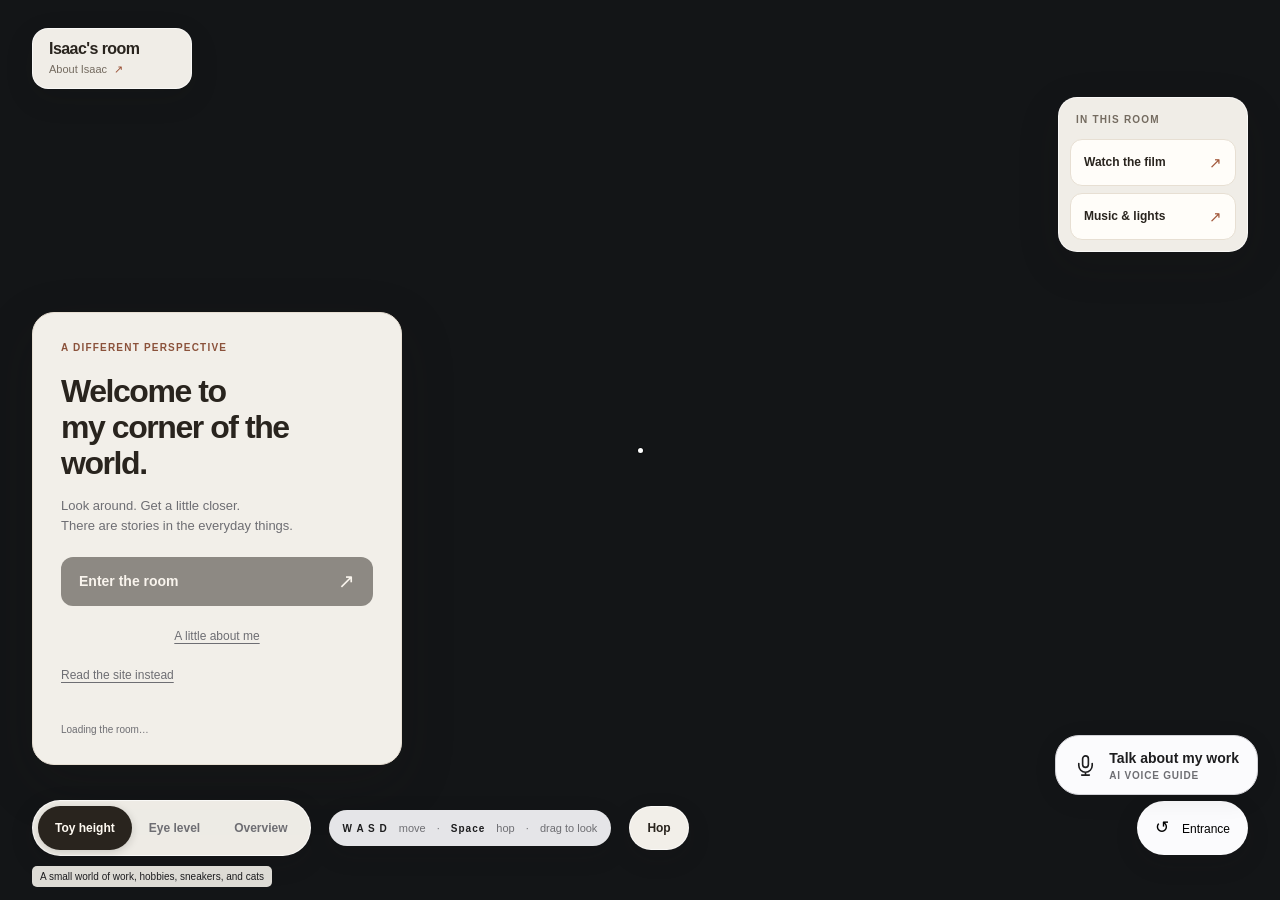
<file: index.html>
<!doctype html>
<html lang="en">
<head>
  <meta charset="utf-8">
  <meta name="viewport" content="width=device-width, initial-scale=1, viewport-fit=cover">
  <meta name="theme-color" content="#fbfbfd">
  <meta name="description" content="Explore Isaac Perez's room from a toy's eye level. Meet Mimi and Charlie, discover his work, and browse the sneaker wall.">
  <meta name="author" content="Isaac Perez">
  <meta property="og:title" content="Isaac Perez — Explore my room">
  <meta property="og:description" content="A first-person room full of stories, shoes, and two roaming cats.">
  <meta property="og:type" content="website">
  <!-- Direct MP4 for compatible link-preview clients; image remains the fallback. -->
  <meta property="og:video" content="https://isaacperez.co/room/media/room-share-v6.mp4">
  <meta property="og:video:secure_url" content="https://isaacperez.co/room/media/room-share-v6.mp4">
  <meta property="og:video:type" content="video/mp4">
  <meta property="og:video:width" content="1280">
  <meta property="og:video:height" content="720">
  <meta property="og:url" content="https://isaacperez.co/">
  <meta property="og:image" content="https://isaacperez.co/room/media/room-share-v6.jpg">
  <meta property="og:image:width" content="1280">
  <meta property="og:image:height" content="720">
  <meta property="og:image:alt" content="Actual interactive room with refined shoes, cloth and baked lighting">
  <meta property="og:site_name" content="Isaac Perez">
  <meta property="og:locale" content="en_US">
  <meta name="twitter:card" content="summary_large_image">
  <meta name="twitter:title" content="Isaac Perez — Explore my room">
  <meta name="twitter:description" content="A first-person room full of stories, shoes, and two roaming cats.">
  <meta name="twitter:image" content="https://isaacperez.co/room/media/room-share-v6.jpg">
  <meta name="twitter:image:alt" content="Actual interactive room with refined shoes, cloth and baked lighting">
  <link rel="canonical" href="https://isaacperez.co/">
  <title>Isaac Perez — Explore my room</title>
  <link rel="icon" href="/favicon.svg" type="image/svg+xml">
  <link rel="apple-touch-icon" href="/apple-touch-icon.png">
  <link rel="stylesheet" href="/room/styles.css">
  <link rel="stylesheet" href="/room/object-play.css">
  <link rel="stylesheet" href="/room/photo-safari.css">
  <link rel="stylesheet" href="/room/cat-play-ui.css">
  <link rel="stylesheet" href="/room/toy-feedback.css">
  <script src="/room/room-config.js?v=6.1" defer></script>
  <script src="/room/portfolio.js" defer></script>
  <script src="/room/monitor-screen.js" defer></script>
  <script src="/room/room-audio.js" defer></script>
  <script src="/room/interface.js?v=6" defer></script>
  <script src="/room/cat-behaviors.js?v=6" defer></script>
  <script src="/room/mimi.js" defer></script>
  <script src="/room/cat-play.js" defer></script>
  <script src="/room/renderer-math.js" defer></script>
  <script src="/room/viewer.js?v=6.1" defer></script>
  <script src="/room/cat-play-ui.js" defer></script>
  <script src="/room/object-play.js" defer></script>
  <script src="/room/photo-safari.js" defer></script>
  <script src="/room/toy-feedback.js" defer></script>
  <link rel="stylesheet" href="/css/voice-assistant.css">
  <script src="/js/voice-assistant.js" data-voice-site="personal" defer></script>
</head>
<body>
  <main id="experience">
    <canvas id="room-canvas" tabindex="0" aria-label="First person 3D room. Drag to look. Use W A S D or arrow keys to move. Space jumps at toy height. E uses a nearby object. Escape releases the mouse."></canvas>
    <header class="topbar">
      <a class="title" href="/about/" aria-label="Read about Isaac Perez"><h1>Isaac's room</h1><p>About Isaac <span aria-hidden="true">↗</span></p></a>
      <button class="actions-toggle" id="actions-toggle" type="button" aria-expanded="false" aria-controls="action-list">Explore <span aria-hidden="true">☰</span></button>
    </header>
    <div class="action-list" id="action-list" role="group" aria-label="Explore room features">
      <p class="action-list-label" aria-hidden="true">In this room</p>
      <button class="round-button" id="film-toggle" aria-haspopup="dialog" type="button">Watch the film</button>
      <button class="round-button" id="cat-play-toggle" aria-expanded="false" aria-controls="cat-play-panel" type="button" hidden>Play with the cats</button>
      <button class="round-button ambience-toggle" id="ambience-toggle" aria-expanded="false" aria-controls="ambience" type="button">Music &amp; lights</button>
    </div>
    <div class="cat-controls" role="group" aria-label="Roaming cats">
      <section id="cat-play-panel" aria-labelledby="cat-play-title" hidden>
        <div class="panel-heading"><div><p class="eyebrow">Mimi &amp; Charlie</p><h2 id="cat-play-title">Say hello.</h2></div><button id="cat-play-close" aria-label="Close cat play">×</button></div>
        <p class="cat-play-intro">They roam on their own. Call them over, give a nearby cat a pet, or roll a ball across the floor.</p>
        <div class="cat-play-row"><strong>Mimi</strong><button data-cat-action="call" data-cat-id="mimi">Call</button><button data-cat-action="pet" data-cat-id="mimi">Pet</button></div>
        <div class="cat-play-row"><strong>Charlie</strong><button data-cat-action="call" data-cat-id="charlie">Call</button><button data-cat-action="pet" data-cat-id="charlie">Pet</button></div>
        <button class="cat-ball-button" id="cat-roll-ball">Roll a ball</button>
        <div class="cat-roam-controls"><button class="round-button" id="mimi-toggle" hidden>Pause Mimi</button><button class="round-button" id="charlie-toggle" hidden>Pause Charlie</button></div>
        <p class="cat-notice" id="mimi-notice" role="status" hidden></p>
        <p class="cat-notice" id="charlie-notice" role="status" hidden></p>
        <p id="cat-play-status" class="cat-play-status" role="status" aria-live="polite">Meet the cats wherever they wander.</p>
      </section>
    </div>
    <aside class="ambience" id="ambience" aria-labelledby="ambience-title" hidden>
      <div class="panel-heading"><div><p class="eyebrow">Make yourself at home</p><h2 id="ambience-title">Set the mood.</h2></div><button id="ambience-close" aria-label="Close music and lights">×</button></div>
      <section aria-labelledby="music-title">
        <div class="control-heading"><h3 id="music-title">On the speakers</h3><button id="music-play" class="music-play" aria-label="Play music">Play</button></div>
        <div class="segmented" role="group" aria-label="Music style"><button data-music-style="lofi" aria-pressed="true">Lofi</button><button data-music-style="house" aria-pressed="false">House</button></div>
        <div class="control-heading"><label for="music-volume">Volume</label><output id="music-volume-value" for="music-volume">20%</output></div>
        <input id="music-volume" type="range" min="0" max="100" value="20" step="1">
        <p id="music-status" class="control-note" role="status">Music starts when you enter.</p>
      </section>
      <section aria-labelledby="lights-title">
        <h3 id="lights-title">Room lighting</h3>
        <div class="segmented" role="group" aria-label="Lighting mood"><button data-light-preset="day" aria-pressed="true">Day</button><button data-light-preset="warm" aria-pressed="false">Warm</button><button data-light-preset="night" aria-pressed="false">Night</button></div>
        <div class="control-heading"><label for="light-daylight">Daylight</label><output id="light-daylight-value" for="light-daylight">100%</output></div>
        <input id="light-daylight" data-light="daylight" type="range" min="0" max="100" value="100">
        <div class="control-heading"><label for="light-lamps">Bedroom lamps</label><output id="light-lamps-value" for="light-lamps">100%</output></div>
        <input id="light-lamps" data-light="lamps" type="range" min="0" max="100" value="100">
        <div class="control-heading"><label for="light-bathroom">Bathroom</label><output id="light-bathroom-value" for="light-bathroom">100%</output></div>
        <input id="light-bathroom" data-light="bathroom" type="range" min="0" max="100" value="100">
        <div class="control-heading"><label for="light-warmth">Lamp warmth</label><output id="light-warmth-value" for="light-warmth">35%</output></div>
        <input id="light-warmth" data-light="warmth" type="range" min="0" max="100" value="35">
      </section>
    </aside>
    <section class="desk-controls" id="desk-controls" aria-labelledby="desk-control-title" hidden>
      <div class="desk-heading"><h2 id="desk-control-title">Desk height</h2><output id="desk-height-value" for="desk-height">100 cm</output></div>
      <div class="desk-presets" role="group" aria-label="Desk position">
        <button data-desk-height="sit" aria-pressed="false">Sit</button>
        <button data-desk-height="stand" aria-pressed="true">Stand</button>
      </div>
      <label class="visually-hidden" for="desk-height">Desk height in centimetres</label>
      <input id="desk-height" type="range" min="0.748" max="0.998" step="0.005" value="0.998" aria-valuetext="100 centimetres" disabled>
      <p id="desk-status" role="status">Adjust your workspace.</p>
    </section>
    <div class="reticle" aria-hidden="true"></div>
    <section class="welcome" id="welcome" aria-labelledby="welcome-title">
      <p class="eyebrow">A different perspective</p>
      <h2 id="welcome-title">Welcome to<br>my corner of the world.</h2>
      <p>Look around. Get a little closer.<br>There are stories in the everyday things.</p>
      <button class="primary" id="enter-room" disabled>Enter the room <span aria-hidden="true">↗</span></button>
      <button class="about-link" id="about-isaac" aria-haspopup="dialog">A little about me</button>
      <a class="about-link" href="/about/">Read the site instead</a>
      <p class="loading" id="loading-status" role="status">Loading the room…</p>
    </section>
    <button class="inspect" id="inspect-object" hidden><kbd>E</kbd> <span>Look closer</span></button>
    <footer class="toolbar">
      <div class="camera-modes" role="group" aria-label="Camera height">
        <button data-camera="toy" aria-pressed="true">Toy height</button>
        <button data-camera="human" aria-pressed="false">Eye level</button>
        <button data-camera="overview" aria-pressed="false">Overview</button>
      </div>
      <p class="movement-hint"><kbd>W A S D</kbd> move <span>·</span> <kbd>Space</kbd> hop <span>·</span> drag to look</p>
      <button class="hop-button" id="jump-button" type="button" aria-label="Hop at toy height">Hop</button>
      <button class="reset" id="reset-view" aria-label="Return to the entrance">↺ <span>Entrance</span></button>
    </footer>
    <p class="mobile-look-hint" aria-hidden="true">Drag the room to look</p>
    <div class="touch-pad" role="group" aria-label="Hold an arrow to move through the room">
      <button data-move="forward" aria-label="Move forward">↑</button>
      <button data-move="left" aria-label="Move left">←</button>
      <span class="touch-pad-center" aria-hidden="true">Move</span>
      <button data-move="back" aria-label="Move backward">↓</button>
      <button data-move="right" aria-label="Move right">→</button>
    </div>
    <p class="study-note">A small world of work, hobbies, sneakers, and cats</p>
    <noscript><p class="no-script">The room needs JavaScript. <a href="/about/">Read about Isaac instead.</a></p></noscript>
    <dialog id="object-dialog" aria-labelledby="object-title">
      <div class="panel-heading"><p class="eyebrow" id="object-kicker">Look closer</p><button id="object-close" aria-label="Close object details">×</button></div>
      <nav class="portfolio-sections" id="portfolio-sections" aria-label="About Isaac" hidden>
        <button data-story="me">Me</button><button data-story="work">Experience</button><button data-story="projects">My company</button>
      </nav>
      <h2 id="object-title"></h2><div id="object-body"></div>
      <div id="portfolio-contact" hidden></div>
    </dialog>
  </main>
</body>
</html>
</file>
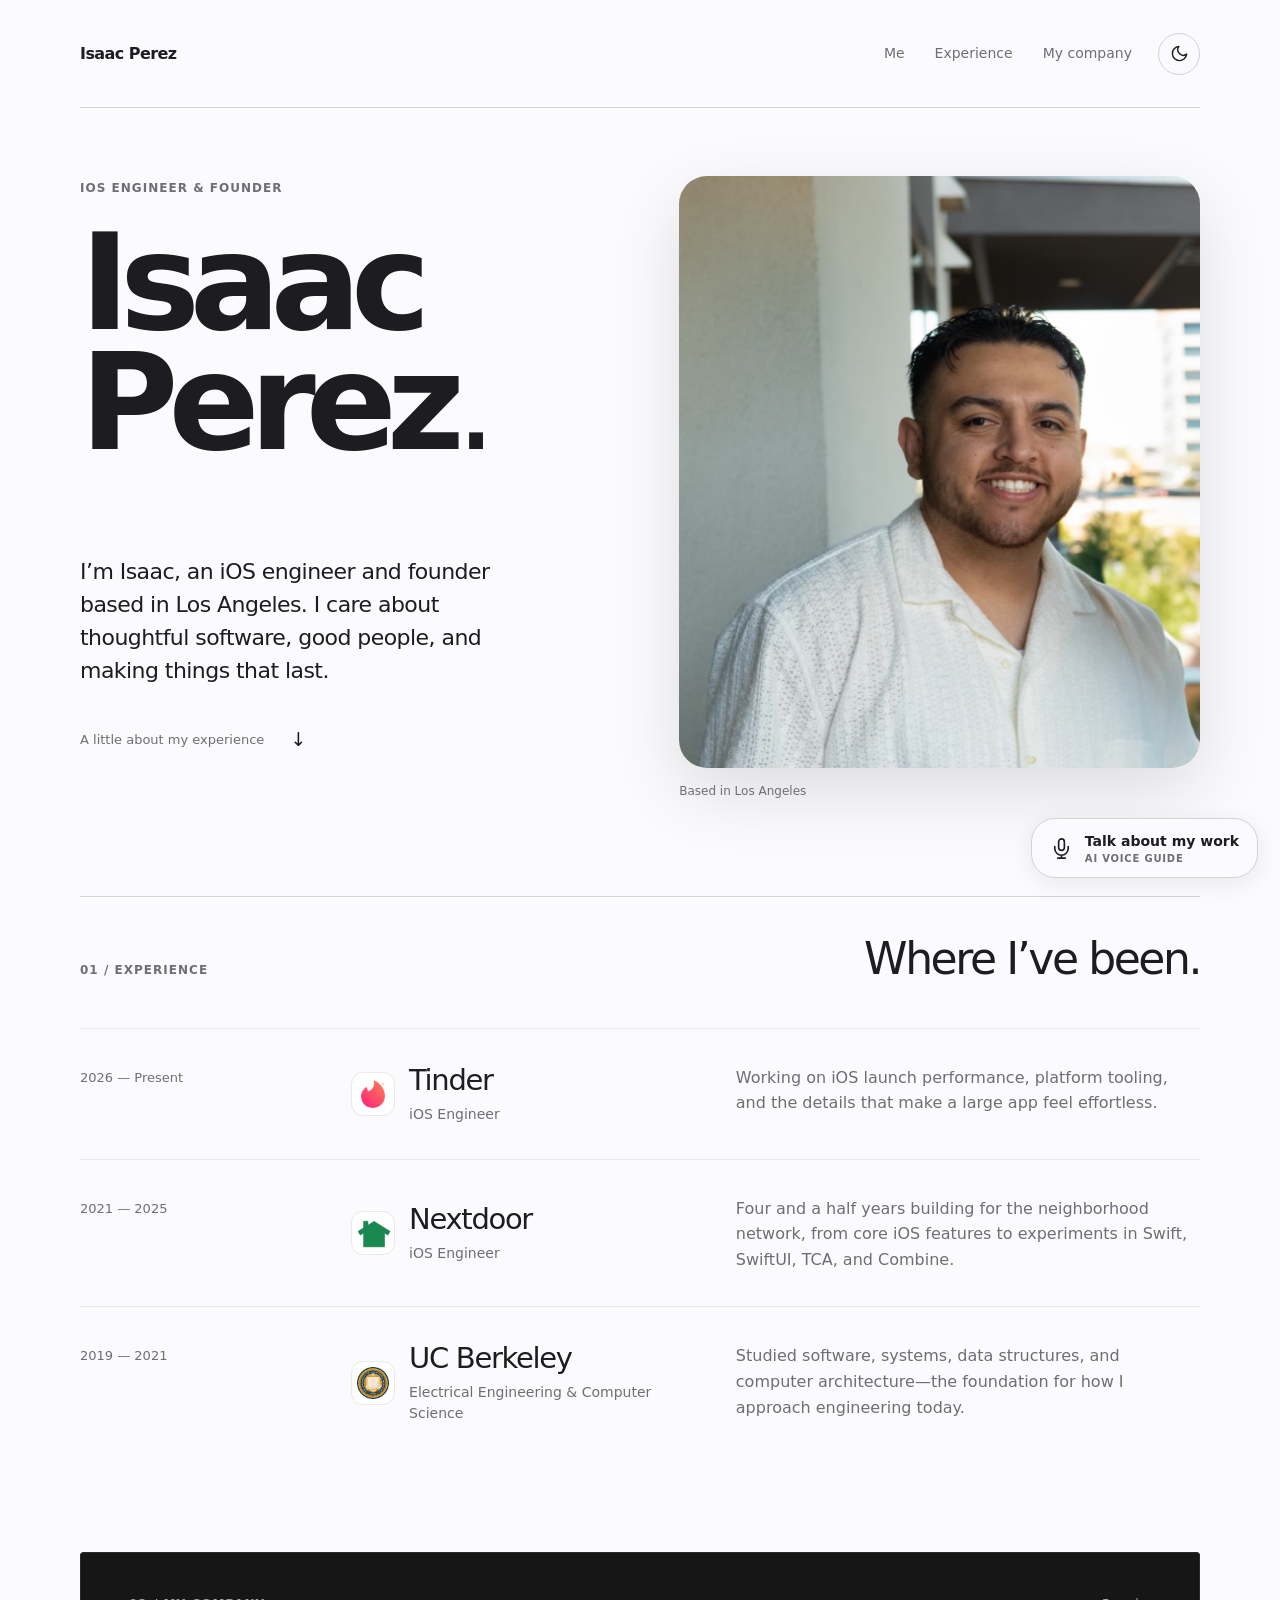
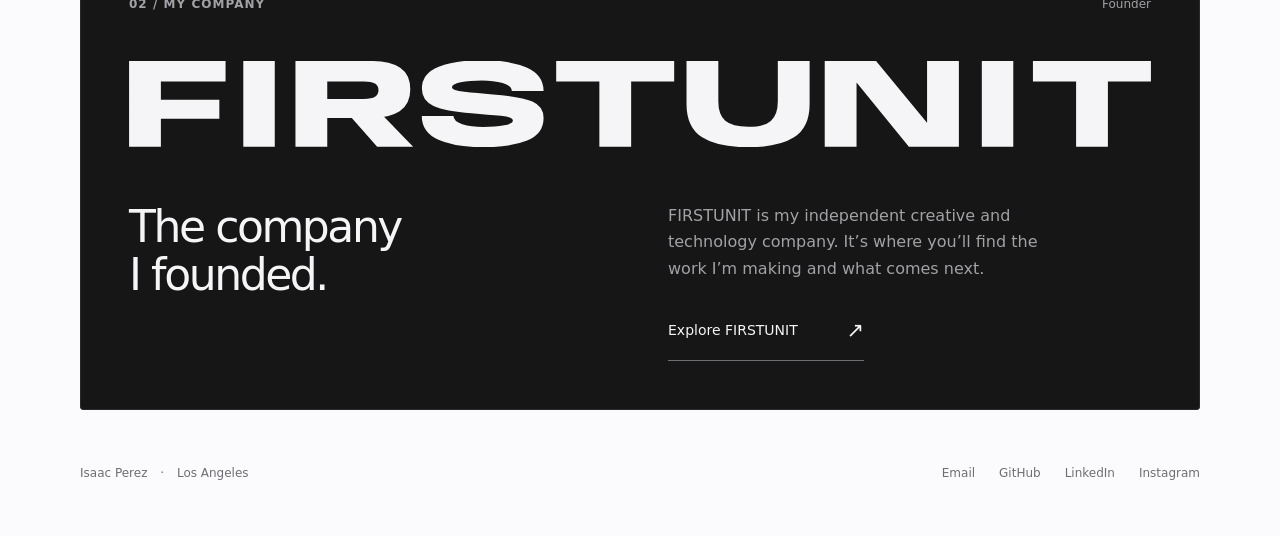
<file: about/index.html>
<!DOCTYPE html>
<html lang="en">
<head>
  <meta charset="UTF-8">
  <meta name="viewport" content="width=device-width, initial-scale=1.0, viewport-fit=cover">
  <meta name="theme-color" media="(prefers-color-scheme: light)" content="#fbfbfd">
  <meta name="theme-color" media="(prefers-color-scheme: dark)" content="#000000">
  <meta name="description" content="Isaac Perez — iOS engineer and founder based in Los Angeles. A little about me, my experience, and my company.">
  <meta name="author" content="Isaac Perez">
  <meta property="og:title" content="Isaac Perez — iOS engineer &amp; founder">
  <meta property="og:description" content="A little about me, my experience, and my company. Based in Los Angeles.">
  <meta property="og:type" content="website">
  <meta property="og:url" content="https://isaacperez.co/about/">
  <meta property="og:image" content="https://isaacperez.co/og-home.jpg">
  <meta property="og:image:width" content="1200">
  <meta property="og:image:height" content="630">
  <meta property="og:image:alt" content="Isaac Perez, iOS engineer and founder, Los Angeles — isaacperez.co">
  <meta property="og:site_name" content="Isaac Perez">
  <meta property="og:locale" content="en_US">
  <meta name="twitter:card" content="summary_large_image">
  <meta name="twitter:title" content="Isaac Perez — iOS engineer &amp; founder">
  <meta name="twitter:description" content="A little about me, my experience, and my company. Based in Los Angeles.">
  <meta name="twitter:image" content="https://isaacperez.co/og-home.jpg">
  <meta name="twitter:image:alt" content="Isaac Perez, iOS engineer and founder, Los Angeles — isaacperez.co">
  <link rel="canonical" href="https://isaacperez.co/about/">
  <link rel="icon" href="/favicon.svg" type="image/svg+xml">
  <link rel="apple-touch-icon" href="/apple-touch-icon.png">
  <title>Isaac Perez — iOS engineer &amp; founder</title>

  <!-- Prevent flash of wrong theme -->
  <script>
    (function () {
      try {
        var t = localStorage.getItem('theme');
        if (t) document.documentElement.setAttribute('data-theme', t);
      } catch (e) { /* Theme still works when storage is unavailable. */ }
    })();
  </script>

  <link rel="stylesheet" href="/css/personal.css">

  <!-- Structured Data: the same facts the page renders -- role, city, employer,
       university, company, profiles -- in a form a search engine can read, so
       "Isaac Perez" resolves to one entity across this site, GitHub and LinkedIn.
       The Organization @id matches the one /photo/pricing/ already cites. Only
       what is visible on the page belongs in here; no ratings, no aggregates.
       Editing this block changes its CSP hash in vercel.json -- see AGENTS.md. -->
  <script type="application/ld+json">
  {
    "@context": "https://schema.org",
    "@graph": [
      {
        "@type": "Person",
        "@id": "https://isaacperez.co/#isaac",
        "name": "Isaac Perez",
        "jobTitle": "iOS Engineer",
        "url": "https://isaacperez.co/",
        "image": "https://isaacperez.co/isaac.JPG",
        "address": {
          "@type": "PostalAddress",
          "addressLocality": "Los Angeles",
          "addressRegion": "CA",
          "addressCountry": "US"
        },
        "worksFor": { "@type": "Organization", "name": "Tinder", "url": "https://tinder.com" },
        "alumniOf": { "@type": "CollegeOrUniversity", "name": "University of California, Berkeley", "url": "https://www.berkeley.edu" },
        "sameAs": [
          "https://github.com/IsaacAPerez",
          "https://linkedin.com/in/isaacabelperez",
          "https://www.instagram.com/isaacabelperez"
        ]
      },
      {
        "@type": "Organization",
        "@id": "https://firstunit.io/#organization",
        "name": "FIRSTUNIT",
        "url": "https://firstunit.io",
        "founder": { "@id": "https://isaacperez.co/#isaac" }
      }
    ]
  }
  </script>
  <link rel="stylesheet" href="/css/voice-assistant.css">
  <script src="/js/voice-assistant.js" data-voice-site="personal" defer></script>
</head>
<body id="top">
  <a class="skip-link" href="#about">Skip to content</a>
  <header class="site-header page-width">
    <a class="personal-name" href="/" aria-label="Explore Isaac's room">Isaac Perez</a>
    <nav aria-label="Main navigation">
      <a href="#about">Me</a>
      <a href="#experience">Experience</a>
      <a href="#firstunit">My company</a>
    </nav>
    <button class="theme-toggle" id="themeToggle" type="button" aria-label="Switch color theme" hidden>
      <svg class="icon-moon" viewBox="0 0 24 24" fill="none" stroke="currentColor" stroke-width="1.8" stroke-linecap="round" stroke-linejoin="round" aria-hidden="true"><path d="M21 12.79A9 9 0 1 1 11.21 3A7 7 0 0 0 21 12.79Z"/></svg>
      <svg class="icon-sun" viewBox="0 0 24 24" fill="none" stroke="currentColor" stroke-width="1.8" stroke-linecap="round" stroke-linejoin="round" aria-hidden="true"><circle cx="12" cy="12" r="4"/><path d="M12 2v2m0 16v2M2 12h2m16 0h2M4.93 4.93l1.42 1.42m11.3 11.3 1.42 1.42M4.93 19.07l1.42-1.42m11.3-11.3 1.42-1.42"/></svg>
    </button>
  </header>

  <main class="page-width">
    <section class="intro" id="about" tabindex="-1" aria-labelledby="intro-heading">
      <div class="intro-heading" data-reveal>
        <p class="eyebrow">iOS engineer &amp; founder</p>
        <h1 id="intro-heading">Isaac<br>Perez<span class="name-period">.</span></h1>
      </div>
      <figure class="portrait" data-reveal data-reveal-delay="100">
        <div class="portrait-frame">
          <!-- AVIF first, JPEG second: the portrait is this page's LCP element and
               its single biggest asset. Same pixels, 68KB against 131KB. isaac.JPG
               stays the <img> src because it is also the Person image in the JSON-LD
               above and the only thing a browser without AVIF (Safari 15 and older)
               can read. Re-export BOTH from the same source if the photo changes. -->
          <picture>
            <source type="image/avif" srcset="/isaac.avif">
            <img src="/isaac.JPG" alt="Isaac Perez smiling outdoors" width="1056" height="1200" fetchpriority="high">
          </picture>
        </div>
        <!-- No ↗ here: this caption is not a link, and ↗ is this site's external-link
             marker everywhere else it appears (the FIRSTUNIT link below, the band caption
             on /photo/pricing/). On a caption that never changes the cursor and has no
             click target, it read as a broken link. -->
        <figcaption><span>Based in Los Angeles</span></figcaption>
      </figure>
      <div class="intro-copy" data-reveal data-reveal-delay="160">
        <p>I’m Isaac, an iOS engineer and founder based in Los Angeles. I care about thoughtful software, good people, and making things that last.</p>
        <a class="text-link" href="#experience">A little about my experience <span aria-hidden="true">↓</span></a>
      </div>
    </section>

    <section class="experience" id="experience" aria-labelledby="experience-heading">
      <span class="legacy-anchor" id="work" aria-hidden="true"></span>
      <div class="section-heading" data-reveal>
        <p class="eyebrow">01 / Experience</p>
        <h2 id="experience-heading">Where I’ve been.</h2>
      </div>
      <div class="experience-list">
        <article class="experience-row" data-reveal>
          <p class="experience-date">2026 — Present</p>
          <div class="experience-role">
            <span class="employer-icon employer-icon-tinder"><img src="/tinderLogo.png" alt="" width="24" height="28" loading="lazy"></span>
            <div>
              <h3>Tinder</h3>
              <p>iOS Engineer</p>
            </div>
          </div>
          <p class="experience-copy">Working on iOS launch performance, platform tooling, and the details that make a large app feel effortless.</p>
        </article>
        <article class="experience-row" data-reveal data-reveal-delay="80">
          <p class="experience-date">2021 — 2025</p>
          <div class="experience-role">
            <span class="employer-icon employer-icon-nextdoor"><img src="/ndLogo.webp" alt="" width="44" height="44" loading="lazy"></span>
            <div>
              <h3>Nextdoor</h3>
              <p>iOS Engineer</p>
            </div>
          </div>
          <p class="experience-copy">Four and a half years building for the neighborhood network, from core iOS features to experiments in Swift, SwiftUI, TCA, and Combine.</p>
        </article>
        <article class="experience-row" data-reveal data-reveal-delay="160">
          <p class="experience-date">2019 — 2021</p>
          <div class="experience-role experience-role-education">
            <span class="employer-icon employer-icon-berkeley"><img src="/berkeley-seal.png" alt="" width="32" height="32" loading="lazy"></span>
            <div>
              <h3>UC Berkeley</h3>
              <p>Electrical Engineering &amp; Computer Science</p>
            </div>
          </div>
          <p class="experience-copy">Studied software, systems, data structures, and computer architecture—the foundation for how I approach engineering today.</p>
        </article>
      </div>
    </section>

    <section class="company" id="firstunit" aria-labelledby="company-heading" data-reveal>
      <div class="company-topline">
        <p class="eyebrow">02 / My company</p>
        <span class="company-role">Founder</span>
      </div>
      <svg class="company-wordmark" role="img" aria-label="FIRSTUNIT" xmlns="http://www.w3.org/2000/svg" viewBox="0 0 11901.29 1000" fill="currentColor"><!-- FIRSTUNIT interim wordmark. Anybody wdth 150 / wght 800, tracking -38. Cut once from the base; C (cap height) = 1000 units. Replaced in place by the drawn mark. --><path transform="translate(-80.86,1000) scale(0.740741,-0.740741)" d="M109.1630859375 0H609.1552734375V442.150390625H1528.234375V740.05029296875H609.1552734375V1029.2548828125H1626.17578125V1350H109.1630859375Z"/><path transform="translate(1159.14,1000) scale(0.740741,-0.740741)" d="M231.03759765625 0H725.7578125V1350H231.03759765625Z"/><path transform="translate(1833.21,1000) scale(0.740741,-0.740741)" d="M141.21337890625 0H641.20556640625V452.93701171875H1325.3642578125Q1612.5107421875 452.93701171875 1779.594482421875 560.874267578125Q1946.67822265625 668.8115234375 1946.67822265625 901.58984375Q1946.67822265625 1136.12548828125 1788.381103515625 1243.062744140625Q1630.083984375 1350 1360.5107421875 1350H141.21337890625ZM1425.807373046875 0H1991.548583984375L1377.389404296875 635.15478515625H867.882568359375ZM641.20556640625 754.3515625V1029.2548828125H1217.9248046875Q1337.3974609375 1029.2548828125 1391.92041015625 996.095947265625Q1446.443359375 962.93701171875 1446.443359375 891.0458984375Q1446.443359375 821.15478515625 1392.92041015625 787.753173828125Q1339.3974609375 754.3515625 1217.9248046875 754.3515625Z"/><path transform="translate(3336.18,1000) scale(0.740741,-0.740741)" d="M1071.48974609375 -6Q1496.69482421875 -6 1755.050537109375 98.966552734375Q2013.40625 203.93310546875 2013.40625 453.25537109375Q2013.40625 634.82861328125 1837.674072265625 711.765869140625Q1661.94189453125 788.703125 1216.07568359375 824.28466796875Q959.45654296875 845.322265625 765.879150390625 866.510498046875Q572.3017578125 887.69873046875 572.3017578125 937.53125Q572.3017578125 985.36376953125 709.31005859375 1015.18798828125Q846.318359375 1045.01220703125 1047.1298828125 1045.01220703125Q1227.58154296875 1045.01220703125 1370.37646484375 1003.24658203125Q1513.17138671875 961.48095703125 1513.17138671875 878.18408203125H2013.40625Q2013.40625 1129.15478515625 1746.477294921875 1246.577392578125Q1479.54833984375 1364 1054.1591796875 1364Q631.439453125 1364 365.811767578125 1259.246826171875Q100.18408203125 1154.49365234375 100.18408203125 916.443359375Q100.18408203125 726.08349609375 283.460205078125 643.146240234375Q466.736328125 560.208984375 878.72802734375 530.14208984375Q1151.6484375 506.983154296875 1341.196533203125 489.2196044921875Q1530.74462890625 471.4560546875 1530.74462890625 414.59423828125Q1530.74462890625 364.03369140625 1393.857666015625 338.5107421875Q1256.970703125 312.98779296875 1065.339111328125 312.98779296875Q872.9794921875 312.98779296875 734.94189453125 356.845458984375Q596.904296875 400.703125 596.904296875 484H98.4267578125Q98.4267578125 226.5439453125 360.083740234375 110.27197265625Q621.74072265625 -6 1071.48974609375 -6Z"/><path transform="translate(4882.10,1000) scale(0.740741,-0.740741)" d="M803.47265625 0H1303.46484375V1029.2548828125H1979.908203125V1350H124.78662109375V1029.2548828125H803.47265625Z"/><path transform="translate(6388.03,1000) scale(0.740741,-0.740741)" d="M1108.71142578125 -6Q1585.908203125 -6 1831.176025390625 149.907958984375Q2076.44384765625 305.81591796875 2076.44384765625 673.50634765625V1349.75732421875H1576.45166015625V715.8662109375Q1576.45166015625 501.54833984375 1466.953857421875 408.146728515625Q1357.4560546875 314.7451171875 1108.71142578125 314.7451171875Q859.966796875 314.7451171875 750.468994140625 409.025390625Q640.97119140625 503.3056640625 640.97119140625 715.8662109375V1349.75732421875H140.97900390625V673.50634765625Q140.97900390625 305.81591796875 386.246826171875 149.907958984375Q631.5146484375 -6 1108.71142578125 -6Z"/><path transform="translate(7997.66,1000) scale(0.740741,-0.740741)" d="M141.21337890625 0H641.20556640625V1006.1669921875H644.962890625L1464.4599609375 0H2250.35205078125V1350H1750.35986328125V377.22216796875H1749.481201171875L948.193359375 1350H141.21337890625Z"/><path transform="translate(9760.62,1000) scale(0.740741,-0.740741)" d="M231.03759765625 0H725.7578125V1350H231.03759765625Z"/><path transform="translate(10434.69,1000) scale(0.740741,-0.740741)" d="M803.47265625 0H1303.46484375V1029.2548828125H1979.908203125V1350H124.78662109375V1029.2548828125H803.47265625Z"/></svg>
      <div class="company-content">
        <h2 id="company-heading">The company<br>I founded.</h2>
        <div>
          <p>FIRSTUNIT is my independent creative and technology company. It’s where you’ll find the work I’m making and what comes next.</p>
          <a class="company-link" href="https://firstunit.io" target="_blank" rel="noopener noreferrer">Explore FIRSTUNIT <span aria-hidden="true">↗</span></a>
        </div>
      </div>
    </section>
  </main>

  <footer class="site-footer page-width" id="contact" aria-label="Contact" data-reveal>
    <p>Isaac Perez <span aria-hidden="true">·</span> Los Angeles</p>
    <nav aria-label="Contact and social links">
      <a href="mailto:iperez2435@gmail.com">Email</a>
      <a href="https://github.com/IsaacAPerez" target="_blank" rel="me noopener noreferrer">GitHub</a>
      <a href="https://linkedin.com/in/isaacabelperez" target="_blank" rel="me noopener noreferrer">LinkedIn</a>
      <a href="https://www.instagram.com/isaacabelperez" target="_blank" rel="me noopener noreferrer">Instagram</a>
    </nav>
  </footer>
  <script src="/js/personal.js" defer></script>
</body>
</html>
</file>
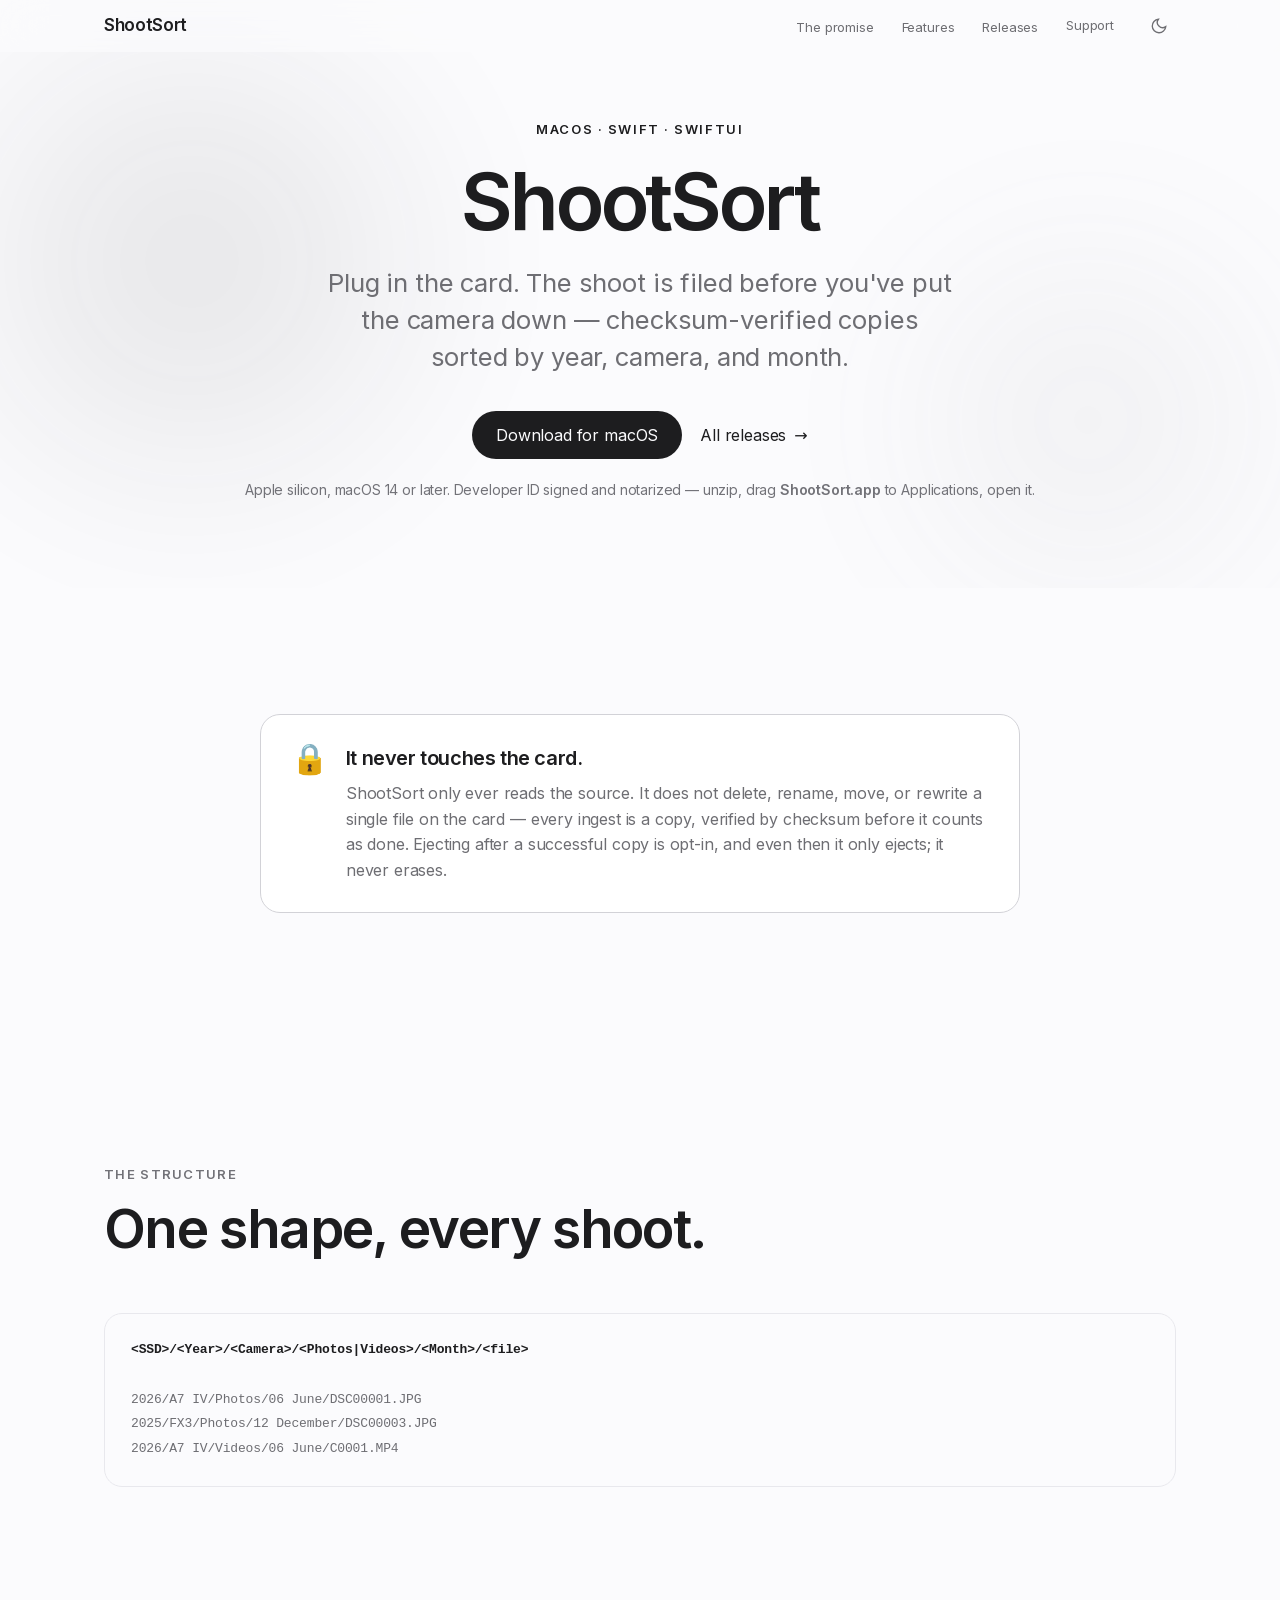
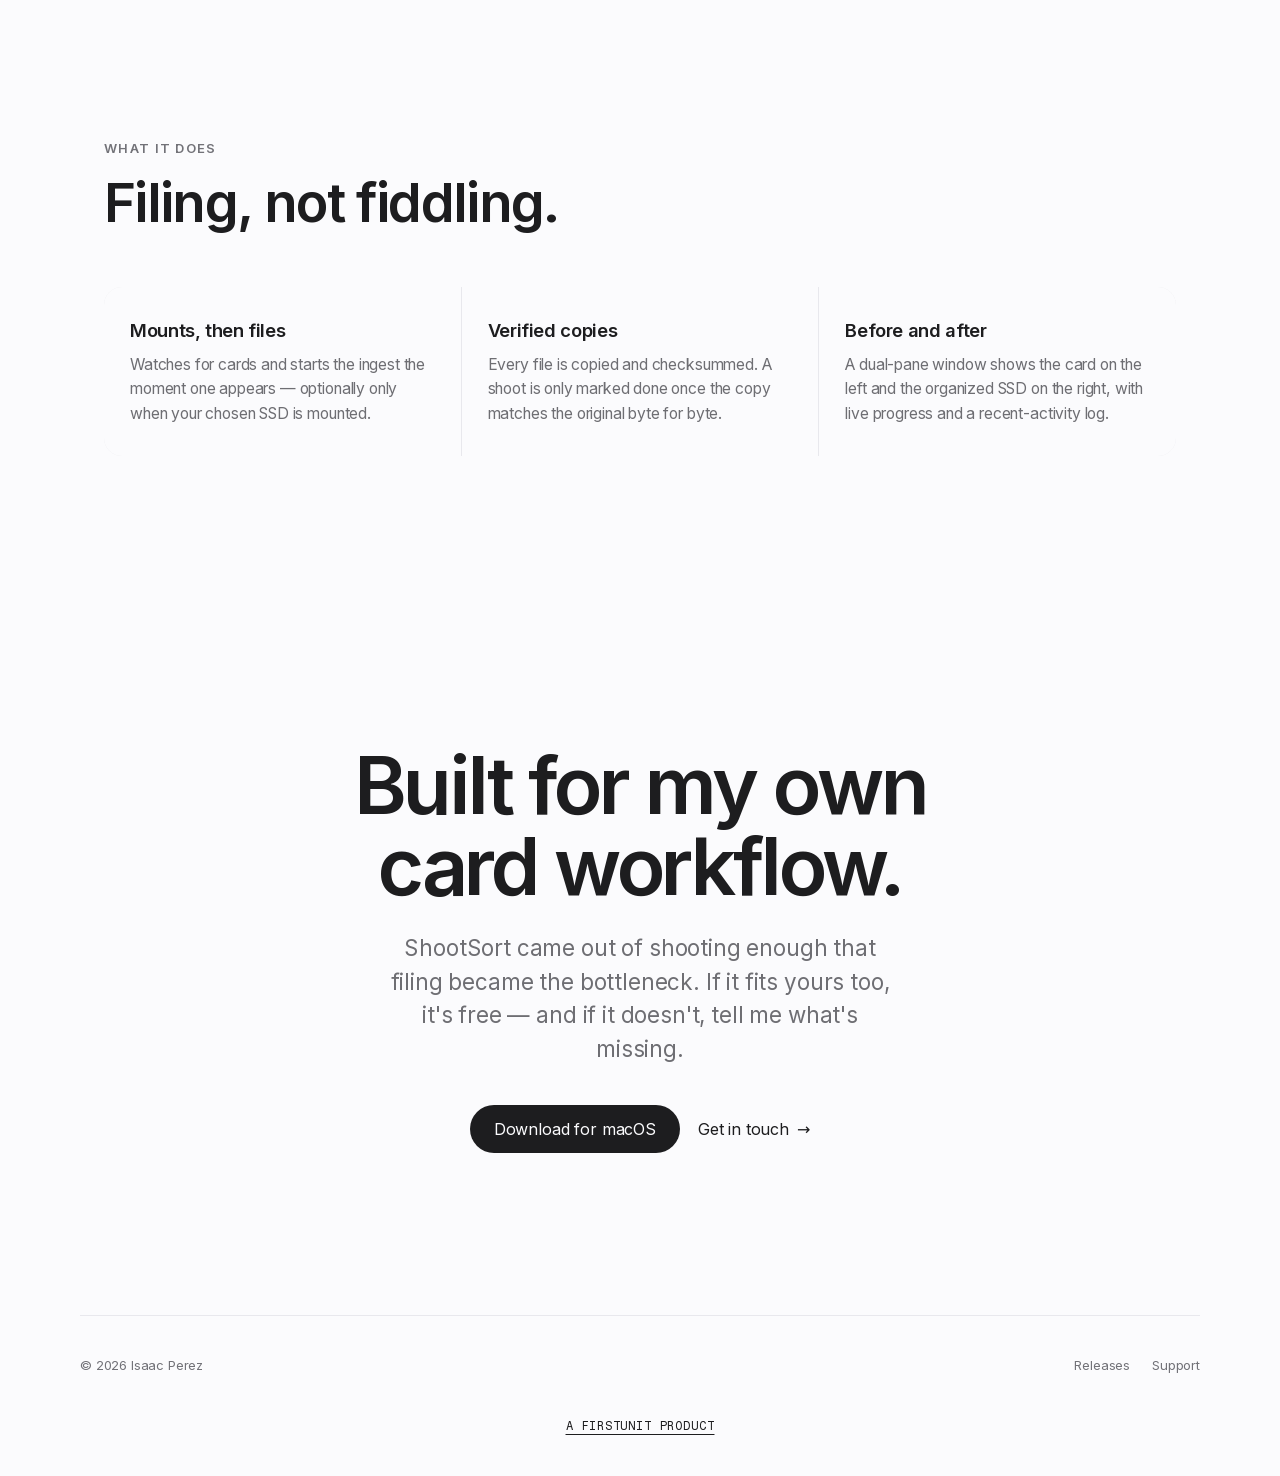
<file: shootsort/index.html>
<!DOCTYPE html>
<html lang="en">
<head>
  <meta charset="UTF-8">
  <meta name="viewport" content="width=device-width, initial-scale=1.0, viewport-fit=cover">
  <meta name="theme-color" media="(prefers-color-scheme: light)" content="#fbfbfd">
  <meta name="theme-color" media="(prefers-color-scheme: dark)" content="#000000">
  <meta name="description" content="ShootSort — a macOS app that files a shoot the moment the card mounts. Verified copies sorted by year, camera, and month. It never touches the card.">
  <meta name="author" content="Isaac Perez">

  <!-- Open Graph -->
  <meta property="og:title" content="ShootSort — file a shoot the moment the card mounts">
  <meta property="og:description" content="A macOS app that copies SD-card media onto an SSD, checksum-verified and sorted by year, camera, and month. It never writes to the card.">
  <meta property="og:type" content="website">
  <!-- Direct MP4 for compatible link-preview clients; image remains the fallback. -->
  <meta property="og:video" content="https://isaacperez.co/media/share/shootsort-share-v1.mp4">
  <meta property="og:video:secure_url" content="https://isaacperez.co/media/share/shootsort-share-v1.mp4">
  <meta property="og:video:type" content="video/mp4">
  <meta property="og:video:width" content="1200">
  <meta property="og:video:height" content="630">
  <meta property="og:url" content="https://isaacperez.co/shootsort/">
  <meta property="og:image" content="https://isaacperez.co/og-shootsort.png">
  <meta property="og:image:width" content="1200">
  <meta property="og:image:height" content="630">
  <meta property="og:image:alt" content="ShootSort for macOS, beside the folder tree it writes: year, camera, photos or videos, month.">
  <meta property="og:site_name" content="Isaac Perez">
  <meta property="og:locale" content="en_US">

  <!-- Twitter Card -->
  <meta name="twitter:card" content="summary_large_image">
  <meta name="twitter:title" content="ShootSort — file a shoot the moment the card mounts">
  <meta name="twitter:description" content="A macOS app that copies SD-card media onto an SSD, checksum-verified and sorted by year, camera, and month. It never writes to the card.">
  <meta name="twitter:image" content="https://isaacperez.co/og-shootsort.png">
  <meta name="twitter:image:alt" content="ShootSort for macOS, beside the folder tree it writes: year, camera, photos or videos, month.">

  <link rel="canonical" href="https://isaacperez.co/shootsort/">
  <link rel="icon" href="/favicon.svg" type="image/svg+xml">
  <link rel="apple-touch-icon" href="/apple-touch-icon.png">
  <title>ShootSort — Verified photo and video offloads</title>

  <!-- Prevent flash of wrong theme -->
  <script>
    (function () {
      var root = document.documentElement;
      /* css/site.css hides [data-reveal] only under .js, so the content is
         visible unless the motion layer is really running. Set before first
         paint so there is no flash, then dropped again if js/site.js has not
         reported in -- which covers it being blocked, 404ing, or hanging. */
      root.classList.add('js');
      setTimeout(function () {
        if (!root.classList.contains('site-ready')) root.classList.remove('js');
      }, 2000);
      try {
        var t = localStorage.getItem('theme');
        if (t) root.setAttribute('data-theme', t);
      } catch (e) { /* Theme still works when storage is unavailable. */ }
    })();
  </script>

  <link rel="stylesheet" href="/css/site.css">
  <link rel="stylesheet" href="/css/firstunit-attribution.css">

  <style>
    /* Page-scoped: ShootSort is a single page and does not earn a stylesheet. */
    .ss-hero { min-height: 62svh; padding-top: 120px; padding-bottom: 88px; }
    .ss-hero .hero-title { font-size: clamp(2.6rem, 8vw, 5rem); }
    .ss-hero .hero-sub { max-width: 640px; }

    .ss-note { margin-top: 20px; font-size: 14px; color: var(--text-3); }

    .ss-promise {
      display: flex;
      gap: 18px;
      align-items: flex-start;
      max-width: 760px;
      margin: 0 auto;
      padding: 28px 30px;
      border: 1px solid var(--line);
      border-radius: 20px;
      background: var(--card, transparent);
    }
    .ss-promise .glyph { font-size: 30px; line-height: 1; flex-shrink: 0; }
    /* h2, not h3: the promise card is a top-level section of this page and the
       size here is typography, not outline level. As an h3 after the h1 it
       implied a level-2 section that does not exist. */
    .ss-promise h2 { font-size: 1.25rem; font-weight: 700; letter-spacing: -0.02em; margin-bottom: 8px; }
    .ss-promise p { color: var(--text-2); line-height: 1.6; }

    .ss-tree {
      overflow-x: auto;
      padding: 24px 26px;
      border: 1px solid var(--line-soft);
      border-radius: 18px;
      /* Installed faces only: the tree is four lines of ASCII, and the
         webfont that used to set it was 31KB -- 2.75x the rest of this page. */
      font-family: ui-monospace, SFMono-Regular, 'SF Mono', Menlo, Consolas, monospace;
      font-size: 13px;
      line-height: 1.9;
      color: var(--text-2);
      white-space: pre;
      margin: 0;
    }
    .ss-tree b { color: var(--text); font-weight: 600; }

    .ss-grid { display: grid; grid-template-columns: repeat(3, 1fr); gap: 1px; background: var(--line-soft); border-radius: 18px; overflow: hidden; }
    .ss-cell { background: var(--bg); padding: 30px 26px; }
    .ss-cell h3 { font-size: 1.15rem; font-weight: 700; letter-spacing: -0.02em; margin-bottom: 8px; }
    .ss-cell p { font-size: 0.98rem; color: var(--text-2); line-height: 1.55; }

    @media (max-width: 860px) {
      .ss-grid { grid-template-columns: 1fr; }
      .ss-promise { flex-direction: column; gap: 12px; }
    }
  </style>
</head>
<body>
  <a class="skip-link" href="#top">Skip to content</a>

  <!-- ShootSort product navigation. Personal navigation stays on /about/. -->
  <header>
    <nav class="nav" id="nav" aria-label="Main navigation">
      <div class="nav-inner">
        <a href="/shootsort/" class="nav-brand">ShootSort</a>
        <div class="nav-end">
          <ul class="nav-links" id="navLinks">
            <li><a href="#promise">The promise</a></li>
            <li><a href="#features">Features</a></li>
            <li><a href="https://github.com/IsaacAPerez/ShootSort-releases/releases">Releases</a></li>
          </ul>
          <a href="mailto:shootsort@firstunit.io" class="nav-cta">Support</a>
          <button class="theme-btn" id="themeToggle" type="button" aria-label="Toggle theme" hidden>
            <svg class="icon-moon" viewBox="0 0 24 24" fill="none" stroke="currentColor" stroke-width="1.8"><path d="M21 12.79A9 9 0 1 1 11.21 3 7 7 0 0 0 21 12.79z"/></svg>
            <svg class="icon-sun" viewBox="0 0 24 24" fill="none" stroke="currentColor" stroke-width="1.8"><circle cx="12" cy="12" r="4.5"/><line x1="12" y1="1.5" x2="12" y2="4"/><line x1="12" y1="20" x2="12" y2="22.5"/><line x1="3.5" y1="3.5" x2="5.3" y2="5.3"/><line x1="18.7" y1="18.7" x2="20.5" y2="20.5"/><line x1="1.5" y1="12" x2="4" y2="12"/><line x1="20" y1="12" x2="22.5" y2="12"/><line x1="3.5" y1="20.5" x2="5.3" y2="18.7"/><line x1="18.7" y1="5.3" x2="20.5" y2="3.5"/></svg>
          </button>
          <button class="nav-toggle" id="navToggle" type="button" aria-controls="navLinks" aria-expanded="false" aria-label="Open menu" hidden>
            <span class="nav-toggle-bars" aria-hidden="true"></span>
          </button>
        </div>
      </div>
    </nav>
  </header>

  <main id="top" tabindex="-1">
    <!-- ==================== HERO ==================== -->
    <header class="hero ss-hero">
      <div class="hero-bg"><span class="b1"></span><span class="b2"></span></div>
      <div class="hero-inner" id="heroInner">
        <p class="hero-eyebrow" data-reveal>macOS · Swift · SwiftUI</p>
        <h1 class="hero-title" id="heroTitle"><span class="w">ShootSort</span></h1>
        <p class="hero-sub" data-reveal style="--d:520ms">
          Plug in the card. The shoot is filed before you've put the camera down —
          checksum-verified copies sorted by year, camera, and month.
        </p>
        <div class="hero-actions" data-reveal style="--d:640ms">
          <a href="https://github.com/IsaacAPerez/ShootSort-releases/releases/latest/download/ShootSort.zip" class="btn btn-pill">Download for macOS</a>
          <a href="https://github.com/IsaacAPerez/ShootSort-releases/releases" target="_blank" rel="noopener" class="btn btn-text">All releases <span class="arrow" aria-hidden="true">→</span></a>
        </div>
        <p class="ss-note" data-reveal style="--d:760ms">
          Apple silicon, macOS 14 or later. Developer ID signed and notarized —
          unzip, drag <b>ShootSort.app</b> to Applications, open it.
        </p>
      </div>
    </header>

    <!-- ==================== THE PROMISE ==================== -->
    <section class="sec-pad" id="promise">
      <div class="wrap">
        <div class="ss-promise" data-reveal>
          <span class="glyph" aria-hidden="true">🔒</span>
          <div>
            <h2>It never touches the card.</h2>
            <p>
              ShootSort only ever reads the source. It does not delete, rename, move,
              or rewrite a single file on the card — every ingest is a copy, verified
              by checksum before it counts as done. Ejecting after a successful copy is
              opt-in, and even then it only ejects; it never erases.
            </p>
          </div>
        </div>
      </div>
    </section>

    <!-- ==================== STRUCTURE ==================== -->
    <section class="sec-pad" id="structure">
      <div class="wrap">
        <div class="sec-head" data-reveal>
          <p class="eyebrow">The structure</p>
          <h2 class="sec-title">One shape, every shoot.</h2>
        </div>
        <pre class="ss-tree" data-reveal tabindex="0" role="region" aria-label="The folder tree ShootSort writes: SSD, then year, then camera, then Photos or Videos, then month, then the file — with three example paths."><b>&lt;SSD&gt;/&lt;Year&gt;/&lt;Camera&gt;/&lt;Photos|Videos&gt;/&lt;Month&gt;/&lt;file&gt;</b>

2026/A7 IV/Photos/06 June/DSC00001.JPG
2025/FX3/Photos/12 December/DSC00003.JPG
2026/A7 IV/Videos/06 June/C0001.MP4</pre>
      </div>
    </section>

    <!-- ==================== WHAT IT DOES ==================== -->
    <section class="sec-pad" id="features">
      <div class="wrap">
        <div class="sec-head" data-reveal>
          <p class="eyebrow">What it does</p>
          <h2 class="sec-title">Filing, not fiddling.</h2>
        </div>
        <div class="ss-grid" data-reveal>
          <div class="ss-cell">
            <h3>Mounts, then files</h3>
            <p>Watches for cards and starts the ingest the moment one appears — optionally only when your chosen SSD is mounted.</p>
          </div>
          <div class="ss-cell">
            <h3>Verified copies</h3>
            <p>Every file is copied and checksummed. A shoot is only marked done once the copy matches the original byte for byte.</p>
          </div>
          <div class="ss-cell">
            <h3>Before and after</h3>
            <p>A dual-pane window shows the card on the left and the organized SSD on the right, with live progress and a recent-activity log.</p>
          </div>
        </div>
      </div>
    </section>

    <!-- ==================== CTA ==================== -->
    <section class="contact wrap">
      <h2 data-reveal>Built for my own<br>card workflow.</h2>
      <p data-reveal style="--d:120ms">ShootSort came out of shooting enough that filing became the bottleneck. If it fits yours too, it's free — and if it doesn't, tell me what's missing.</p>
      <div class="hero-actions" data-reveal style="--d:220ms">
        <a href="https://github.com/IsaacAPerez/ShootSort-releases/releases/latest/download/ShootSort.zip" class="btn btn-pill">Download for macOS</a>
        <a href="mailto:shootsort@firstunit.io" class="btn btn-text">Get in touch <span class="arrow" aria-hidden="true">→</span></a>
      </div>
    </section>
  </main>

  <!-- Product links and maker attribution; legal copyright remains accurate. -->
  <footer class="foot wrap">
    <small>© 2026 Isaac Perez</small>
    <div class="foot-links">
      <a href="https://github.com/IsaacAPerez/ShootSort-releases/releases">Releases</a>
      <a href="mailto:shootsort@firstunit.io">Support</a>
    </div>
    <div class="product-footer-credit"><a class="firstunit-attribution" href="https://firstunit.io">A FIRSTUNIT PRODUCT</a></div>
  </footer>

  <script src="/js/site.js" defer></script>
</body>
</html>
</file>
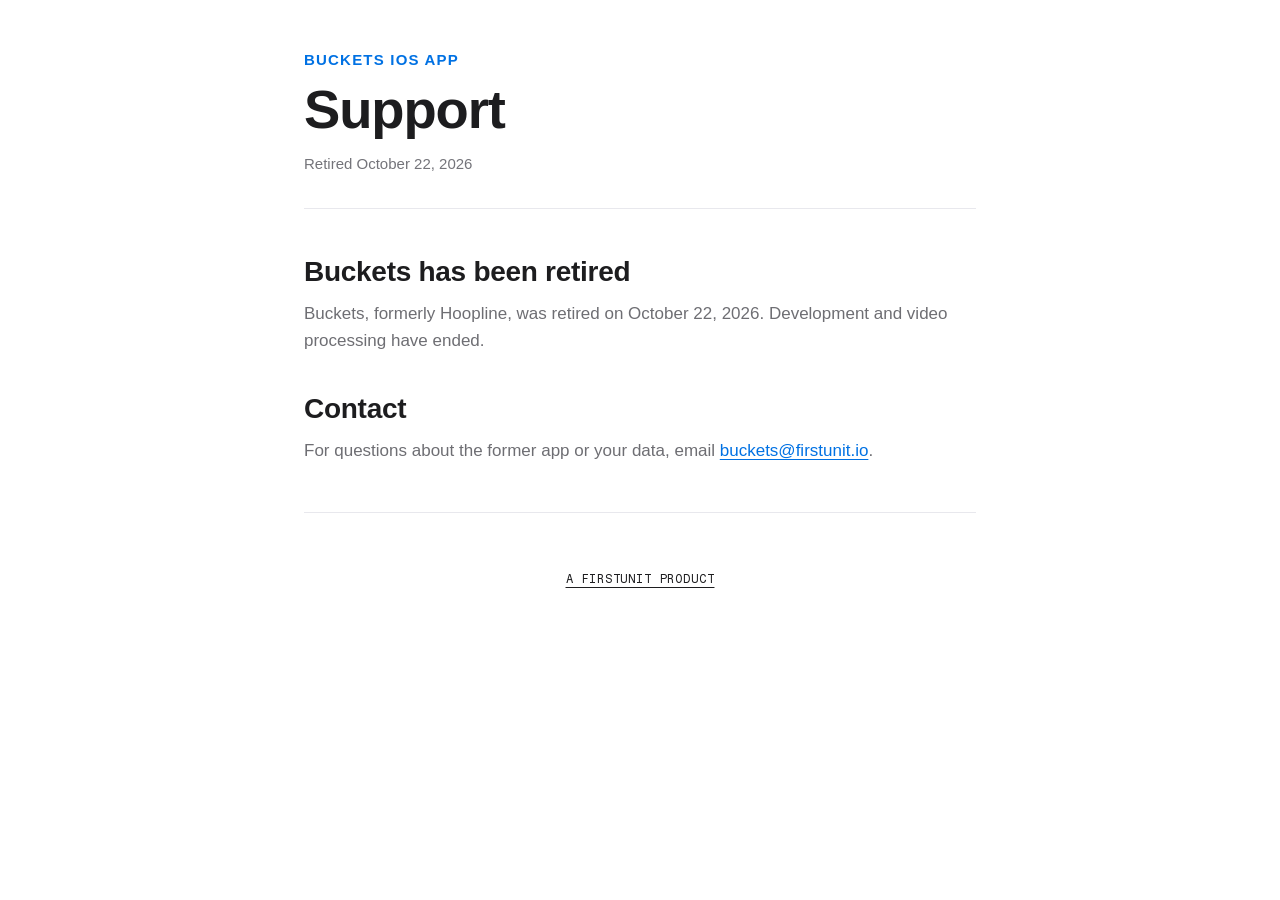
<file: buckets/support/index.html>
<!DOCTYPE html>
<html lang="en">
<head>
  <meta charset="UTF-8">
  <meta name="viewport" content="width=device-width, initial-scale=1.0">
  <meta name="theme-color" media="(prefers-color-scheme: light)" content="#ffffff">
  <meta name="theme-color" media="(prefers-color-scheme: dark)" content="#1d1d1f">
  <meta name="description" content="Buckets was retired on October 22, 2026. Contact support about the former app.">
  <meta name="author" content="Isaac Perez">
  <meta name="robots" content="index, follow">

  <!-- Open Graph. These pages are reached deep-linked from an App Store
       listing or in-app Settings, never via the homepage, so the share
       bubble is the whole first impression. Values mirror the title,
       description and canonical above -- keep the four in step. -->
  <meta property="og:title" content="Support — Buckets">
  <meta property="og:description" content="Buckets was retired on October 22, 2026. Contact support about the former app.">
  <meta property="og:type" content="article">
  <meta property="og:url" content="https://isaacperez.co/buckets/support/">
  <meta property="og:site_name" content="Isaac Perez">
  <meta property="og:locale" content="en_US">
  <meta name="twitter:card" content="summary">

  <link rel="canonical" href="https://isaacperez.co/buckets/support/">
  <link rel="icon" href="/favicon.svg" type="image/svg+xml">
  <link rel="apple-touch-icon" href="/apple-touch-icon.png">

  <title>Support — Buckets</title>

  <script>
    (function() {
      try {
        const savedTheme = localStorage.getItem('theme');
        if (savedTheme) {
          document.documentElement.setAttribute('data-theme', savedTheme);
        }
      } catch (error) { /* Theme still works when storage is unavailable. */ }
    })();
  </script>

  <link rel="stylesheet" href="/css/legal.css">
  <link rel="stylesheet" href="/css/firstunit-attribution.css">
</head>
<body>
  <main class="legal-container">
    <header class="legal-header">
      <div class="legal-eyebrow">Buckets iOS App</div>
      <h1 class="legal-title">Support</h1>
      <p class="legal-meta">Retired October 22, 2026</p>
    </header>

    <article class="legal-content">
      <h2>Buckets has been retired</h2>
      <p>
        Buckets, formerly Hoopline, was retired on October 22, 2026.
        Development and video processing have ended.
      </p>

      <h2>Contact</h2>
      <p>
        For questions about the former app or your data, email
        <a href="mailto:buckets@firstunit.io">buckets@firstunit.io</a>.
      </p>
    </article>

    <footer class="legal-footer">
      <div class="product-footer-credit"><a class="firstunit-attribution" href="https://firstunit.io">A FIRSTUNIT PRODUCT</a></div>
    </footer>
  </main>
</body>
</html>
</file>
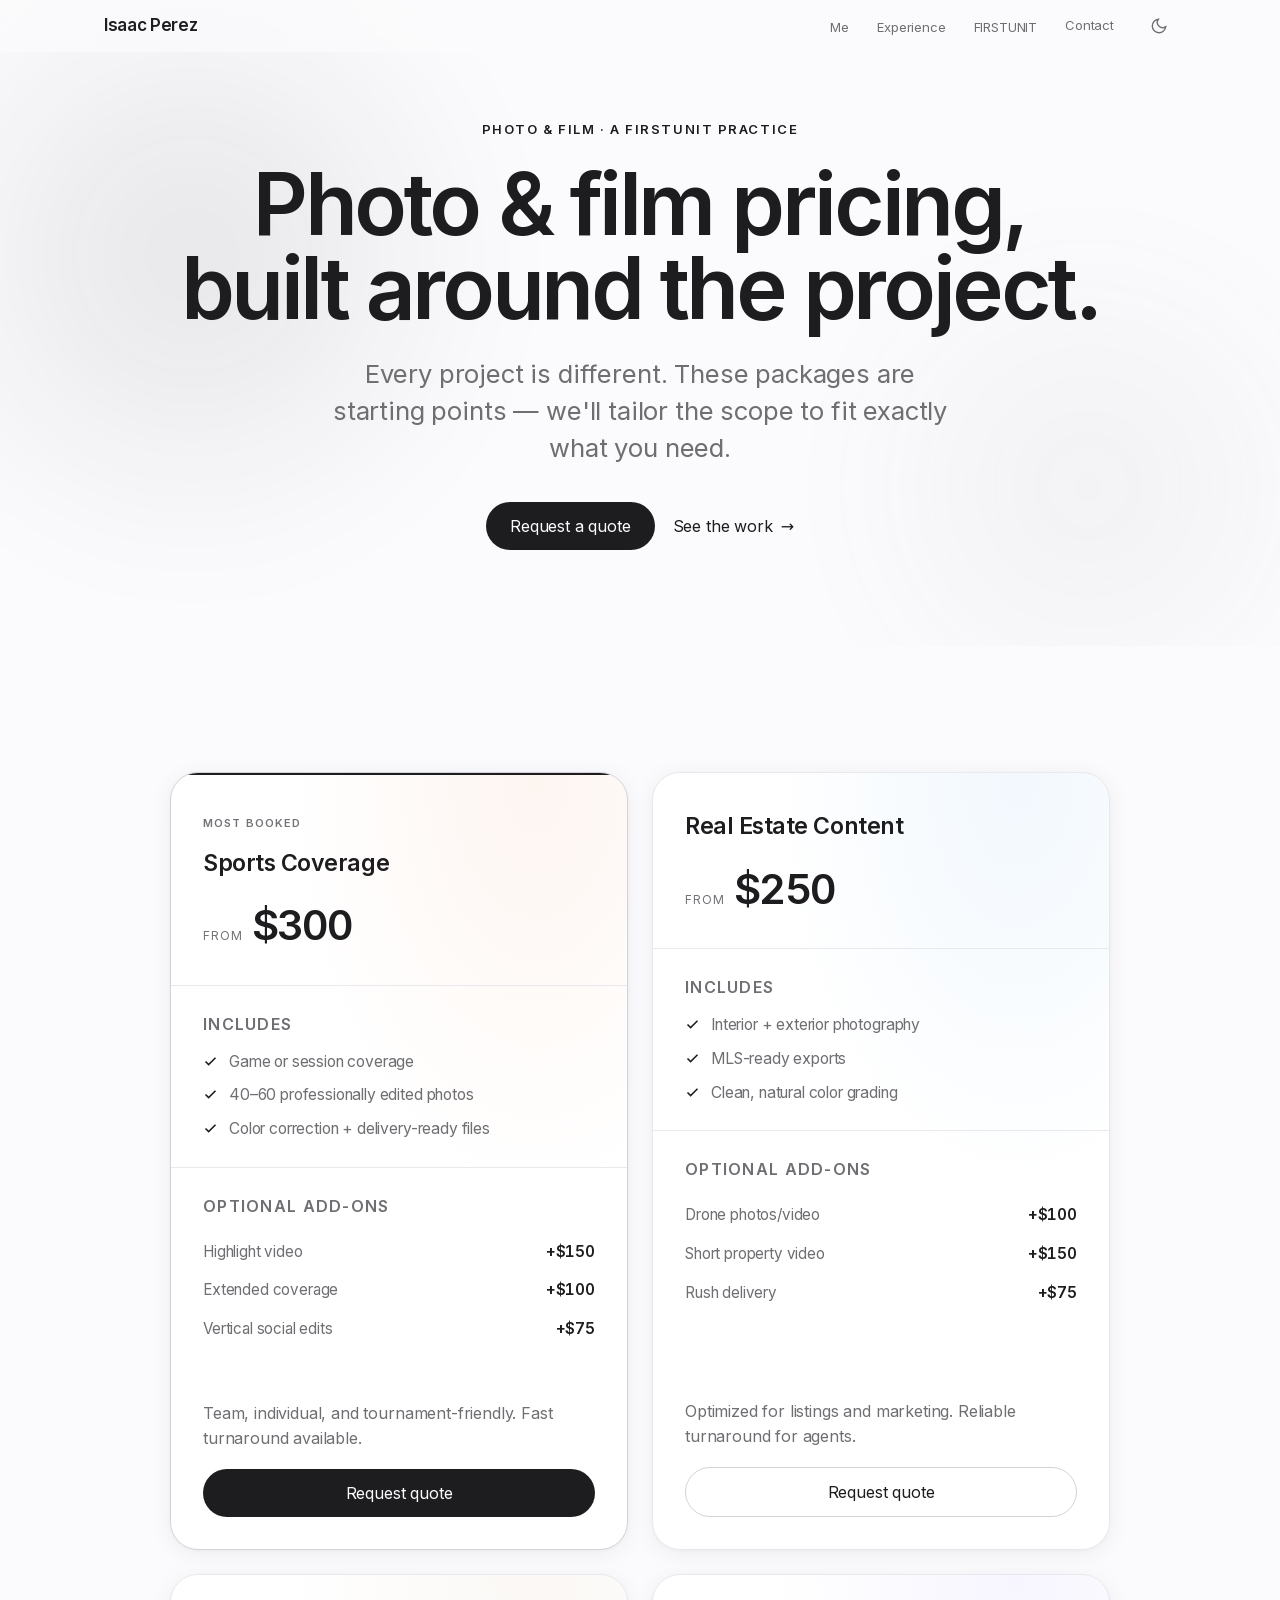
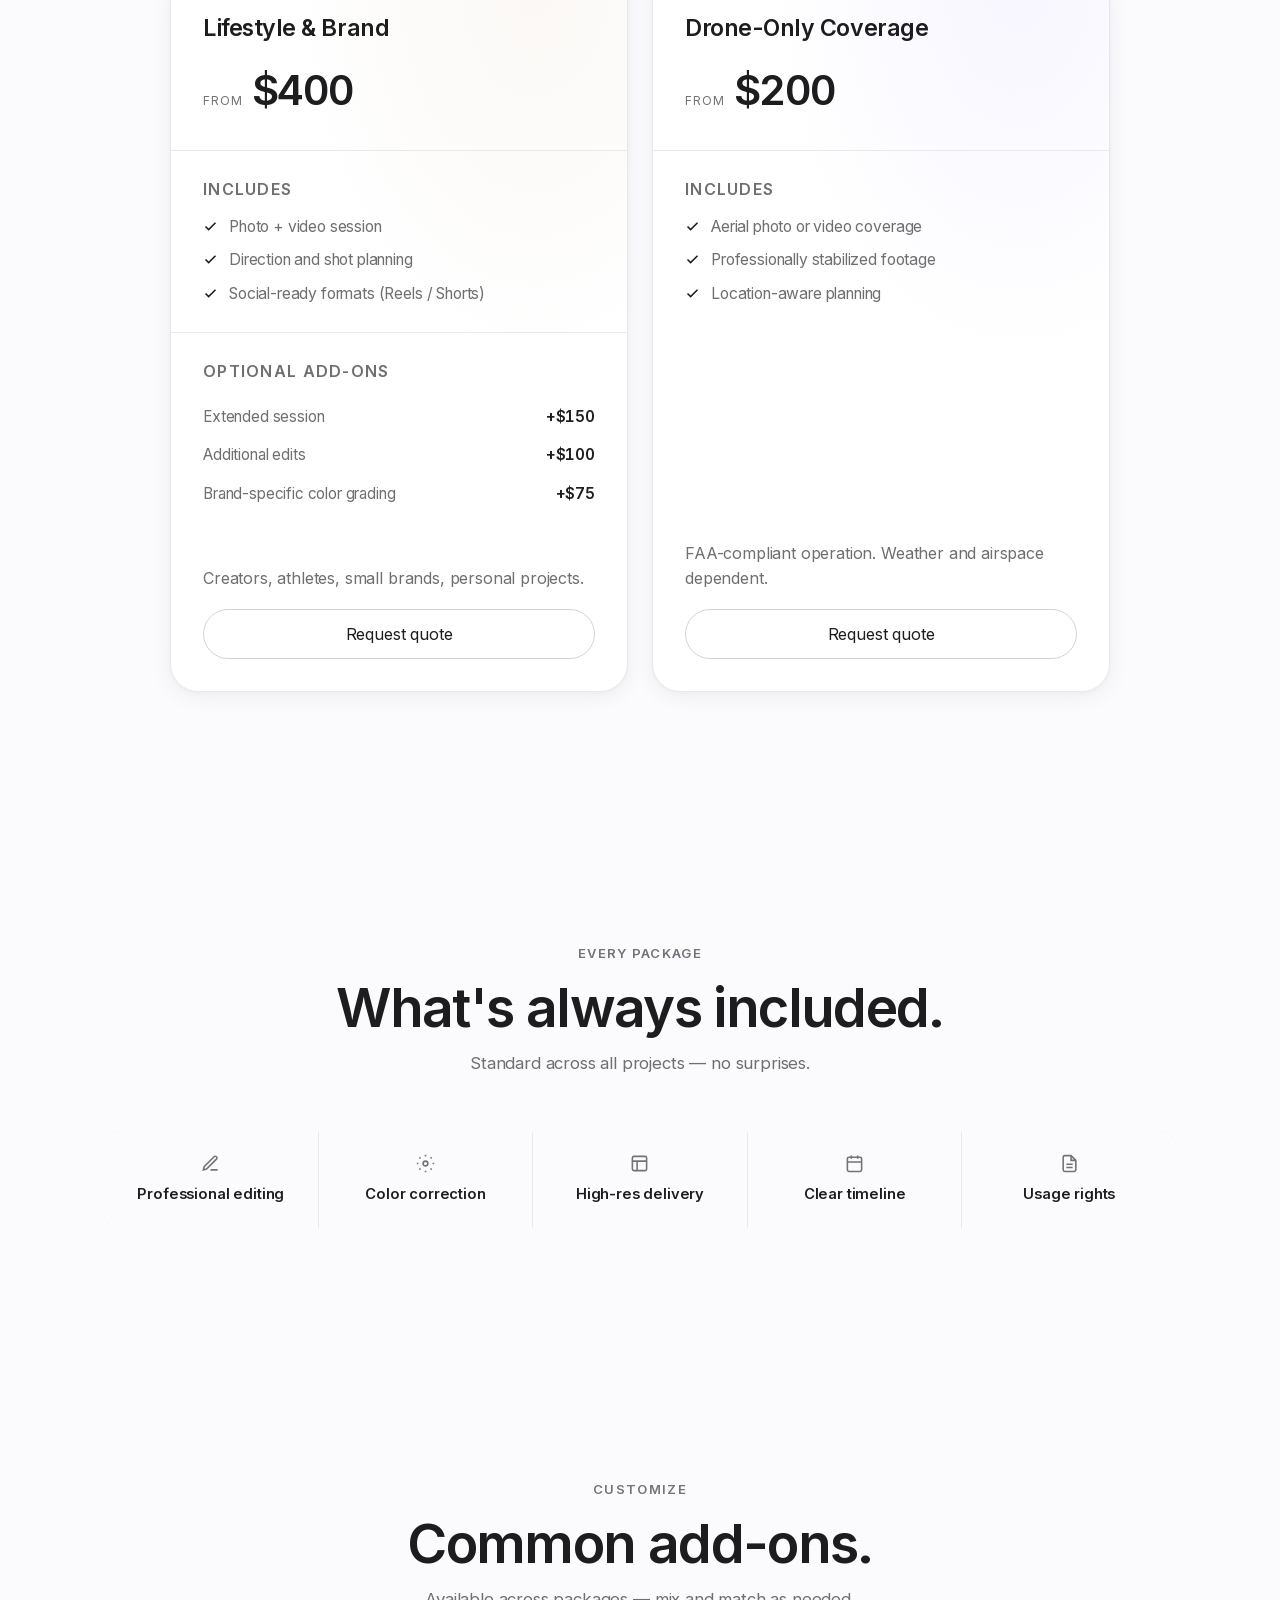
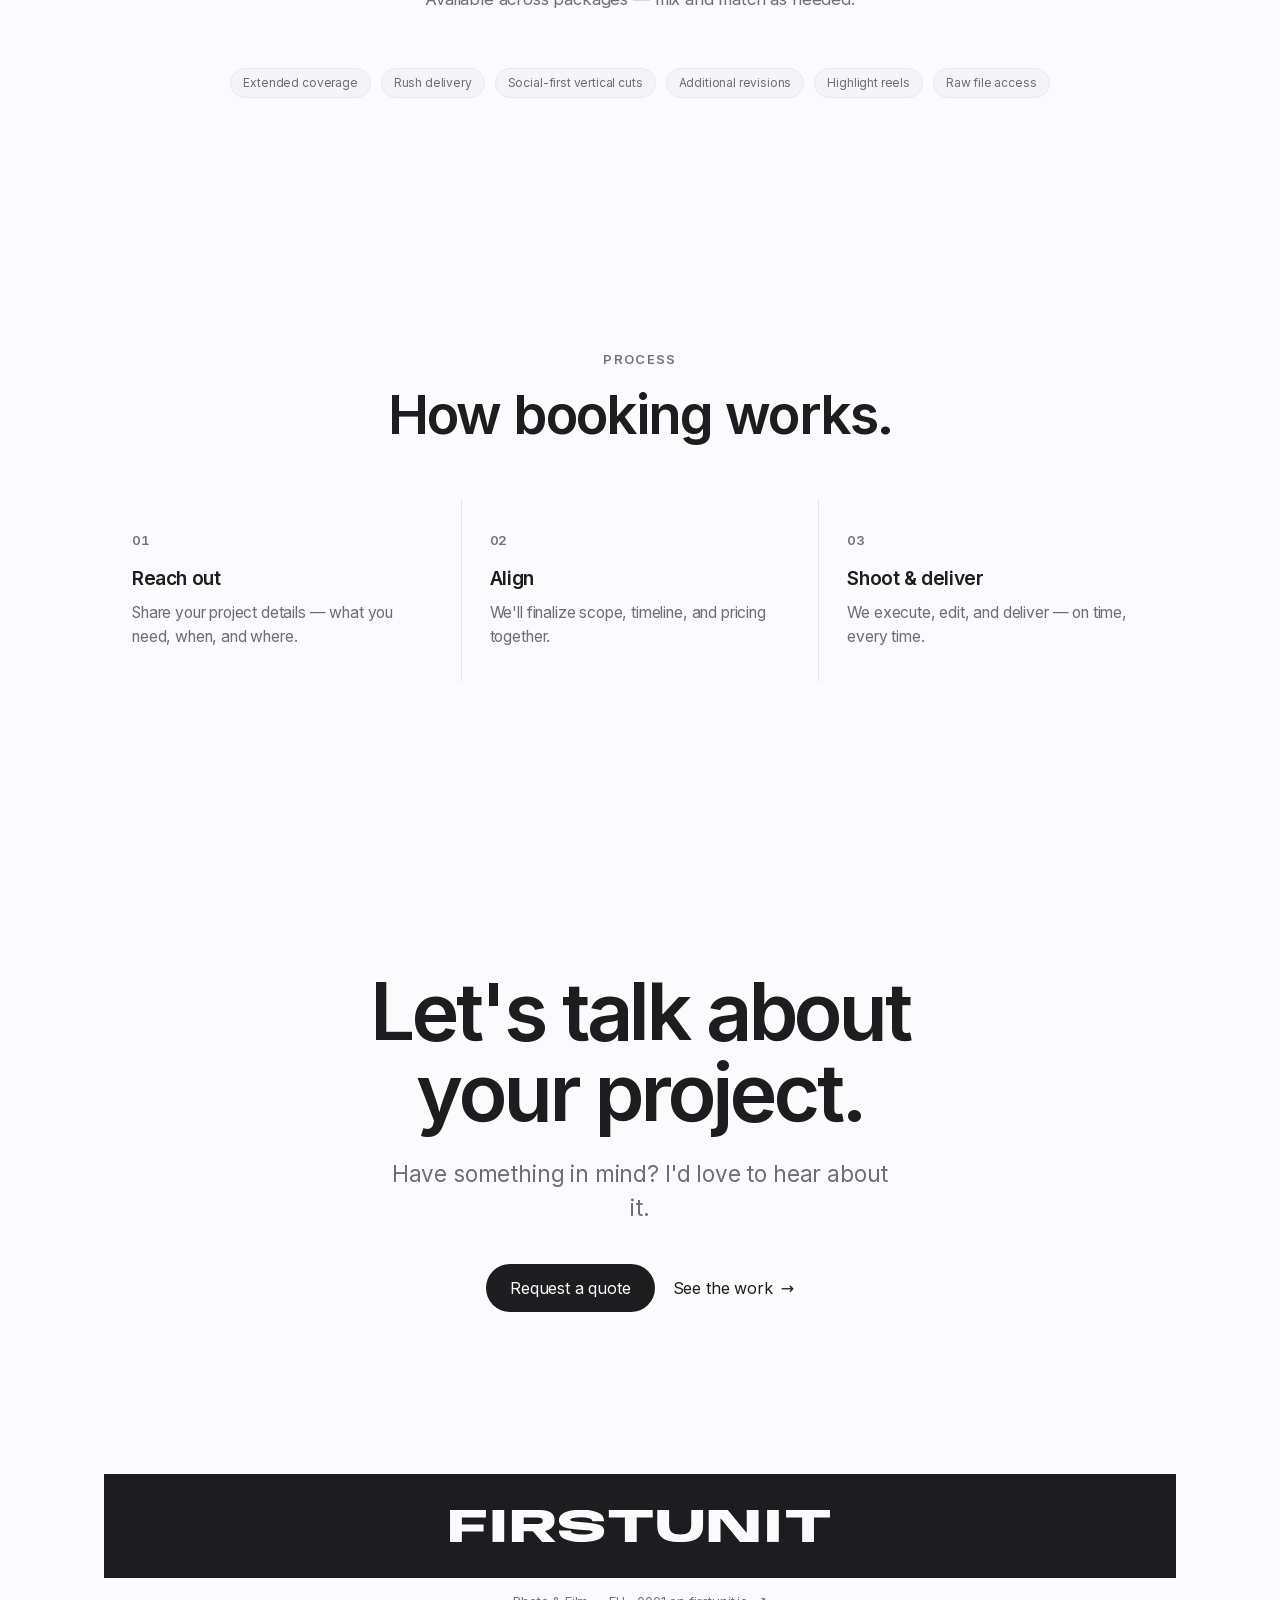
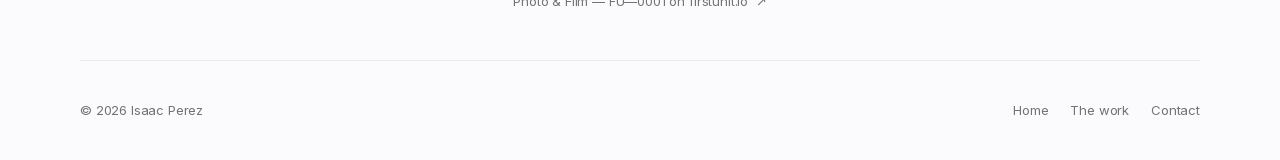
<file: photo/pricing/index.html>
<!DOCTYPE html>
<html lang="en">
<head>
  <meta charset="UTF-8">
  <meta name="viewport" content="width=device-width, initial-scale=1.0, viewport-fit=cover">
  <meta name="theme-color" media="(prefers-color-scheme: light)" content="#fbfbfd">
  <meta name="theme-color" media="(prefers-color-scheme: dark)" content="#000000">
  <meta name="description" content="Photo & film pricing — simple, transparent packages for sports, real estate, and lifestyle work in Los Angeles. Starting at $200.">
  <meta name="author" content="Isaac Perez">

  <!-- Open Graph -->
  <meta property="og:title" content="Photo & Film Pricing — Isaac Perez">
  <meta property="og:description" content="Simple, transparent pricing — built around the project, not the clock.">
  <meta property="og:type" content="website">
  <meta property="og:url" content="https://isaacperez.co/photo/pricing/">
  <meta property="og:image" content="https://isaacperez.co/og-photo-pricing.png">
  <meta property="og:image:width" content="1200">
  <meta property="og:image:height" content="630">
  <meta property="og:image:alt" content="Photo & film pricing, beside the four packages: Sports Coverage, Real Estate Content, Lifestyle & Brand, Drone-Only Coverage.">
  <meta property="og:site_name" content="Isaac Perez">
  <meta property="og:locale" content="en_US">

  <!-- Twitter Card -->
  <meta name="twitter:card" content="summary_large_image">
  <meta name="twitter:title" content="Photo & Film Pricing — Isaac Perez">
  <meta name="twitter:description" content="Simple, transparent pricing — built around the project, not the clock.">
  <meta name="twitter:image" content="https://isaacperez.co/og-photo-pricing.png">
  <meta name="twitter:image:alt" content="Photo & film pricing, beside the four packages: Sports Coverage, Real Estate Content, Lifestyle & Brand, Drone-Only Coverage.">

  <link rel="canonical" href="https://isaacperez.co/photo/pricing/">
  <link rel="icon" href="/favicon.svg" type="image/svg+xml">
  <link rel="apple-touch-icon" href="/apple-touch-icon.png">
  <title>Photo &amp; Film Pricing — Isaac Perez</title>

  <!-- Prevent flash of wrong theme -->
  <script>
    (function () {
      var root = document.documentElement;
      /* css/site.css hides [data-reveal] only under .js, so the content is
         visible unless the motion layer is really running. Set before first
         paint so there is no flash, then dropped again if js/site.js has not
         reported in -- which covers it being blocked, 404ing, or hanging. */
      root.classList.add('js');
      setTimeout(function () {
        if (!root.classList.contains('site-ready')) root.classList.remove('js');
      }, 2000);
      try {
        var t = localStorage.getItem('theme');
        if (t) root.setAttribute('data-theme', t);
      } catch (e) { /* Theme still works when storage is unavailable. */ }
    })();
  </script>

  <link rel="stylesheet" href="/css/site.css">
  <link rel="stylesheet" href="/css/photo.css">

  <!-- Structured Data: the four packages priced on this page, as Offers from
       FIRSTUNIT (the photo & film practice is FU—0001 at firstunit.io). Each
       price is quoted three times — here, on the card below, and (the lowest
       one) in the meta description at the top of this file. tools/check-site.sh
       pairs the Offers to the cards by package name and fails if any of the
       three disagrees, so a rate change no longer relies on remembering this
       comment. -->
  <script type="application/ld+json">
  {
    "@context": "https://schema.org",
    "@type": "OfferCatalog",
    "@id": "https://isaacperez.co/photo/pricing/#catalog",
    "name": "Photo & film packages — a FIRSTUNIT practice",
    "url": "https://isaacperez.co/photo/pricing/",
    "provider": {
      "@type": "Organization",
      "@id": "https://firstunit.io/#organization",
      "name": "FIRSTUNIT",
      "url": "https://firstunit.io",
      "founder": { "@type": "Person", "name": "Isaac Perez", "url": "https://isaacperez.co/" },
      "areaServed": { "@type": "City", "name": "Los Angeles" }
    },
    "itemListElement": [
      {
        "@type": "Offer",
        "name": "Sports Coverage",
        "url": "https://isaacperez.co/photo/pricing/",
        "priceSpecification": { "@type": "PriceSpecification", "minPrice": "300", "priceCurrency": "USD", "valueAddedTaxIncluded": false },
        "availability": "https://schema.org/InStock",
        "areaServed": { "@type": "City", "name": "Los Angeles" },
        "itemOffered": { "@type": "Service", "name": "Sports Coverage", "description": "Game or session coverage with 40-60 professionally edited photos, color corrected and delivery-ready." }
      },
      {
        "@type": "Offer",
        "name": "Real Estate Content",
        "url": "https://isaacperez.co/photo/pricing/",
        "priceSpecification": { "@type": "PriceSpecification", "minPrice": "250", "priceCurrency": "USD", "valueAddedTaxIncluded": false },
        "availability": "https://schema.org/InStock",
        "areaServed": { "@type": "City", "name": "Los Angeles" },
        "itemOffered": { "@type": "Service", "name": "Real Estate Content", "description": "Interior and exterior photography with MLS-ready exports." }
      },
      {
        "@type": "Offer",
        "name": "Lifestyle & Brand",
        "url": "https://isaacperez.co/photo/pricing/",
        "priceSpecification": { "@type": "PriceSpecification", "minPrice": "400", "priceCurrency": "USD", "valueAddedTaxIncluded": false },
        "availability": "https://schema.org/InStock",
        "areaServed": { "@type": "City", "name": "Los Angeles" },
        "itemOffered": { "@type": "Service", "name": "Lifestyle & Brand", "description": "Photo and video for personal brands, creators, and small businesses, built for social-first content." }
      },
      {
        "@type": "Offer",
        "name": "Drone-Only Coverage",
        "url": "https://isaacperez.co/photo/pricing/",
        "priceSpecification": { "@type": "PriceSpecification", "minPrice": "200", "priceCurrency": "USD", "valueAddedTaxIncluded": false },
        "availability": "https://schema.org/InStock",
        "areaServed": { "@type": "City", "name": "Los Angeles" },
        "itemOffered": { "@type": "Service", "name": "Drone-Only Coverage", "description": "FAA-compliant aerial photo or video coverage with professionally stabilized footage." }
      }
    ]
  }
  </script>
</head>
<body>
  <a class="skip-link" href="#top">Skip to content</a>

  <!-- ==================== NAV ====================
       SHARED BLOCK: byte-identical to the nav in /shootsort/. This site has no
       build step and so no partial to render it from -- this note is the
       only thing holding the two copies together, so edit both in the same
       commit. The links mirror the homepage's own sections and order
       (AGENTS.md); adding a label the homepage does not use breaks that. -->
  <header>
    <nav class="nav" id="nav" aria-label="Main navigation">
      <div class="nav-inner">
        <a href="/" class="nav-brand">Isaac Perez</a>
        <div class="nav-end">
          <ul class="nav-links" id="navLinks">
            <li><a href="/about/#about">Me</a></li>
            <li><a href="/about/#experience">Experience</a></li>
            <li><a href="/about/#firstunit">FIRSTUNIT</a></li>
          </ul>
          <a href="/about/#contact" class="nav-cta">Contact</a>
          <button class="theme-btn" id="themeToggle" type="button" aria-label="Toggle theme" hidden>
            <svg class="icon-moon" viewBox="0 0 24 24" fill="none" stroke="currentColor" stroke-width="1.8"><path d="M21 12.79A9 9 0 1 1 11.21 3 7 7 0 0 0 21 12.79z"/></svg>
            <svg class="icon-sun" viewBox="0 0 24 24" fill="none" stroke="currentColor" stroke-width="1.8"><circle cx="12" cy="12" r="4.5"/><line x1="12" y1="1.5" x2="12" y2="4"/><line x1="12" y1="20" x2="12" y2="22.5"/><line x1="3.5" y1="3.5" x2="5.3" y2="5.3"/><line x1="18.7" y1="18.7" x2="20.5" y2="20.5"/><line x1="1.5" y1="12" x2="4" y2="12"/><line x1="20" y1="12" x2="22.5" y2="12"/><line x1="3.5" y1="20.5" x2="5.3" y2="18.7"/><line x1="18.7" y1="5.3" x2="20.5" y2="3.5"/></svg>
          </button>
          <button class="nav-toggle" id="navToggle" type="button" aria-controls="navLinks" aria-expanded="false" aria-label="Open menu" hidden>
            <span class="nav-toggle-bars" aria-hidden="true"></span>
          </button>
        </div>
      </div>
    </nav>
  </header>

  <main id="top" tabindex="-1">
    <!-- ==================== HERO ==================== -->
    <header class="hero ph-hero">
      <div class="hero-bg"><span class="b1"></span><span class="b2"></span></div>
      <div class="hero-inner" id="heroInner">
        <p class="hero-eyebrow" data-reveal>Photo &amp; Film · A FIRSTUNIT practice</p>
        <h1 class="hero-title" id="heroTitle"><span class="w">Photo &amp; film</span> <span class="w">pricing,</span> <span class="w">built around</span> <span class="w">the project.</span></h1>
        <p class="hero-sub" data-reveal style="--d:520ms">
          Every project is different. These packages are starting points —
          we'll tailor the scope to fit exactly what you need.
        </p>
        <div class="hero-actions" data-reveal style="--d:640ms">
          <a href="mailto:hello@firstunit.io?subject=Quote%20request%3A%20Photo%20%26%20Film" class="btn btn-pill">Request a quote</a>
          <a href="https://firstunit.io/fu-0001" target="_blank" rel="noopener" class="btn btn-text">See the work <span class="arrow" aria-hidden="true">→</span></a>
        </div>
      </div>
    </header>

    <!-- ==================== PACKAGES ====================
         Prices live here and ONLY here — one source of truth. -->
    <section class="sec-pad" id="packages">
      <div class="wrap">
        <div class="ph-price-grid">

          <!-- Sports -->
          <article class="ph-card ph-price ph-price--featured" data-reveal style="--wc:#e8590c">
            <div class="ph-price-top">
              <span class="ph-price-flag">Most booked</span>
              <h2 class="ph-price-name">Sports Coverage</h2>
              <div class="ph-price-amt"><span class="from">From</span><span class="val">$300</span></div>
            </div>
            <div class="ph-price-body">
              <p class="ph-kicker">Includes</p>
              <ul class="ph-list">
                <li><svg viewBox="0 0 24 24" fill="none" stroke="currentColor" stroke-width="2.5" aria-hidden="true"><polyline points="20 6 9 17 4 12"/></svg><span>Game or session coverage</span></li>
                <li><svg viewBox="0 0 24 24" fill="none" stroke="currentColor" stroke-width="2.5" aria-hidden="true"><polyline points="20 6 9 17 4 12"/></svg><span>40–60 professionally edited photos</span></li>
                <li><svg viewBox="0 0 24 24" fill="none" stroke="currentColor" stroke-width="2.5" aria-hidden="true"><polyline points="20 6 9 17 4 12"/></svg><span>Color correction + delivery-ready files</span></li>
              </ul>
            </div>
            <div class="ph-addons">
              <p class="ph-kicker">Optional add-ons</p>
              <div class="ph-addon"><span>Highlight video</span><b>+$150</b></div>
              <div class="ph-addon"><span>Extended coverage</span><b>+$100</b></div>
              <div class="ph-addon"><span>Vertical social edits</span><b>+$75</b></div>
            </div>
            <div class="ph-price-foot">
              <p class="ph-note">Team, individual, and tournament-friendly. Fast turnaround available.</p>
              <a href="mailto:hello@firstunit.io?subject=Quote%20request%3A%20Sports%20Coverage" class="btn btn-pill btn-block" aria-label="Request quote for Sports Coverage">Request quote</a>
            </div>
          </article>

          <!-- Real Estate -->
          <article class="ph-card ph-price" data-reveal style="--d:120ms; --wc:#1e88e5">
            <div class="ph-price-top">
              <h2 class="ph-price-name">Real Estate Content</h2>
              <div class="ph-price-amt"><span class="from">From</span><span class="val">$250</span></div>
            </div>
            <div class="ph-price-body">
              <p class="ph-kicker">Includes</p>
              <ul class="ph-list">
                <li><svg viewBox="0 0 24 24" fill="none" stroke="currentColor" stroke-width="2.5" aria-hidden="true"><polyline points="20 6 9 17 4 12"/></svg><span>Interior + exterior photography</span></li>
                <li><svg viewBox="0 0 24 24" fill="none" stroke="currentColor" stroke-width="2.5" aria-hidden="true"><polyline points="20 6 9 17 4 12"/></svg><span>MLS-ready exports</span></li>
                <li><svg viewBox="0 0 24 24" fill="none" stroke="currentColor" stroke-width="2.5" aria-hidden="true"><polyline points="20 6 9 17 4 12"/></svg><span>Clean, natural color grading</span></li>
              </ul>
            </div>
            <div class="ph-addons">
              <p class="ph-kicker">Optional add-ons</p>
              <div class="ph-addon"><span>Drone photos/video</span><b>+$100</b></div>
              <div class="ph-addon"><span>Short property video</span><b>+$150</b></div>
              <div class="ph-addon"><span>Rush delivery</span><b>+$75</b></div>
            </div>
            <div class="ph-price-foot">
              <p class="ph-note">Optimized for listings and marketing. Reliable turnaround for agents.</p>
              <a href="mailto:hello@firstunit.io?subject=Quote%20request%3A%20Real%20Estate%20Content" class="btn btn-outline btn-block" aria-label="Request quote for Real Estate Content">Request quote</a>
            </div>
          </article>

          <!-- Lifestyle & Brand -->
          <article class="ph-card ph-price" data-reveal style="--wc:#b8875a">
            <div class="ph-price-top">
              <h2 class="ph-price-name">Lifestyle &amp; Brand</h2>
              <div class="ph-price-amt"><span class="from">From</span><span class="val">$400</span></div>
            </div>
            <div class="ph-price-body">
              <p class="ph-kicker">Includes</p>
              <ul class="ph-list">
                <li><svg viewBox="0 0 24 24" fill="none" stroke="currentColor" stroke-width="2.5" aria-hidden="true"><polyline points="20 6 9 17 4 12"/></svg><span>Photo + video session</span></li>
                <li><svg viewBox="0 0 24 24" fill="none" stroke="currentColor" stroke-width="2.5" aria-hidden="true"><polyline points="20 6 9 17 4 12"/></svg><span>Direction and shot planning</span></li>
                <li><svg viewBox="0 0 24 24" fill="none" stroke="currentColor" stroke-width="2.5" aria-hidden="true"><polyline points="20 6 9 17 4 12"/></svg><span>Social-ready formats (Reels / Shorts)</span></li>
              </ul>
            </div>
            <div class="ph-addons">
              <p class="ph-kicker">Optional add-ons</p>
              <div class="ph-addon"><span>Extended session</span><b>+$150</b></div>
              <div class="ph-addon"><span>Additional edits</span><b>+$100</b></div>
              <div class="ph-addon"><span>Brand-specific color grading</span><b>+$75</b></div>
            </div>
            <div class="ph-price-foot">
              <p class="ph-note">Creators, athletes, small brands, personal projects.</p>
              <a href="mailto:hello@firstunit.io?subject=Quote%20request%3A%20Lifestyle%20%26%20Brand" class="btn btn-outline btn-block" aria-label="Request quote for Lifestyle &amp; Brand">Request quote</a>
            </div>
          </article>

          <!-- Drone -->
          <article class="ph-card ph-price" data-reveal style="--d:120ms; --wc:#7c5cff">
            <div class="ph-price-top">
              <h2 class="ph-price-name">Drone-Only Coverage</h2>
              <div class="ph-price-amt"><span class="from">From</span><span class="val">$200</span></div>
            </div>
            <div class="ph-price-body">
              <p class="ph-kicker">Includes</p>
              <ul class="ph-list">
                <li><svg viewBox="0 0 24 24" fill="none" stroke="currentColor" stroke-width="2.5" aria-hidden="true"><polyline points="20 6 9 17 4 12"/></svg><span>Aerial photo or video coverage</span></li>
                <li><svg viewBox="0 0 24 24" fill="none" stroke="currentColor" stroke-width="2.5" aria-hidden="true"><polyline points="20 6 9 17 4 12"/></svg><span>Professionally stabilized footage</span></li>
                <li><svg viewBox="0 0 24 24" fill="none" stroke="currentColor" stroke-width="2.5" aria-hidden="true"><polyline points="20 6 9 17 4 12"/></svg><span>Location-aware planning</span></li>
              </ul>
            </div>
            <div class="ph-price-foot">
              <p class="ph-note">FAA-compliant operation. Weather and airspace dependent.</p>
              <a href="mailto:hello@firstunit.io?subject=Quote%20request%3A%20Drone-Only%20Coverage" class="btn btn-outline btn-block" aria-label="Request quote for Drone-Only Coverage">Request quote</a>
            </div>
          </article>

        </div>
      </div>
    </section>

    <!-- ==================== ALWAYS INCLUDED ==================== -->
    <section class="sec-pad" id="included">
      <div class="wrap">
        <div class="sec-head center" data-reveal>
          <p class="eyebrow">Every package</p>
          <h2 class="sec-title">What's always included.</h2>
          <p class="sec-sub">Standard across all projects — no surprises.</p>
        </div>
        <div class="ph-hair" data-reveal>
          <div class="ph-hair-cell">
            <svg viewBox="0 0 24 24" fill="none" stroke="currentColor" stroke-width="2" aria-hidden="true"><path d="M12 20h9"/><path d="M16.5 3.5a2.121 2.121 0 0 1 3 3L7 19l-4 1 1-4L16.5 3.5z"/></svg>
            <span>Professional editing</span>
          </div>
          <div class="ph-hair-cell">
            <svg viewBox="0 0 24 24" fill="none" stroke="currentColor" stroke-width="2" aria-hidden="true"><circle cx="12" cy="12" r="3"/><path d="M12 1v2m0 18v2M4.22 4.22l1.42 1.42m12.72 12.72l1.42 1.42M1 12h2m18 0h2M4.22 19.78l1.42-1.42M18.36 5.64l1.42-1.42"/></svg>
            <span>Color correction</span>
          </div>
          <div class="ph-hair-cell">
            <svg viewBox="0 0 24 24" fill="none" stroke="currentColor" stroke-width="2" aria-hidden="true"><rect x="3" y="3" width="18" height="18" rx="2" ry="2"/><line x1="3" y1="9" x2="21" y2="9"/><line x1="9" y1="21" x2="9" y2="9"/></svg>
            <span>High-res delivery</span>
          </div>
          <div class="ph-hair-cell">
            <svg viewBox="0 0 24 24" fill="none" stroke="currentColor" stroke-width="2" aria-hidden="true"><rect x="3" y="4" width="18" height="18" rx="2" ry="2"/><line x1="16" y1="2" x2="16" y2="6"/><line x1="8" y1="2" x2="8" y2="6"/><line x1="3" y1="10" x2="21" y2="10"/></svg>
            <span>Clear timeline</span>
          </div>
          <div class="ph-hair-cell">
            <svg viewBox="0 0 24 24" fill="none" stroke="currentColor" stroke-width="2" aria-hidden="true"><path d="M14 2H6a2 2 0 0 0-2 2v16a2 2 0 0 0 2 2h12a2 2 0 0 0 2-2V8z"/><polyline points="14 2 14 8 20 8"/><line x1="16" y1="13" x2="8" y2="13"/><line x1="16" y1="17" x2="8" y2="17"/></svg>
            <span>Usage rights</span>
          </div>
        </div>
      </div>
    </section>

    <!-- ==================== COMMON ADD-ONS ==================== -->
    <section class="sec-pad" id="addons">
      <div class="wrap">
        <div class="sec-head center" data-reveal>
          <p class="eyebrow">Customize</p>
          <h2 class="sec-title">Common add-ons.</h2>
          <p class="sec-sub">Available across packages — mix and match as needed.</p>
        </div>
        <div class="ph-tags" data-reveal>
          <span class="work-tag">Extended coverage</span>
          <span class="work-tag">Rush delivery</span>
          <span class="work-tag">Social-first vertical cuts</span>
          <span class="work-tag">Additional revisions</span>
          <span class="work-tag">Highlight reels</span>
          <span class="work-tag">Raw file access</span>
        </div>
      </div>
    </section>

    <!-- ==================== BOOKING ==================== -->
    <section class="sec-pad" id="booking">
      <div class="wrap">
        <div class="sec-head center" data-reveal>
          <p class="eyebrow">Process</p>
          <h2 class="sec-title">How booking works.</h2>
        </div>
        <div class="ph-steps" data-reveal>
          <div class="ph-step">
            <span class="no">01</span>
            <h3>Reach out</h3>
            <p>Share your project details — what you need, when, and where.</p>
          </div>
          <div class="ph-step">
            <span class="no">02</span>
            <h3>Align</h3>
            <p>We'll finalize scope, timeline, and pricing together.</p>
          </div>
          <div class="ph-step">
            <span class="no">03</span>
            <h3>Shoot &amp; deliver</h3>
            <p>We execute, edit, and deliver — on time, every time.</p>
          </div>
        </div>
      </div>
    </section>

    <!-- ==================== CTA ==================== -->
    <section class="contact wrap">
      <h2 data-reveal>Let's talk about<br>your project.</h2>
      <p data-reveal style="--d:120ms">Have something in mind? I'd love to hear about it.</p>
      <div class="hero-actions" data-reveal style="--d:220ms">
        <a href="mailto:hello@firstunit.io?subject=Quote%20request%3A%20Photo%20%26%20Film" class="btn btn-pill">Request a quote</a>
        <a href="https://firstunit.io/fu-0001" target="_blank" rel="noopener" class="btn btn-text">See the work <span class="arrow" aria-hidden="true">→</span></a>
      </div>
    </section>

    <!-- ==================== FIRSTUNIT ==================== -->
    <!-- The maker's band at the base: the frozen wordmark on a solid band, one attribution per surface. -->
    <section class="fu-foot wrap" id="firstunit" aria-label="FIRSTUNIT">
      <!-- The band is a 1072x104 link whose only destination hint used to be a
           title attribute, which does not exist on touch: on a phone it was a
           full-width logo plate that silently navigated off-site. The caption
           below it is the same sentence, visible, with the arrow this site uses
           for external links everywhere else. -->
      <a class="fu-link" href="https://firstunit.io/fu-0001" target="_blank" rel="noopener">
        <span class="fu-band">
        <svg class="fu-wordmark" role="img" aria-label="FIRSTUNIT" xmlns="http://www.w3.org/2000/svg" viewBox="0 0 11901.29 1000" fill="currentColor"><!-- The canonical cut, byte-identical to firstunit-brand assets/wordmark/fu-0001-wordmark-interim.svg and to index.html's .company-wordmark. The drawing that used to sit here was a different, lighter, wider-tracked mark whose S fell below cap height, so the two pages showed two different logos for the same company. If the brand repo re-cuts the mark, copy it into both places together. --><!-- FIRSTUNIT interim wordmark. Anybody wdth 150 / wght 800, tracking -38. Cut once from the base; C (cap height) = 1000 units. Replaced in place by the drawn mark. --><path transform="translate(-80.86,1000) scale(0.740741,-0.740741)" d="M109.1630859375 0H609.1552734375V442.150390625H1528.234375V740.05029296875H609.1552734375V1029.2548828125H1626.17578125V1350H109.1630859375Z"/><path transform="translate(1159.14,1000) scale(0.740741,-0.740741)" d="M231.03759765625 0H725.7578125V1350H231.03759765625Z"/><path transform="translate(1833.21,1000) scale(0.740741,-0.740741)" d="M141.21337890625 0H641.20556640625V452.93701171875H1325.3642578125Q1612.5107421875 452.93701171875 1779.594482421875 560.874267578125Q1946.67822265625 668.8115234375 1946.67822265625 901.58984375Q1946.67822265625 1136.12548828125 1788.381103515625 1243.062744140625Q1630.083984375 1350 1360.5107421875 1350H141.21337890625ZM1425.807373046875 0H1991.548583984375L1377.389404296875 635.15478515625H867.882568359375ZM641.20556640625 754.3515625V1029.2548828125H1217.9248046875Q1337.3974609375 1029.2548828125 1391.92041015625 996.095947265625Q1446.443359375 962.93701171875 1446.443359375 891.0458984375Q1446.443359375 821.15478515625 1392.92041015625 787.753173828125Q1339.3974609375 754.3515625 1217.9248046875 754.3515625Z"/><path transform="translate(3336.18,1000) scale(0.740741,-0.740741)" d="M1071.48974609375 -6Q1496.69482421875 -6 1755.050537109375 98.966552734375Q2013.40625 203.93310546875 2013.40625 453.25537109375Q2013.40625 634.82861328125 1837.674072265625 711.765869140625Q1661.94189453125 788.703125 1216.07568359375 824.28466796875Q959.45654296875 845.322265625 765.879150390625 866.510498046875Q572.3017578125 887.69873046875 572.3017578125 937.53125Q572.3017578125 985.36376953125 709.31005859375 1015.18798828125Q846.318359375 1045.01220703125 1047.1298828125 1045.01220703125Q1227.58154296875 1045.01220703125 1370.37646484375 1003.24658203125Q1513.17138671875 961.48095703125 1513.17138671875 878.18408203125H2013.40625Q2013.40625 1129.15478515625 1746.477294921875 1246.577392578125Q1479.54833984375 1364 1054.1591796875 1364Q631.439453125 1364 365.811767578125 1259.246826171875Q100.18408203125 1154.49365234375 100.18408203125 916.443359375Q100.18408203125 726.08349609375 283.460205078125 643.146240234375Q466.736328125 560.208984375 878.72802734375 530.14208984375Q1151.6484375 506.983154296875 1341.196533203125 489.2196044921875Q1530.74462890625 471.4560546875 1530.74462890625 414.59423828125Q1530.74462890625 364.03369140625 1393.857666015625 338.5107421875Q1256.970703125 312.98779296875 1065.339111328125 312.98779296875Q872.9794921875 312.98779296875 734.94189453125 356.845458984375Q596.904296875 400.703125 596.904296875 484H98.4267578125Q98.4267578125 226.5439453125 360.083740234375 110.27197265625Q621.74072265625 -6 1071.48974609375 -6Z"/><path transform="translate(4882.10,1000) scale(0.740741,-0.740741)" d="M803.47265625 0H1303.46484375V1029.2548828125H1979.908203125V1350H124.78662109375V1029.2548828125H803.47265625Z"/><path transform="translate(6388.03,1000) scale(0.740741,-0.740741)" d="M1108.71142578125 -6Q1585.908203125 -6 1831.176025390625 149.907958984375Q2076.44384765625 305.81591796875 2076.44384765625 673.50634765625V1349.75732421875H1576.45166015625V715.8662109375Q1576.45166015625 501.54833984375 1466.953857421875 408.146728515625Q1357.4560546875 314.7451171875 1108.71142578125 314.7451171875Q859.966796875 314.7451171875 750.468994140625 409.025390625Q640.97119140625 503.3056640625 640.97119140625 715.8662109375V1349.75732421875H140.97900390625V673.50634765625Q140.97900390625 305.81591796875 386.246826171875 149.907958984375Q631.5146484375 -6 1108.71142578125 -6Z"/><path transform="translate(7997.66,1000) scale(0.740741,-0.740741)" d="M141.21337890625 0H641.20556640625V1006.1669921875H644.962890625L1464.4599609375 0H2250.35205078125V1350H1750.35986328125V377.22216796875H1749.481201171875L948.193359375 1350H141.21337890625Z"/><path transform="translate(9760.62,1000) scale(0.740741,-0.740741)" d="M231.03759765625 0H725.7578125V1350H231.03759765625Z"/><path transform="translate(10434.69,1000) scale(0.740741,-0.740741)" d="M803.47265625 0H1303.46484375V1029.2548828125H1979.908203125V1350H124.78662109375V1029.2548828125H803.47265625Z"/></svg>
        </span>
        <span class="fu-band-cap">Photo &amp; Film — FU—0001 on firstunit.io <span class="arrow" aria-hidden="true">↗</span></span>
      </a>
    </section>
  </main>

  <!-- ==================== FOOTER ====================
       SHARED SHAPE with /shootsort/: Home and Contact are the same on both and
       move together. Only the middle link differs, on purpose -- each page
       offers the destination that follows from it. -->
  <footer class="foot wrap">
    <small>© 2026 Isaac Perez</small>
    <div class="foot-links">
      <a href="/">Home</a>
      <a href="https://firstunit.io/fu-0001" target="_blank" rel="noopener">The work</a>
      <a href="/about/#contact">Contact</a>
    </div>
  </footer>

  <script src="/js/site.js" defer></script>
</body>
</html>
</file>
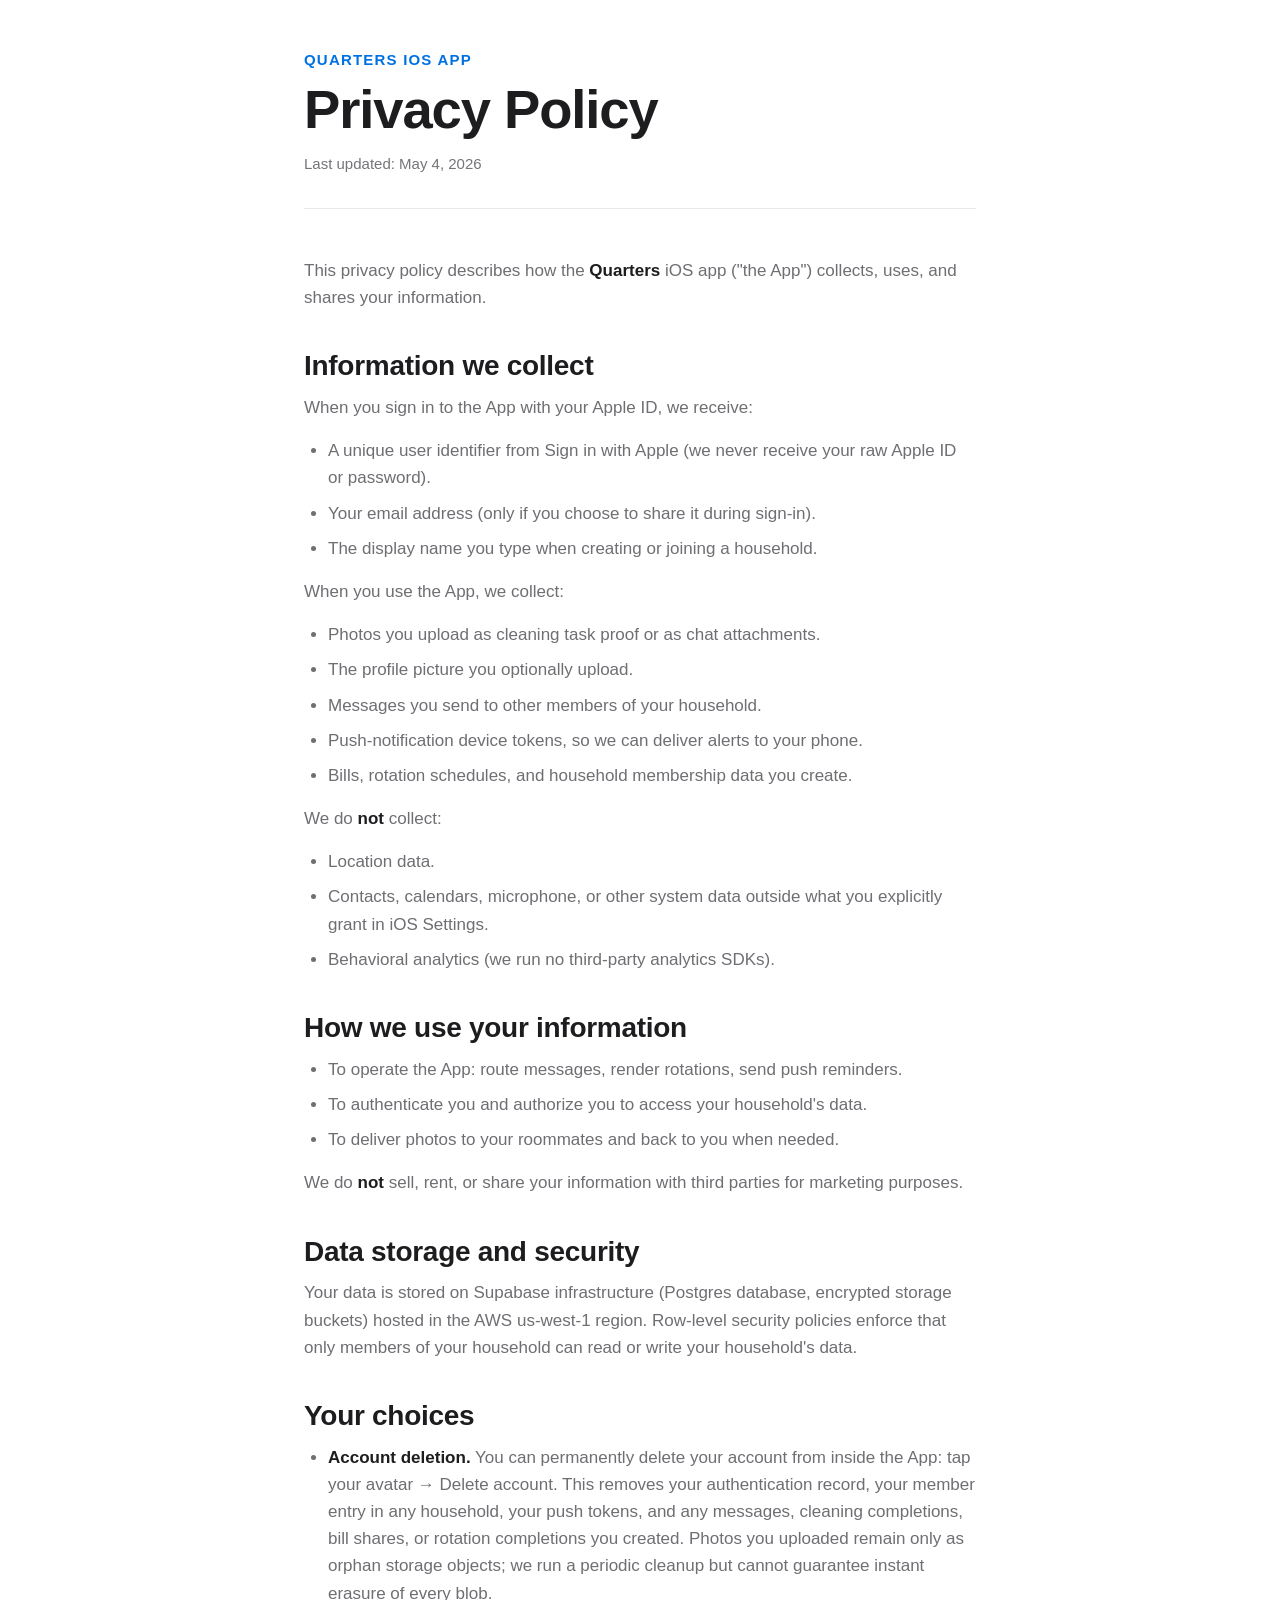
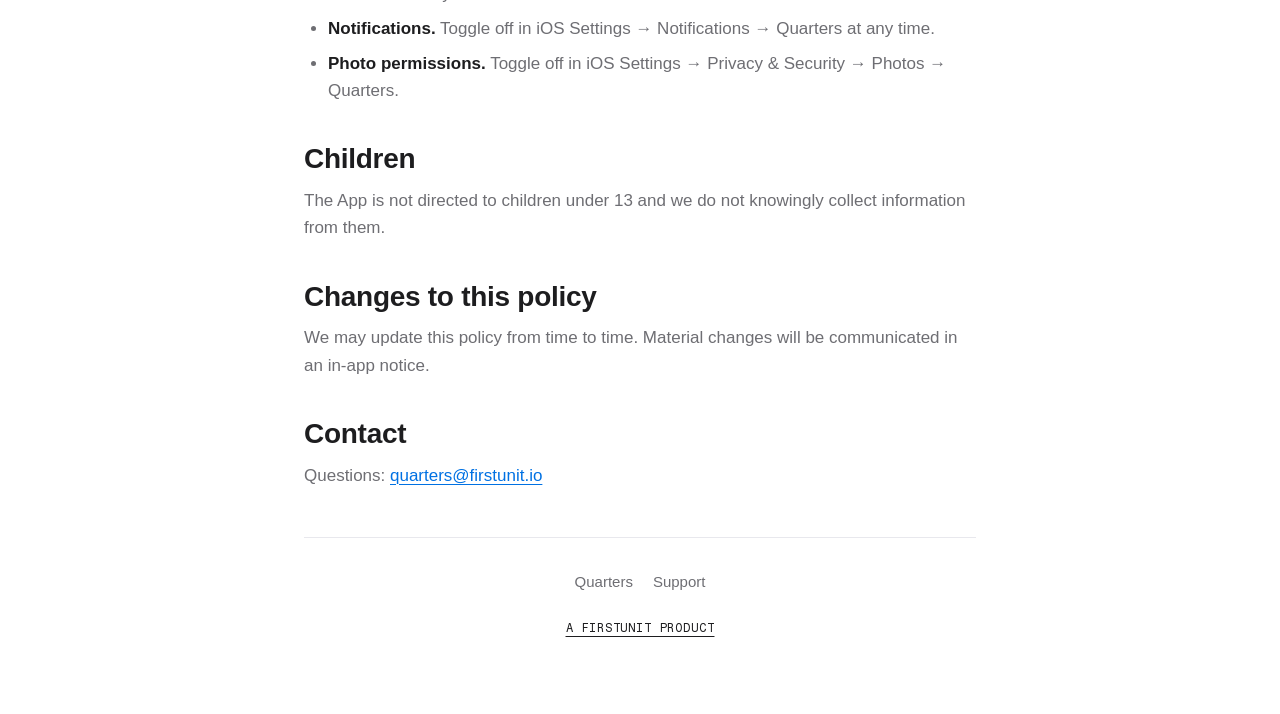
<file: roommate/privacy/index.html>
<!DOCTYPE html>
<html lang="en">
<head>
  <meta charset="UTF-8">
  <meta name="viewport" content="width=device-width, initial-scale=1.0">
  <meta name="theme-color" media="(prefers-color-scheme: light)" content="#ffffff">
  <meta name="theme-color" media="(prefers-color-scheme: dark)" content="#1d1d1f">
  <meta name="description" content="Privacy Policy for the Quarters iOS app.">
  <meta name="author" content="Isaac Perez">
  <meta name="robots" content="index, follow">

  <!-- Open Graph. These pages are reached deep-linked from an App Store
       listing or in-app Settings, never via the homepage, so the share
       bubble is the whole first impression. Values mirror the title,
       description and canonical above -- keep the four in step. -->
  <meta property="og:title" content="Privacy Policy — Quarters">
  <meta property="og:description" content="Privacy Policy for the Quarters iOS app.">
  <meta property="og:type" content="article">
  <meta property="og:url" content="https://isaacperez.co/roommate/privacy/">
  <meta property="og:site_name" content="Isaac Perez">
  <meta property="og:locale" content="en_US">
  <meta name="twitter:card" content="summary">

  <link rel="canonical" href="https://isaacperez.co/roommate/privacy/">
  <link rel="icon" href="/favicon.svg" type="image/svg+xml">
  <link rel="apple-touch-icon" href="/apple-touch-icon.png">

  <title>Privacy Policy — Quarters</title>

  <script>
    (function() {
      try {
        const savedTheme = localStorage.getItem('theme');
        if (savedTheme) {
          document.documentElement.setAttribute('data-theme', savedTheme);
        }
      } catch (error) { /* Theme still works when storage is unavailable. */ }
    })();
  </script>

  <link rel="stylesheet" href="/css/legal.css">
  <link rel="stylesheet" href="/css/firstunit-attribution.css">
</head>
<body>
  <main class="legal-container">
    <header class="legal-header">
      <div class="legal-eyebrow">Quarters iOS App</div>
      <h1 class="legal-title">Privacy Policy</h1>
      <p class="legal-meta">Last updated: May 4, 2026</p>
    </header>

    <article class="legal-content">
      <p>
        This privacy policy describes how the <strong>Quarters</strong> iOS app
        ("the App") collects, uses, and shares your information.
      </p>

      <h2>Information we collect</h2>

      <p>When you sign in to the App with your Apple ID, we receive:</p>
      <ul>
        <li>A unique user identifier from Sign in with Apple (we never receive your raw Apple ID or password).</li>
        <li>Your email address (only if you choose to share it during sign-in).</li>
        <li>The display name you type when creating or joining a household.</li>
      </ul>

      <p>When you use the App, we collect:</p>
      <ul>
        <li>Photos you upload as cleaning task proof or as chat attachments.</li>
        <li>The profile picture you optionally upload.</li>
        <li>Messages you send to other members of your household.</li>
        <li>Push-notification device tokens, so we can deliver alerts to your phone.</li>
        <li>Bills, rotation schedules, and household membership data you create.</li>
      </ul>

      <p>We do <strong>not</strong> collect:</p>
      <ul>
        <li>Location data.</li>
        <li>Contacts, calendars, microphone, or other system data outside what you explicitly grant in iOS Settings.</li>
        <li>Behavioral analytics (we run no third-party analytics SDKs).</li>
      </ul>

      <h2>How we use your information</h2>
      <ul>
        <li>To operate the App: route messages, render rotations, send push reminders.</li>
        <li>To authenticate you and authorize you to access your household's data.</li>
        <li>To deliver photos to your roommates and back to you when needed.</li>
      </ul>
      <p>
        We do <strong>not</strong> sell, rent, or share your information with third parties for marketing purposes.
      </p>

      <h2>Data storage and security</h2>
      <p>
        Your data is stored on Supabase infrastructure (Postgres database, encrypted storage buckets) hosted in the AWS us-west-1 region. Row-level security policies enforce that only members of your household can read or write your household's data.
      </p>

      <h2>Your choices</h2>
      <ul>
        <li>
          <strong>Account deletion.</strong> You can permanently delete your account from inside the App: tap your avatar → Delete account. This removes your authentication record, your member entry in any household, your push tokens, and any messages, cleaning completions, bill shares, or rotation completions you created. Photos you uploaded remain only as orphan storage objects; we run a periodic cleanup but cannot guarantee instant erasure of every blob.
        </li>
        <li>
          <strong>Notifications.</strong> Toggle off in iOS Settings → Notifications → Quarters at any time.
        </li>
        <li>
          <strong>Photo permissions.</strong> Toggle off in iOS Settings → Privacy &amp; Security → Photos → Quarters.
        </li>
      </ul>

      <h2>Children</h2>
      <p>
        The App is not directed to children under 13 and we do not knowingly collect information from them.
      </p>

      <h2>Changes to this policy</h2>
      <p>
        We may update this policy from time to time. Material changes will be communicated in an in-app notice.
      </p>

      <h2>Contact</h2>
      <p>
        Questions: <a href="mailto:quarters@firstunit.io">quarters@firstunit.io</a>
      </p>
    </article>

    <footer class="legal-footer">
      <nav class="product-footer-links" aria-label="Product links">
        <a href="https://thequarters.app">Quarters</a>
        <a href="/roommate/support/">Support</a>
      </nav>
      <div class="product-footer-credit"><a class="firstunit-attribution" href="https://firstunit.io">A FIRSTUNIT PRODUCT</a></div>
    </footer>
  </main>
</body>
</html>
</file>
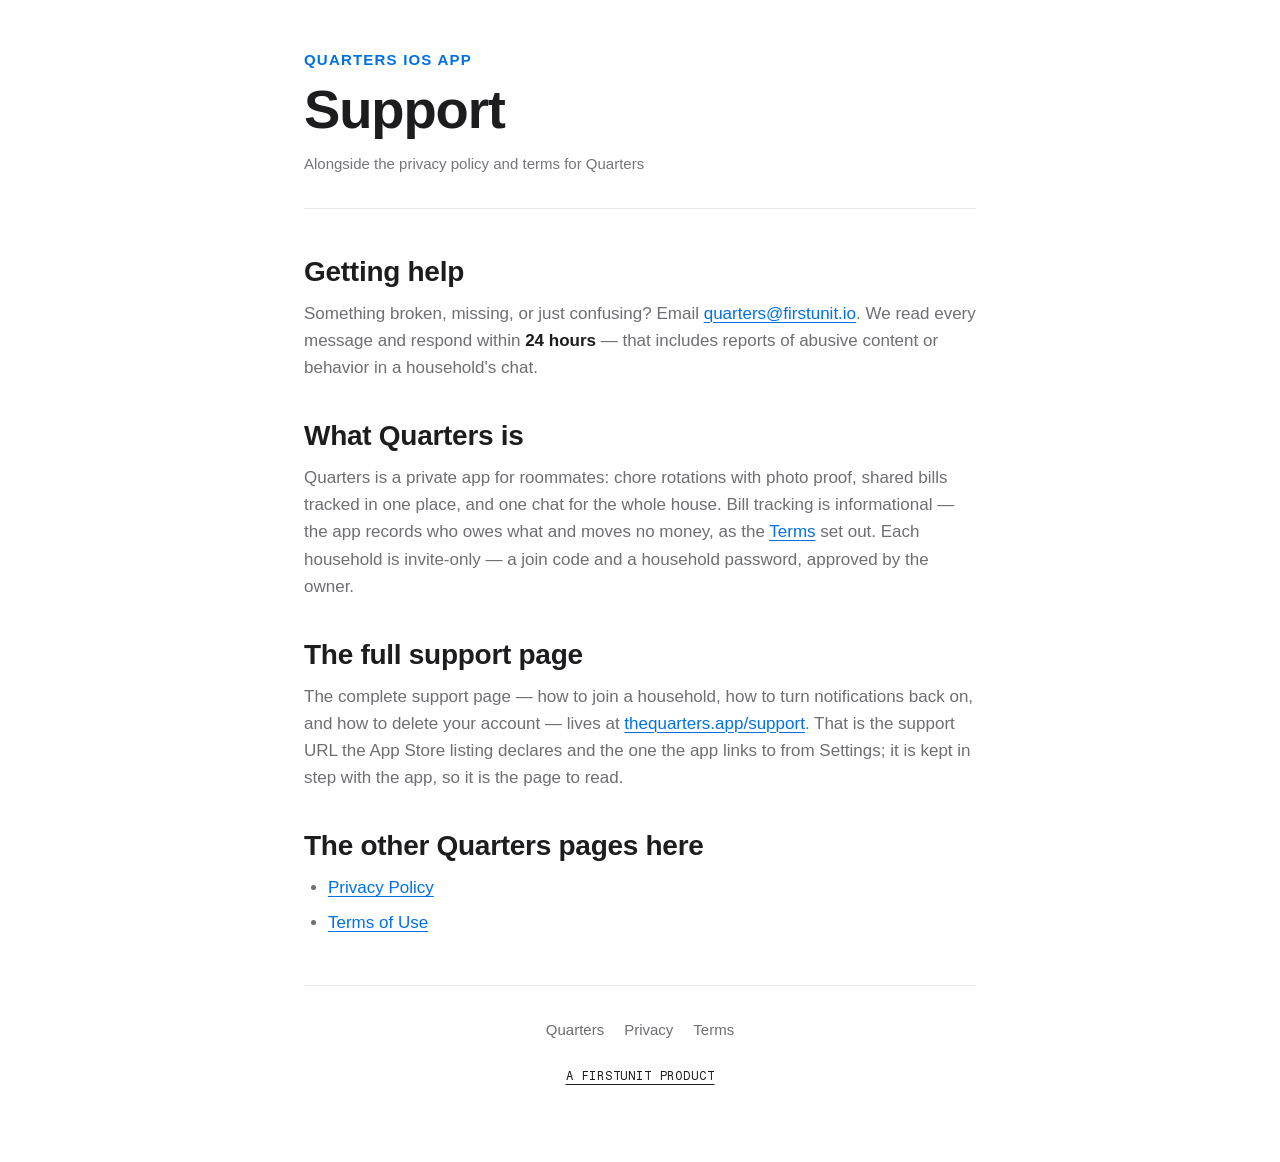
<file: roommate/support/index.html>
<!DOCTYPE html>
<html lang="en">
<head>
  <meta charset="UTF-8">
  <meta name="viewport" content="width=device-width, initial-scale=1.0">
  <meta name="theme-color" media="(prefers-color-scheme: light)" content="#ffffff">
  <meta name="theme-color" media="(prefers-color-scheme: dark)" content="#1d1d1f">
  <meta name="description" content="Support for the Quarters iOS app — how to get help, and where the full support page lives.">
  <meta name="author" content="Isaac Perez">
  <meta name="robots" content="index, follow">

  <!-- Open Graph. These pages are reached deep-linked from an App Store
       listing or in-app Settings, never via the homepage, so the share
       bubble is the whole first impression. Values mirror the title,
       description and canonical above -- keep the four in step. -->
  <meta property="og:title" content="Support — Quarters">
  <meta property="og:description" content="Support for the Quarters iOS app — how to get help, and where the full support page lives.">
  <meta property="og:type" content="article">
  <meta property="og:url" content="https://isaacperez.co/roommate/support/">
  <meta property="og:site_name" content="Isaac Perez">
  <meta property="og:locale" content="en_US">
  <meta name="twitter:card" content="summary">

  <link rel="canonical" href="https://isaacperez.co/roommate/support/">
  <link rel="icon" href="/favicon.svg" type="image/svg+xml">
  <link rel="apple-touch-icon" href="/apple-touch-icon.png">

  <title>Support — Quarters</title>

  <script>
    (function() {
      try {
        const savedTheme = localStorage.getItem('theme');
        if (savedTheme) {
          document.documentElement.setAttribute('data-theme', savedTheme);
        }
      } catch (error) { /* Theme still works when storage is unavailable. */ }
    })();
  </script>

  <link rel="stylesheet" href="/css/legal.css">
  <link rel="stylesheet" href="/css/firstunit-attribution.css">
</head>
<body>
  <main class="legal-container">
    <header class="legal-header">
      <div class="legal-eyebrow">Quarters iOS App</div>
      <h1 class="legal-title">Support</h1>
      <p class="legal-meta">Alongside the privacy policy and terms for Quarters</p>
    </header>

    <article class="legal-content">
      <h2>Getting help</h2>
      <p>
        Something broken, missing, or just confusing? Email
        <a href="mailto:quarters@firstunit.io">quarters@firstunit.io</a>. We read every
        message and respond within <strong>24 hours</strong> — that includes reports of
        abusive content or behavior in a household's chat.
      </p>

      <h2>What Quarters is</h2>
      <p>
        Quarters is a private app for roommates: chore rotations with photo proof, shared
        bills tracked in one place, and one chat for the whole house. Bill tracking is
        informational — the app records who owes what and moves no money, as the
        <a href="/roommate/terms/">Terms</a> set out. Each household is invite-only — a
        join code and a household password, approved by the owner.
      </p>

      <h2>The full support page</h2>
      <p>
        The complete support page — how to join a household, how to turn notifications
        back on, and how to delete your account — lives at
        <a href="https://thequarters.app/support">thequarters.app/support</a>. That is the
        support URL the App Store listing declares and the one the app links to from
        Settings; it is kept in step with the app, so it is the page to read.
      </p>

      <h2>The other Quarters pages here</h2>
      <ul>
        <li><a href="/roommate/privacy/">Privacy Policy</a></li>
        <li><a href="/roommate/terms/">Terms of Use</a></li>
      </ul>
    </article>

    <footer class="legal-footer">
      <nav class="product-footer-links" aria-label="Product links">
        <a href="https://thequarters.app">Quarters</a>
        <a href="/roommate/privacy/">Privacy</a>
        <a href="/roommate/terms/">Terms</a>
      </nav>
      <div class="product-footer-credit"><a class="firstunit-attribution" href="https://firstunit.io">A FIRSTUNIT PRODUCT</a></div>
    </footer>
  </main>
</body>
</html>
</file>
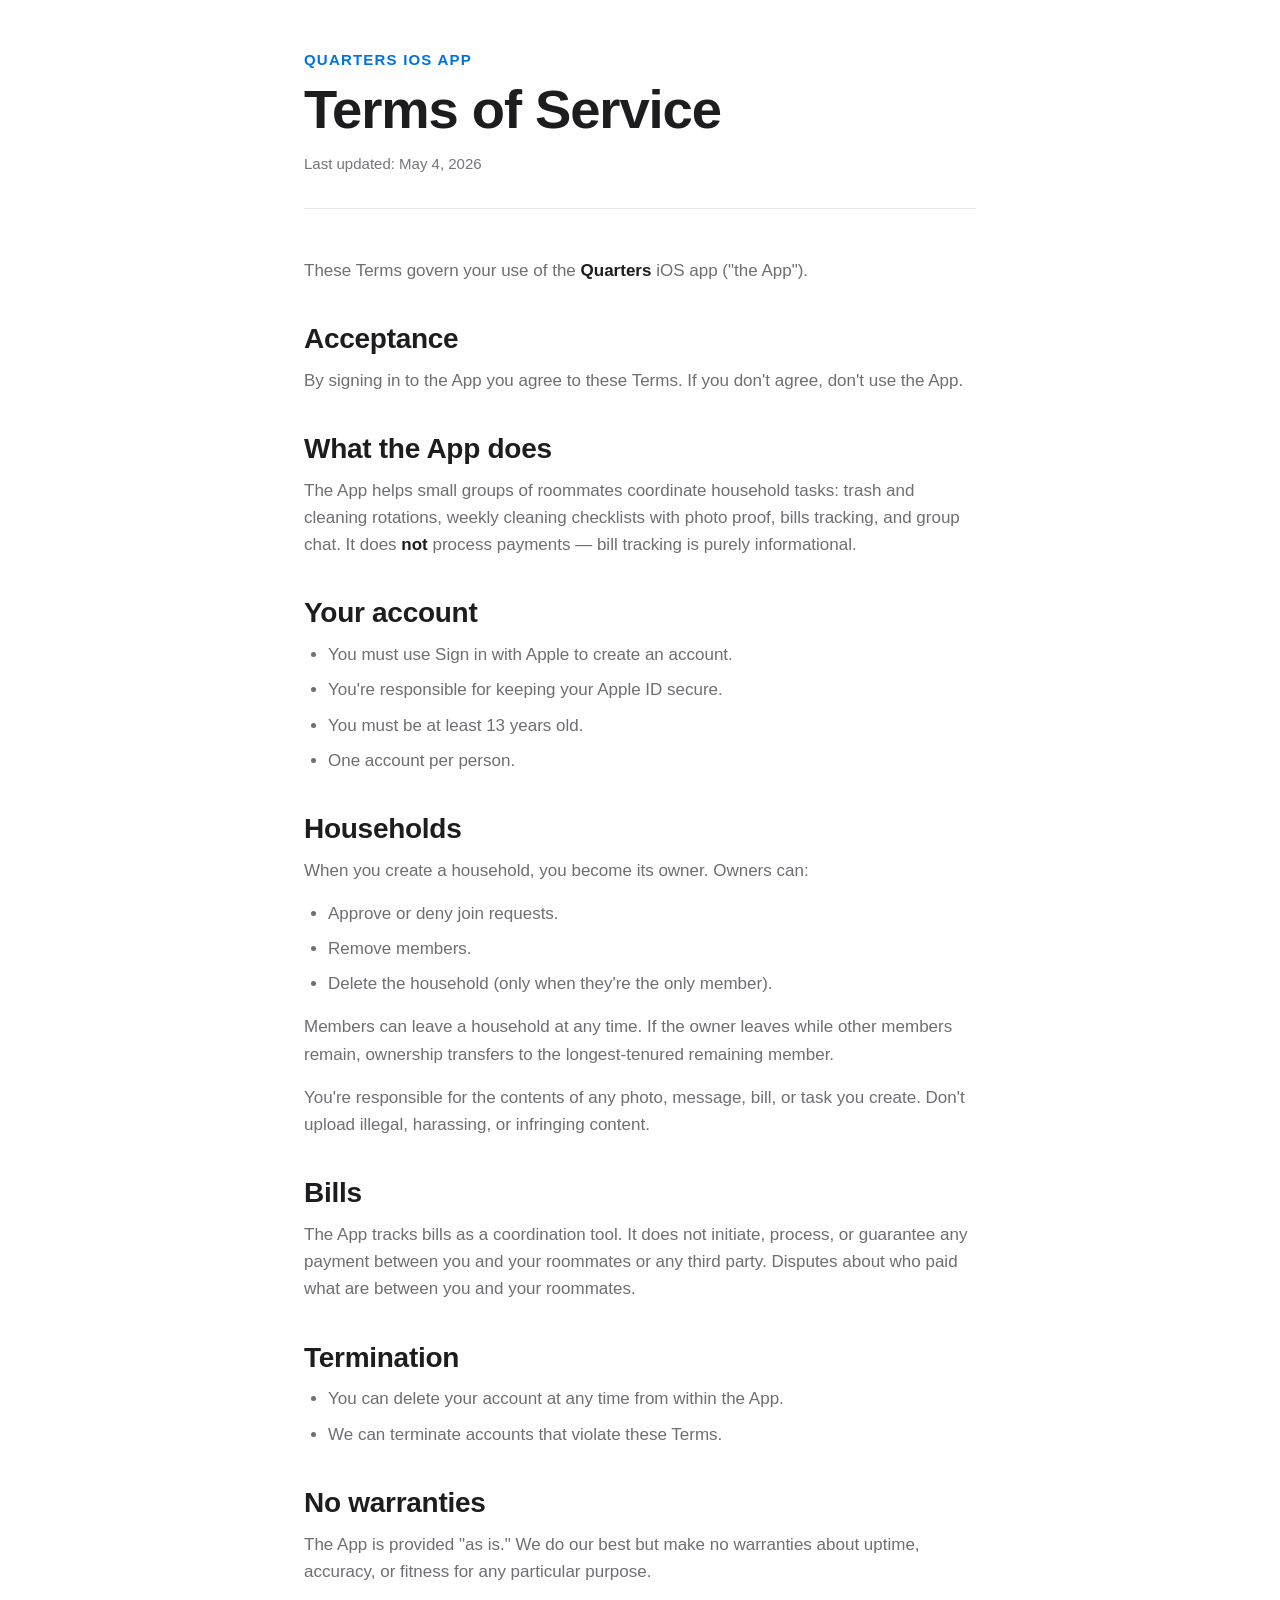
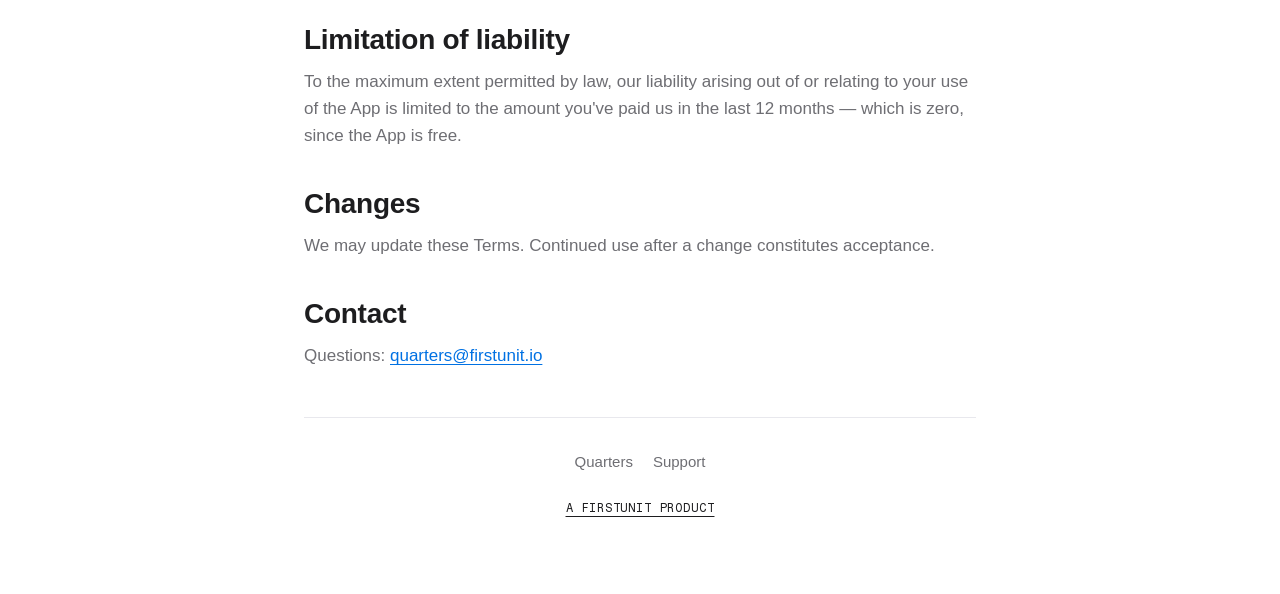
<file: roommate/terms/index.html>
<!DOCTYPE html>
<html lang="en">
<head>
  <meta charset="UTF-8">
  <meta name="viewport" content="width=device-width, initial-scale=1.0">
  <meta name="theme-color" media="(prefers-color-scheme: light)" content="#ffffff">
  <meta name="theme-color" media="(prefers-color-scheme: dark)" content="#1d1d1f">
  <meta name="description" content="Terms of Service for the Quarters iOS app.">
  <meta name="author" content="Isaac Perez">
  <meta name="robots" content="index, follow">

  <!-- Open Graph. These pages are reached deep-linked from an App Store
       listing or in-app Settings, never via the homepage, so the share
       bubble is the whole first impression. Values mirror the title,
       description and canonical above -- keep the four in step. -->
  <meta property="og:title" content="Terms of Service — Quarters">
  <meta property="og:description" content="Terms of Service for the Quarters iOS app.">
  <meta property="og:type" content="article">
  <meta property="og:url" content="https://isaacperez.co/roommate/terms/">
  <meta property="og:site_name" content="Isaac Perez">
  <meta property="og:locale" content="en_US">
  <meta name="twitter:card" content="summary">

  <link rel="canonical" href="https://isaacperez.co/roommate/terms/">
  <link rel="icon" href="/favicon.svg" type="image/svg+xml">
  <link rel="apple-touch-icon" href="/apple-touch-icon.png">

  <title>Terms of Service — Quarters</title>

  <script>
    (function() {
      try {
        const savedTheme = localStorage.getItem('theme');
        if (savedTheme) {
          document.documentElement.setAttribute('data-theme', savedTheme);
        }
      } catch (error) { /* Theme still works when storage is unavailable. */ }
    })();
  </script>

  <link rel="stylesheet" href="/css/legal.css">
  <link rel="stylesheet" href="/css/firstunit-attribution.css">
</head>
<body>
  <main class="legal-container">
    <header class="legal-header">
      <div class="legal-eyebrow">Quarters iOS App</div>
      <h1 class="legal-title">Terms of Service</h1>
      <p class="legal-meta">Last updated: May 4, 2026</p>
    </header>

    <article class="legal-content">
      <p>
        These Terms govern your use of the <strong>Quarters</strong> iOS app ("the App").
      </p>

      <h2>Acceptance</h2>
      <p>
        By signing in to the App you agree to these Terms. If you don't agree, don't use the App.
      </p>

      <h2>What the App does</h2>
      <p>
        The App helps small groups of roommates coordinate household tasks: trash and cleaning rotations, weekly cleaning checklists with photo proof, bills tracking, and group chat. It does <strong>not</strong> process payments — bill tracking is purely informational.
      </p>

      <h2>Your account</h2>
      <ul>
        <li>You must use Sign in with Apple to create an account.</li>
        <li>You're responsible for keeping your Apple ID secure.</li>
        <li>You must be at least 13 years old.</li>
        <li>One account per person.</li>
      </ul>

      <h2>Households</h2>
      <p>When you create a household, you become its owner. Owners can:</p>
      <ul>
        <li>Approve or deny join requests.</li>
        <li>Remove members.</li>
        <li>Delete the household (only when they're the only member).</li>
      </ul>
      <p>
        Members can leave a household at any time. If the owner leaves while other members remain, ownership transfers to the longest-tenured remaining member.
      </p>
      <p>
        You're responsible for the contents of any photo, message, bill, or task you create. Don't upload illegal, harassing, or infringing content.
      </p>

      <h2>Bills</h2>
      <p>
        The App tracks bills as a coordination tool. It does not initiate, process, or guarantee any payment between you and your roommates or any third party. Disputes about who paid what are between you and your roommates.
      </p>

      <h2>Termination</h2>
      <ul>
        <li>You can delete your account at any time from within the App.</li>
        <li>We can terminate accounts that violate these Terms.</li>
      </ul>

      <h2>No warranties</h2>
      <p>
        The App is provided "as is." We do our best but make no warranties about uptime, accuracy, or fitness for any particular purpose.
      </p>

      <h2>Limitation of liability</h2>
      <p>
        To the maximum extent permitted by law, our liability arising out of or relating to your use of the App is limited to the amount you've paid us in the last 12 months — which is zero, since the App is free.
      </p>

      <h2>Changes</h2>
      <p>
        We may update these Terms. Continued use after a change constitutes acceptance.
      </p>

      <h2>Contact</h2>
      <p>
        Questions: <a href="mailto:quarters@firstunit.io">quarters@firstunit.io</a>
      </p>
    </article>

    <footer class="legal-footer">
      <nav class="product-footer-links" aria-label="Product links">
        <a href="https://thequarters.app">Quarters</a>
        <a href="/roommate/support/">Support</a>
      </nav>
      <div class="product-footer-credit"><a class="firstunit-attribution" href="https://firstunit.io">A FIRSTUNIT PRODUCT</a></div>
    </footer>
  </main>
</body>
</html>
</file>
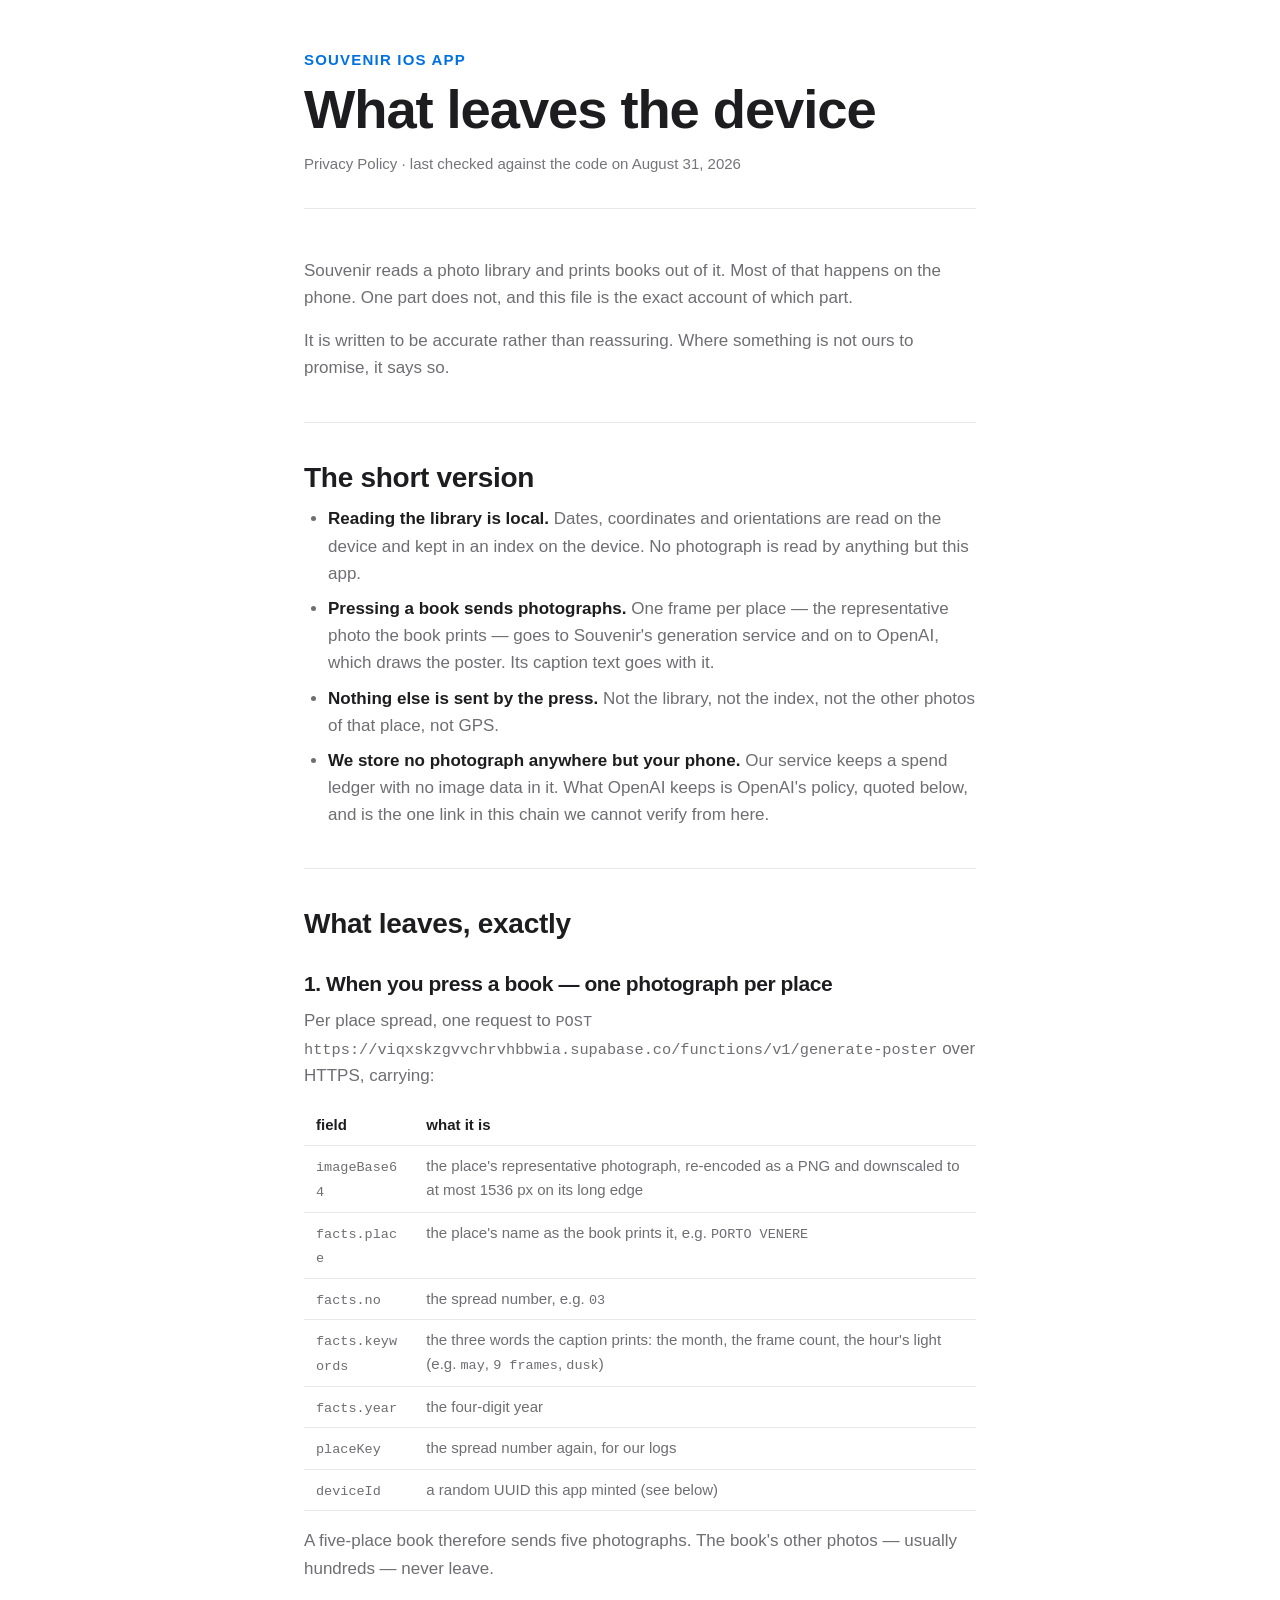
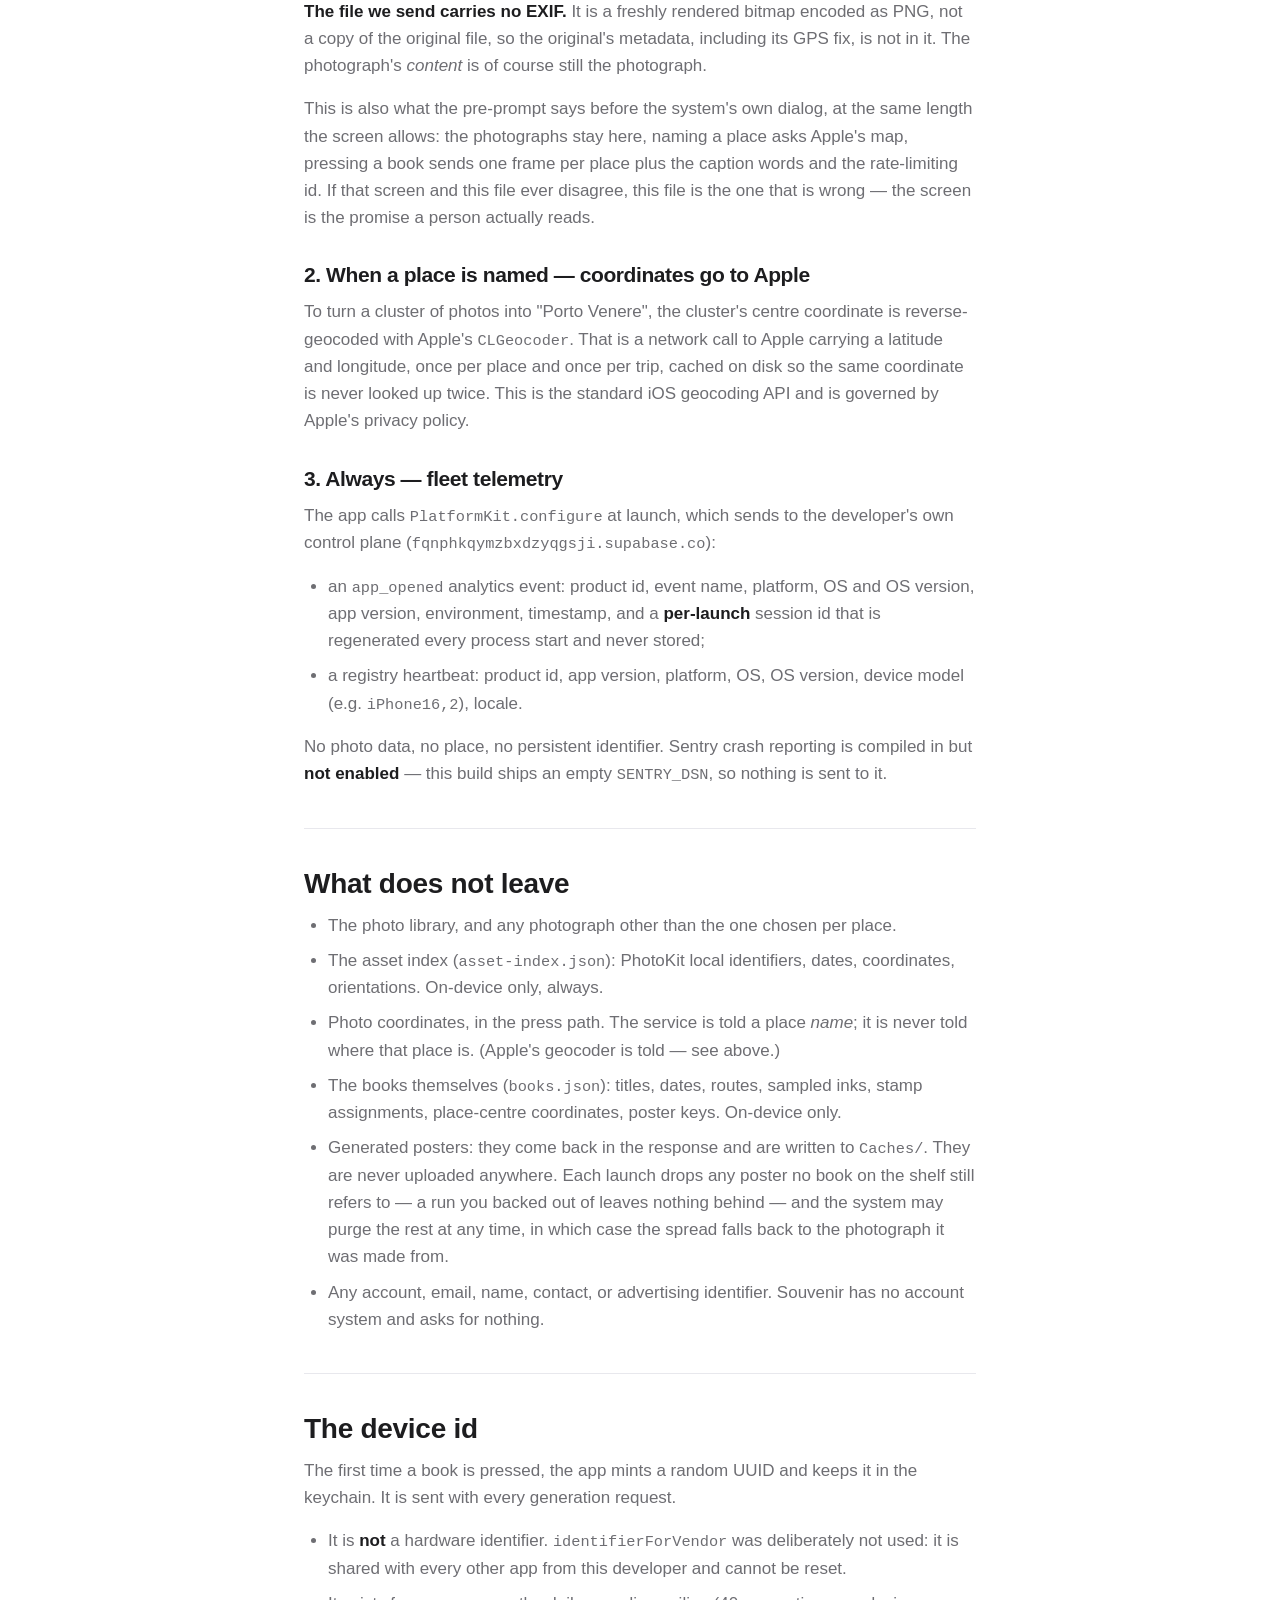
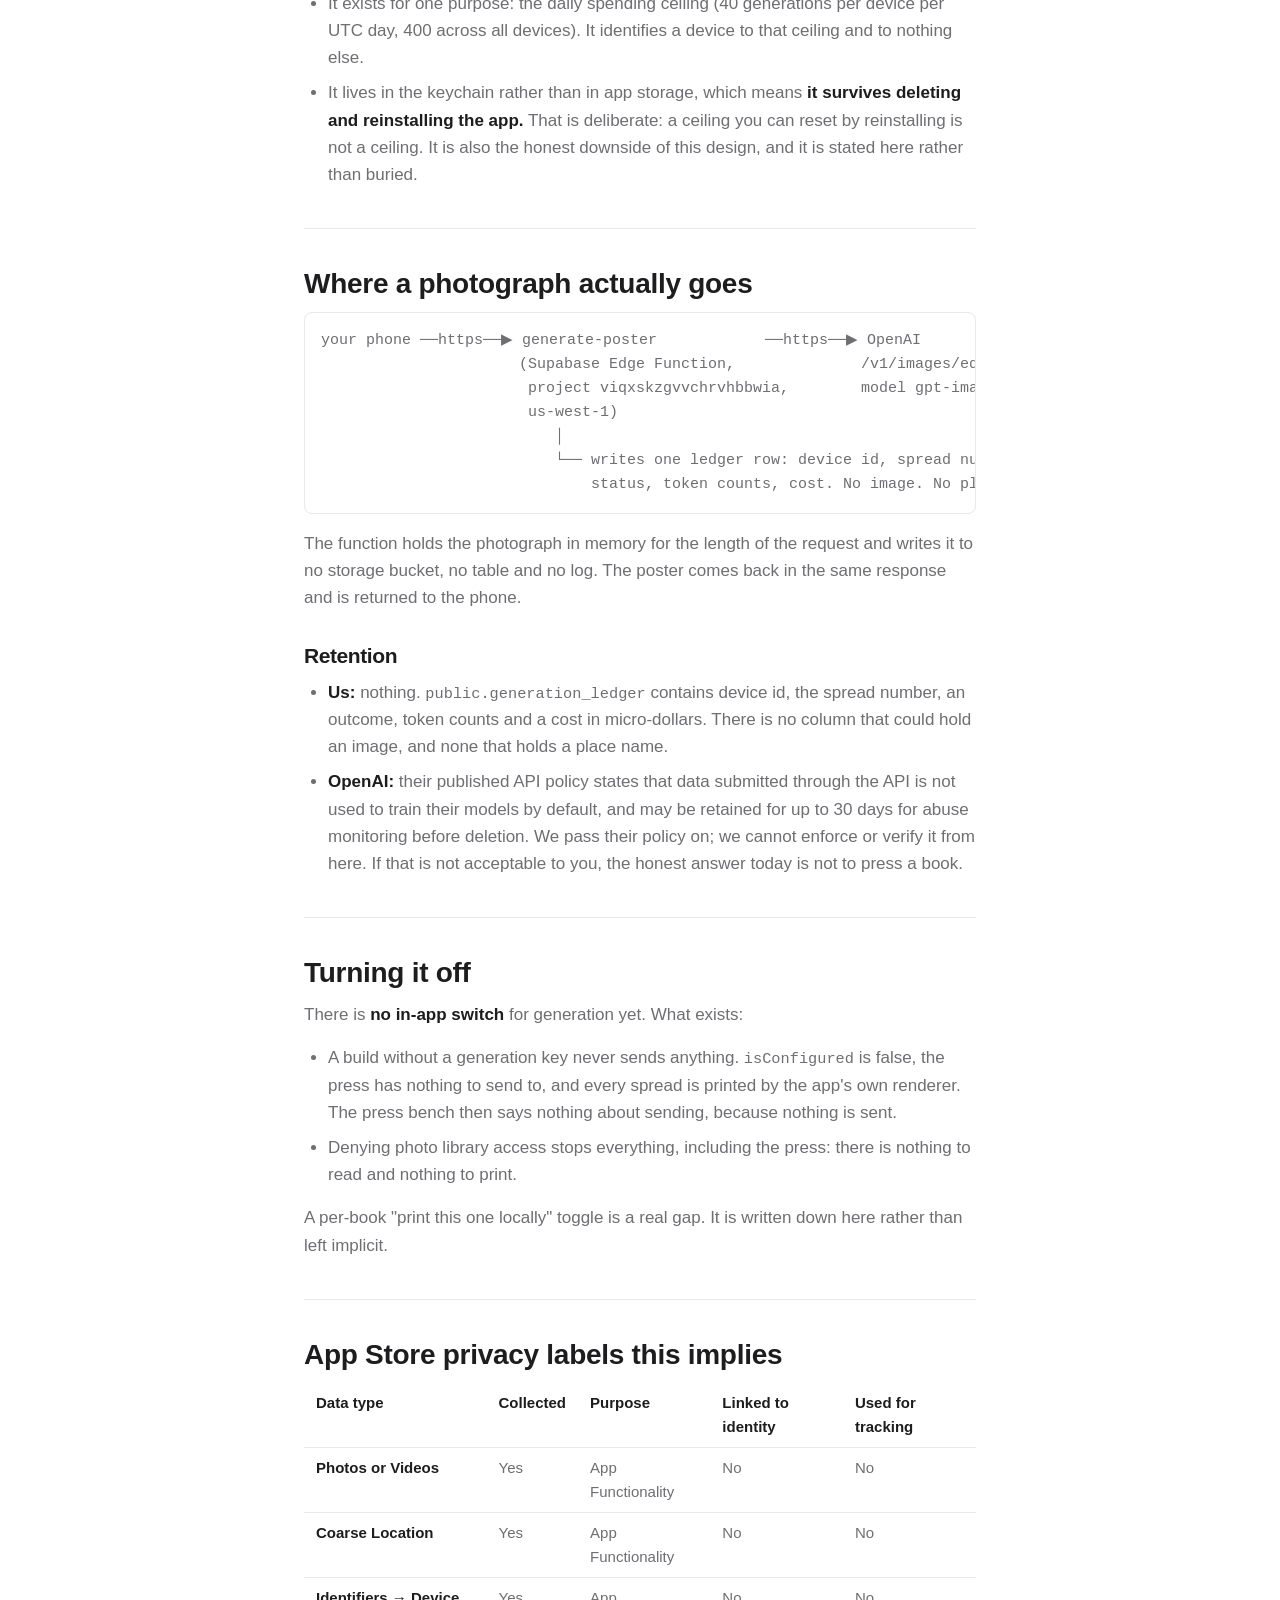
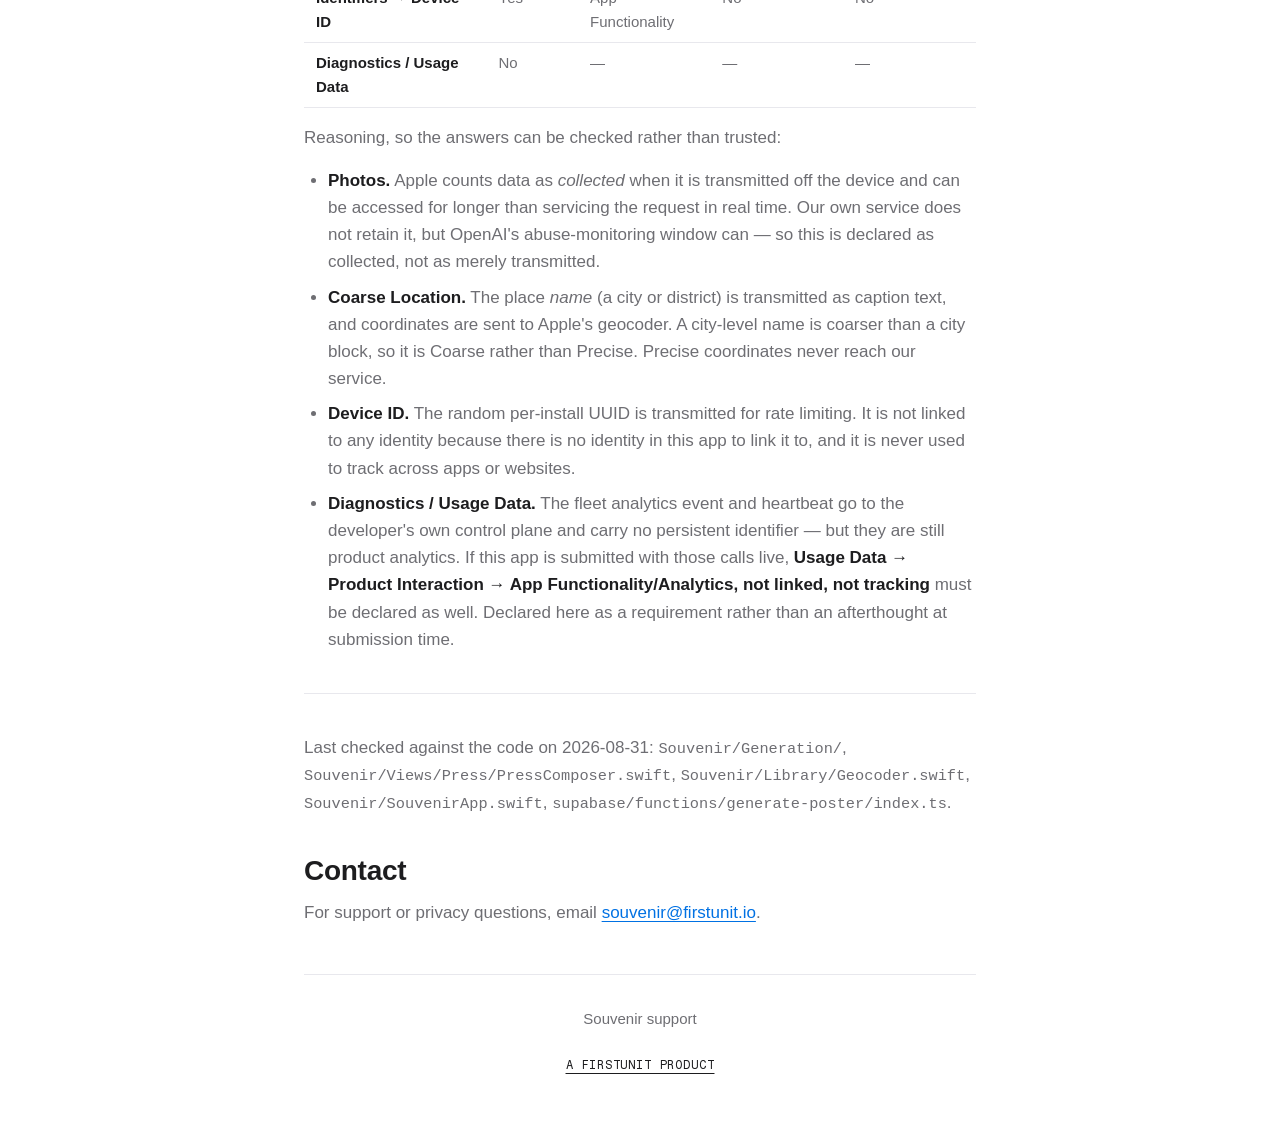
<file: souvenir/privacy/index.html>
<!DOCTYPE html>
<html lang="en">
<head>
  <meta charset="UTF-8">
  <meta name="viewport" content="width=device-width, initial-scale=1.0">
  <meta name="theme-color" media="(prefers-color-scheme: light)" content="#ffffff">
  <meta name="theme-color" media="(prefers-color-scheme: dark)" content="#1d1d1f">
  <meta name="description" content="Privacy Policy for the Souvenir iOS app — what leaves the device, and what does not.">
  <meta name="author" content="Isaac Perez">
  <meta name="robots" content="index, follow">

  <!-- Open Graph. These pages are reached deep-linked from an App Store
       listing or in-app Settings, never via the homepage, so the share
       bubble is the whole first impression. Values mirror the title,
       description and canonical above -- keep the four in step. -->
  <meta property="og:title" content="Privacy Policy — Souvenir">
  <meta property="og:description" content="Privacy Policy for the Souvenir iOS app — what leaves the device, and what does not.">
  <meta property="og:type" content="article">
  <meta property="og:url" content="https://isaacperez.co/souvenir/privacy/">
  <meta property="og:site_name" content="Isaac Perez">
  <meta property="og:locale" content="en_US">
  <meta name="twitter:card" content="summary">

  <link rel="canonical" href="https://isaacperez.co/souvenir/privacy/">
  <link rel="icon" href="/favicon.svg" type="image/svg+xml">
  <link rel="apple-touch-icon" href="/apple-touch-icon.png">

  <title>Privacy Policy — Souvenir</title>

  <script>
    (function() {
      try {
        const savedTheme = localStorage.getItem('theme');
        if (savedTheme) {
          document.documentElement.setAttribute('data-theme', savedTheme);
        }
      } catch (error) { /* Theme still works when storage is unavailable. */ }
    })();
  </script>

  <link rel="stylesheet" href="/css/legal.css">
  <link rel="stylesheet" href="/css/firstunit-attribution.css">

  <!-- Page-scoped: the shared .legal-* rules live in /css/legal.css; these are
       the ones only this page needs -- it is the one legal page rendered from a
       Markdown source (the Souvenir repo's docs/privacy.md) with sub-headings, a
       rule, inline code, a pre block and a table. -->
  <style>
    .legal-content h3 {
      font-size: var(--text-lg);
      font-weight: var(--font-semibold);
      color: var(--color-text-primary);
      margin: var(--space-8) 0 var(--space-3);
    }

    .legal-content hr {
      border: 0;
      border-top: 1px solid var(--color-border);
      margin: var(--space-10) 0;
    }

    .legal-content code {
      font-family: var(--font-mono, ui-monospace, SFMono-Regular, Menlo, monospace);
      font-size: 0.9em;
      word-break: break-word;
    }

    .legal-pre {
      overflow-x: auto;
      padding: var(--space-4);
      border: 1px solid var(--color-border);
      border-radius: var(--radius-md, 10px);
      font-family: var(--font-mono, ui-monospace, SFMono-Regular, Menlo, monospace);
      font-size: var(--text-sm);
      line-height: 1.6;
      color: var(--color-text-secondary);
      margin: 0 0 var(--space-4);
    }

    .legal-table-wrap { overflow-x: auto; margin: 0 0 var(--space-4); }

    .legal-table {
      border-collapse: collapse;
      width: 100%;
      font-size: var(--text-sm);
      color: var(--color-text-secondary);
    }

    .legal-table th,
    .legal-table td {
      text-align: left;
      vertical-align: top;
      padding: var(--space-2) var(--space-3);
      border-bottom: 1px solid var(--color-border);
    }

    .legal-table th { color: var(--color-text-primary); font-weight: var(--font-semibold); }
  </style>
</head>
<body>
  <main class="legal-container">
    <header class="legal-header">
      <div class="legal-eyebrow">Souvenir iOS App</div>
      <h1 class="legal-title">What leaves the device</h1>
      <p class="legal-meta">Privacy Policy · last checked against the code on August 31, 2026</p>
    </header>

    <article class="legal-content">
      <p>Souvenir reads a photo library and prints books out of it. Most of that happens on the phone. One part does not, and this file is the exact account of which part.</p>
      <p>It is written to be accurate rather than reassuring. Where something is not ours to promise, it says so.</p>
      <hr>
      <h2>The short version</h2>
      <ul>
        <li><strong>Reading the library is local.</strong> Dates, coordinates and orientations are read on the device and kept in an index on the device. No photograph is read by anything but this app.</li>
        <li><strong>Pressing a book sends photographs.</strong> One frame per place — the representative photo the book prints — goes to Souvenir's generation service and on to OpenAI, which draws the poster. Its caption text goes with it.</li>
        <li><strong>Nothing else is sent by the press.</strong> Not the library, not the index, not the other photos of that place, not GPS.</li>
        <li><strong>We store no photograph anywhere but your phone.</strong> Our service keeps a spend ledger with no image data in it. What OpenAI keeps is OpenAI's policy, quoted below, and is the one link in this chain we cannot verify from here.</li>
      </ul>
      <hr>
      <h2>What leaves, exactly</h2>
      <h3>1. When you press a book — one photograph per place</h3>
      <p>Per place spread, one request to <code>POST https://viqxskzgvvchrvhbbwia.supabase.co/functions/v1/generate-poster</code> over HTTPS, carrying:</p>
      <div class="legal-table-wrap" tabindex="0" role="region" aria-label="Fields in each generate-poster request">
      <table class="legal-table" aria-label="Fields in each generate-poster request">
        <thead><tr><th scope="col">field</th><th scope="col">what it is</th></tr></thead>
        <tbody>
          <tr><td><code>imageBase64</code></td><td>the place's representative photograph, re-encoded as a PNG and downscaled to at most 1536 px on its long edge</td></tr>
          <tr><td><code>facts.place</code></td><td>the place's name as the book prints it, e.g. <code>PORTO VENERE</code></td></tr>
          <tr><td><code>facts.no</code></td><td>the spread number, e.g. <code>03</code></td></tr>
          <tr><td><code>facts.keywords</code></td><td>the three words the caption prints: the month, the frame count, the hour's light (e.g. <code>may</code>, <code>9 frames</code>, <code>dusk</code>)</td></tr>
          <tr><td><code>facts.year</code></td><td>the four-digit year</td></tr>
          <tr><td><code>placeKey</code></td><td>the spread number again, for our logs</td></tr>
          <tr><td><code>deviceId</code></td><td>a random UUID this app minted (see below)</td></tr>
        </tbody>
      </table>
      </div>
      <p>A five-place book therefore sends five photographs. The book's other photos — usually hundreds — never leave.</p>
      <p><strong>The file we send carries no EXIF.</strong> It is a freshly rendered bitmap encoded as PNG, not a copy of the original file, so the original's metadata, including its GPS fix, is not in it. The photograph's <em>content</em> is of course still the photograph.</p>
      <p>This is also what the pre-prompt says before the system's own dialog, at the same length the screen allows: the photographs stay here, naming a place asks Apple's map, pressing a book sends one frame per place plus the caption words and the rate-limiting id. If that screen and this file ever disagree, this file is the one that is wrong — the screen is the promise a person actually reads.</p>
      <h3>2. When a place is named — coordinates go to Apple</h3>
      <p>To turn a cluster of photos into "Porto Venere", the cluster's centre coordinate is reverse-geocoded with Apple's <code>CLGeocoder</code>. That is a network call to Apple carrying a latitude and longitude, once per place and once per trip, cached on disk so the same coordinate is never looked up twice. This is the standard iOS geocoding API and is governed by Apple's privacy policy.</p>
      <h3>3. Always — fleet telemetry</h3>
      <p>The app calls <code>PlatformKit.configure</code> at launch, which sends to the developer's own control plane (<code>fqnphkqymzbxdzyqgsji.supabase.co</code>):</p>
      <ul>
        <li>an <code>app_opened</code> analytics event: product id, event name, platform, OS and OS version, app version, environment, timestamp, and a <strong>per-launch</strong> session id that is regenerated every process start and never stored;</li>
        <li>a registry heartbeat: product id, app version, platform, OS, OS version, device model (e.g. <code>iPhone16,2</code>), locale.</li>
      </ul>
      <p>No photo data, no place, no persistent identifier. Sentry crash reporting is compiled in but <strong>not enabled</strong> — this build ships an empty <code>SENTRY_DSN</code>, so nothing is sent to it.</p>
      <hr>
      <h2>What does not leave</h2>
      <ul>
        <li>The photo library, and any photograph other than the one chosen per place.</li>
        <li>The asset index (<code>asset-index.json</code>): PhotoKit local identifiers, dates, coordinates, orientations. On-device only, always.</li>
        <li>Photo coordinates, in the press path. The service is told a place <em>name</em>; it is never told where that place is. (Apple's geocoder is told — see above.)</li>
        <li>The books themselves (<code>books.json</code>): titles, dates, routes, sampled inks, stamp assignments, place-centre coordinates, poster keys. On-device only.</li>
        <li>Generated posters: they come back in the response and are written to <code>Caches/</code>. They are never uploaded anywhere. Each launch drops any poster no book on the shelf still refers to — a run you backed out of leaves nothing behind — and the system may purge the rest at any time, in which case the spread falls back to the photograph it was made from.</li>
        <li>Any account, email, name, contact, or advertising identifier. Souvenir has no account system and asks for nothing.</li>
      </ul>
      <hr>
      <h2>The device id</h2>
      <p>The first time a book is pressed, the app mints a random UUID and keeps it in the keychain. It is sent with every generation request.</p>
      <ul>
        <li>It is <strong>not</strong> a hardware identifier. <code>identifierForVendor</code> was deliberately not used: it is shared with every other app from this developer and cannot be reset.</li>
        <li>It exists for one purpose: the daily spending ceiling (40 generations per device per UTC day, 400 across all devices). It identifies a device to that ceiling and to nothing else.</li>
        <li>It lives in the keychain rather than in app storage, which means <strong>it survives deleting and reinstalling the app.</strong> That is deliberate: a ceiling you can reset by reinstalling is not a ceiling. It is also the honest downside of this design, and it is stated here rather than buried.</li>
      </ul>
      <hr>
      <h2>Where a photograph actually goes</h2>
      <pre class="legal-pre" tabindex="0" role="region" aria-label="Where a photograph goes: from your phone over HTTPS to the generate-poster Supabase Edge Function (project viqxskzgvvchrvhbbwia, us-west-1), and from there over HTTPS to OpenAI /v1/images/edits, model gpt-image-2. The function writes one ledger row — device id, spread number, status, token counts, cost — and no image and no place name.">your phone ──https──▶ generate-poster            ──https──▶ OpenAI
                      (Supabase Edge Function,              /v1/images/edits
                       project viqxskzgvvchrvhbbwia,        model gpt-image-2
                       us-west-1)
                          │
                          └── writes one ledger row: device id, spread number,
                              status, token counts, cost. No image. No place name.</pre>
      <p>The function holds the photograph in memory for the length of the request and writes it to no storage bucket, no table and no log. The poster comes back in the same response and is returned to the phone.</p>
      <h3>Retention</h3>
      <ul>
        <li><strong>Us:</strong> nothing. <code>public.generation_ledger</code> contains device id, the spread number, an outcome, token counts and a cost in micro-dollars. There is no column that could hold an image, and none that holds a place name.</li>
        <li><strong>OpenAI:</strong> their published API policy states that data submitted through the API is not used to train their models by default, and may be retained for up to 30 days for abuse monitoring before deletion. We pass their policy on; we cannot enforce or verify it from here. If that is not acceptable to you, the honest answer today is not to press a book.</li>
      </ul>
      <hr>
      <h2>Turning it off</h2>
      <p>There is <strong>no in-app switch</strong> for generation yet. What exists:</p>
      <ul>
        <li>A build without a generation key never sends anything. <code>isConfigured</code> is false, the press has nothing to send to, and every spread is printed by the app's own renderer. The press bench then says nothing about sending, because nothing is sent.</li>
        <li>Denying photo library access stops everything, including the press: there is nothing to read and nothing to print.</li>
      </ul>
      <p>A per-book "print this one locally" toggle is a real gap. It is written down here rather than left implicit.</p>
      <hr>
      <h2>App Store privacy labels this implies</h2>
      <div class="legal-table-wrap" tabindex="0" role="region" aria-label="App Store privacy labels this policy implies">
      <table class="legal-table" aria-label="App Store privacy labels this policy implies">
        <thead><tr><th scope="col">Data type</th><th scope="col">Collected</th><th scope="col">Purpose</th><th scope="col">Linked to identity</th><th scope="col">Used for tracking</th></tr></thead>
        <tbody>
          <tr><td><strong>Photos or Videos</strong></td><td>Yes</td><td>App Functionality</td><td>No</td><td>No</td></tr>
          <tr><td><strong>Coarse Location</strong></td><td>Yes</td><td>App Functionality</td><td>No</td><td>No</td></tr>
          <tr><td><strong>Identifiers → Device ID</strong></td><td>Yes</td><td>App Functionality</td><td>No</td><td>No</td></tr>
          <tr><td><strong>Diagnostics / Usage Data</strong></td><td>No</td><td>—</td><td>—</td><td>—</td></tr>
        </tbody>
      </table>
      </div>
      <p>Reasoning, so the answers can be checked rather than trusted:</p>
      <ul>
        <li><strong>Photos.</strong> Apple counts data as <em>collected</em> when it is transmitted off the device and can be accessed for longer than servicing the request in real time. Our own service does not retain it, but OpenAI's abuse-monitoring window can — so this is declared as collected, not as merely transmitted.</li>
        <li><strong>Coarse Location.</strong> The place <em>name</em> (a city or district) is transmitted as caption text, and coordinates are sent to Apple's geocoder. A city-level name is coarser than a city block, so it is Coarse rather than Precise. Precise coordinates never reach our service.</li>
        <li><strong>Device ID.</strong> The random per-install UUID is transmitted for rate limiting. It is not linked to any identity because there is no identity in this app to link it to, and it is never used to track across apps or websites.</li>
        <li><strong>Diagnostics / Usage Data.</strong> The fleet analytics event and heartbeat go to the developer's own control plane and carry no persistent identifier — but they are still product analytics. If this app is submitted with those calls live, <strong>Usage Data → Product Interaction → App Functionality/Analytics, not linked, not tracking</strong> must be declared as well. Declared here as a requirement rather than an afterthought at submission time.</li>
      </ul>
      <hr>
      <p>Last checked against the code on 2026-08-31: <code>Souvenir/Generation/</code>, <code>Souvenir/Views/Press/PressComposer.swift</code>, <code>Souvenir/Library/Geocoder.swift</code>, <code>Souvenir/SouvenirApp.swift</code>, <code>supabase/functions/generate-poster/index.ts</code>.</p>
      <h2>Contact</h2>
      <p>For support or privacy questions, email <a href="mailto:souvenir@firstunit.io">souvenir@firstunit.io</a>.</p>
    </article>

    <footer class="legal-footer">
      <nav class="product-footer-links" aria-label="Product links">
        <a href="/souvenir/support/">Souvenir support</a>
      </nav>
      <div class="product-footer-credit"><a class="firstunit-attribution" href="https://firstunit.io">A FIRSTUNIT PRODUCT</a></div>
    </footer>
  </main>
</body>
</html>
</file>
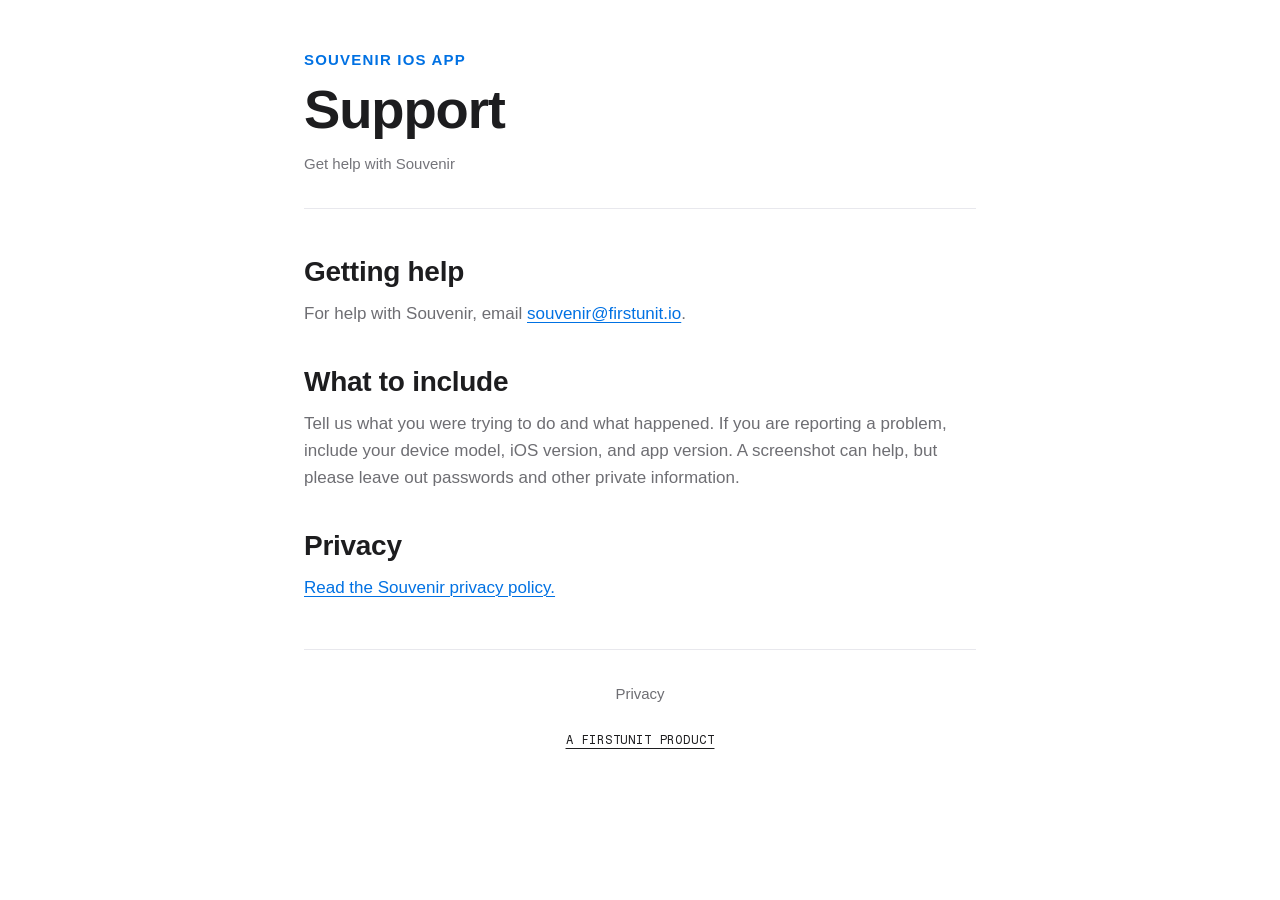
<file: souvenir/support/index.html>
<!DOCTYPE html>
<html lang="en">
<head>
  <meta charset="UTF-8">
  <meta name="viewport" content="width=device-width, initial-scale=1.0">
  <meta name="theme-color" media="(prefers-color-scheme: light)" content="#ffffff">
  <meta name="theme-color" media="(prefers-color-scheme: dark)" content="#1d1d1f">
  <meta name="description" content="Support for the Souvenir iOS app — get help and contact support.">
  <meta name="author" content="Isaac Perez">
  <meta name="robots" content="index, follow">

  <!-- Open Graph. These pages are reached deep-linked from an App Store
       listing or in-app Settings, never via the homepage, so the share
       bubble is the whole first impression. Values mirror the title,
       description and canonical above -- keep the four in step. -->
  <meta property="og:title" content="Support — Souvenir">
  <meta property="og:description" content="Support for the Souvenir iOS app — get help and contact support.">
  <meta property="og:type" content="article">
  <meta property="og:url" content="https://isaacperez.co/souvenir/support/">
  <meta property="og:site_name" content="Isaac Perez">
  <meta property="og:locale" content="en_US">
  <meta name="twitter:card" content="summary">

  <link rel="canonical" href="https://isaacperez.co/souvenir/support/">
  <link rel="icon" href="/favicon.svg" type="image/svg+xml">
  <link rel="apple-touch-icon" href="/apple-touch-icon.png">

  <title>Support — Souvenir</title>

  <script>
    (function() {
      try {
        const savedTheme = localStorage.getItem('theme');
        if (savedTheme) {
          document.documentElement.setAttribute('data-theme', savedTheme);
        }
      } catch (error) { /* Theme still works when storage is unavailable. */ }
    })();
  </script>

  <link rel="stylesheet" href="/css/legal.css">
  <link rel="stylesheet" href="/css/firstunit-attribution.css">
</head>
<body>
  <main class="legal-container">
    <header class="legal-header">
      <div class="legal-eyebrow">Souvenir iOS App</div>
      <h1 class="legal-title">Support</h1>
      <p class="legal-meta">Get help with Souvenir</p>
    </header>

    <article class="legal-content">
      <h2>Getting help</h2>
      <p>
        For help with Souvenir, email
        <a href="mailto:souvenir@firstunit.io">souvenir@firstunit.io</a>.
      </p>

      <h2>What to include</h2>
      <p>
        Tell us what you were trying to do and what happened. If you are reporting a
        problem, include your device model, iOS version, and app version. A screenshot
        can help, but please leave out passwords and other private information.
      </p>

      <h2>Privacy</h2>
      <p><a href="/souvenir/privacy/">Read the Souvenir privacy policy.</a></p>
    </article>

    <footer class="legal-footer">
      <nav class="product-footer-links" aria-label="Product links">
        <a href="/souvenir/privacy/">Privacy</a>
      </nav>
      <div class="product-footer-credit"><a class="firstunit-attribution" href="https://firstunit.io">A FIRSTUNIT PRODUCT</a></div>
    </footer>
  </main>
</body>
</html>
</file>
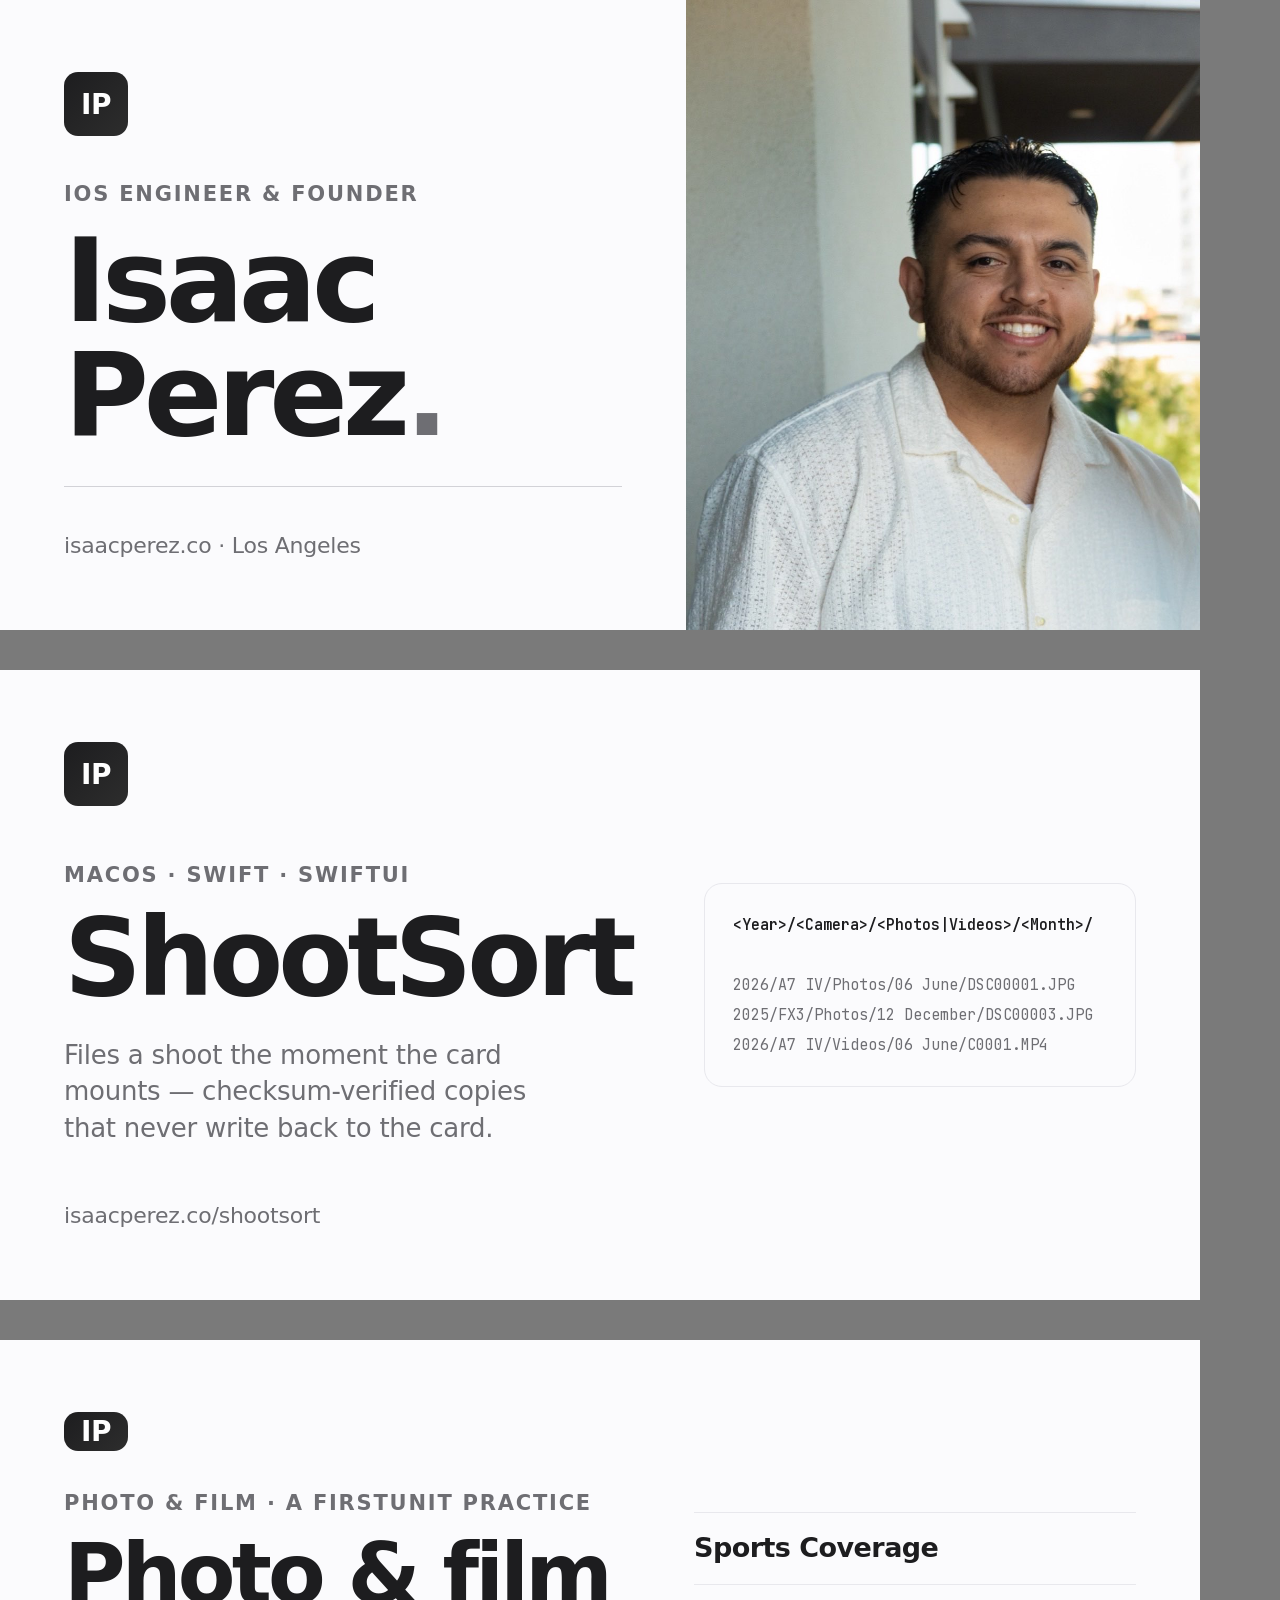
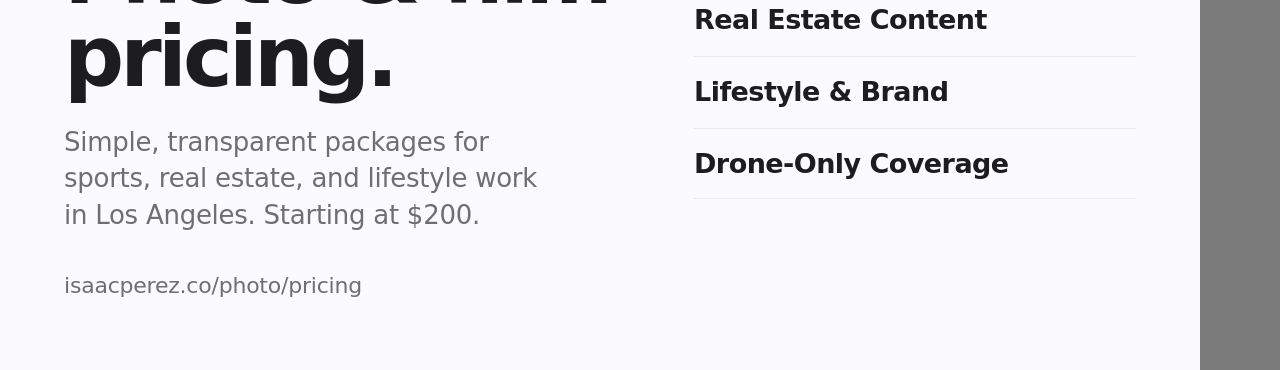
<file: docs/og/cards.html>
<!DOCTYPE html>
<html lang="en">
<head>
<meta charset="UTF-8">
<title>Open Graph cards — source</title>
<!--
  SOURCE FOR THE THREE SHARE CARDS. Repo-only: docs/ is withheld from the
  deployment (.vercelignore), so this file is never served.

  Each .card below is exactly 1200x630 -- the size Facebook, LinkedIn, Slack,
  iMessage and X want for a large-format card -- and is shot to the PNG named in
  its data-out attribute at the repo root:

      /og-home.jpg            ->  /   (JPEG: it is a photograph)
      /og-shootsort.png       ->  /shootsort/
      /og-photo-pricing.png   ->  /photo/pricing/

  RE-SHOOT AFTER EDITING. Any headless browser will do; the audit used
  puppeteer-core with element.screenshot() at deviceScaleFactor 1. Nothing here
  is generated, so the copy must be kept equal to each page's own og:title /
  og:description by hand.

  Colours and type are the site's own light tokens (css/personal.css,
  css/site.css): --bg #fbfbfd, --text #1d1d1f, --text-2 #6e6e73, --line #d2d2d7,
  and the same -apple-system stack. The cards are deliberately light-only: an
  unfurl has no theme, and light is what the site paints by default.

  Layout follows the split-hero pattern -- type left, artifact right, with the
  face off-centre rather than centre-cropped (Legora, PayPal) -- and the product
  cards follow name-first left-aligned type beside the thing itself (Slack for
  Mac, Notion), so an unfurl says "software" / "photography" at a glance instead
  of showing a portrait.

  The right-hand panels are copied from the pages: the ShootSort tree is the
  <pre class="ss-tree"> block on /shootsort/, and the four package names are the
  <h2 class="ph-price-name"> headings on /photo/pricing/. Keep them equal to the
  page. Deliberately NO prices in the pricing panel -- a cached card that
  advertises a rate Isaac no longer charges is worse than a card that says less,
  and "Starting at $200" is already the page's own meta description.
-->
<style>
  /* JetBrains Mono, from /fonts/. This file is now its only consumer: the pages
     themselves set their monospace in installed faces, so re-shooting the cards
     is what keeps this font in the repo. It is .vercelignore'd, never served. */
  @font-face {
    font-family: 'JetBrains Mono';
    font-style: normal;
    font-weight: 400 700;
    src: url(../../fonts/jetbrains-mono-latin.woff2) format('woff2');
  }
  :root {
    --bg: #fbfbfd;
    --text: #1d1d1f;
    --text-2: #6e6e73;
    --line: #d2d2d7;
    --line-soft: #e8e8ed;
    --font: -apple-system, BlinkMacSystemFont, "SF Pro Display", "Inter", "Segoe UI", system-ui, sans-serif;
  }
  * { box-sizing: border-box; margin: 0; }
  body { background: #7a7a7a; font-family: var(--font); }
  .card {
    position: relative;
    display: flex;
    width: 1200px;
    height: 630px;
    overflow: hidden;
    color: var(--text);
    background: var(--bg);
    -webkit-font-smoothing: antialiased;
  }
  .card + .card { margin-top: 40px; }

  .col {
    display: flex;
    flex: 0 0 686px;
    flex-direction: column;
    padding: 72px 64px;
  }
  .panel {
    display: flex;
    flex: 1;
    flex-direction: column;
    justify-content: center;
    gap: 2px;
    padding: 72px 64px 72px 8px;
  }
  .mark {
    display: grid;
    place-items: center;
    width: 64px;
    height: 64px;
    border-radius: 14px;
    background: linear-gradient(135deg, #1d1d1f, #2d2d2d);
    color: #fff;
    font-size: 28px;
    font-weight: 600;
    letter-spacing: -.02em;
  }
  .eyebrow {
    margin-top: auto;
    padding-top: 40px;
    color: var(--text-2);
    font-size: 21px;
    font-weight: 550;
    letter-spacing: .085em;
    text-transform: uppercase;
  }
  h1 {
    margin-top: 18px;
    font-size: 96px;
    font-weight: 650;
    line-height: .98;
    letter-spacing: -.045em;
  }
  .sub {
    max-width: 30ch;
    margin-top: 26px;
    color: var(--text-2);
    font-size: 26px;
    line-height: 1.4;
    letter-spacing: -.01em;
  }
  .url {
    margin-top: auto;
    padding-top: 40px;
    color: var(--text-2);
    font-size: 22px;
    letter-spacing: -.01em;
  }
  .rule { width: 100%; height: 1px; margin-top: 34px; background: var(--line); }

  /* Home -- split: type left, portrait right, face kept whole. */
  #og-home h1 { font-size: 116px; }
  #og-home .period { color: var(--text-2); }
  .portrait { flex: 1; }
  .portrait img { display: block; width: 100%; height: 100%; object-fit: cover; object-position: center 18%; }

  /* ShootSort -- name-first type beside the shape the app actually writes.
     The tree is the page's own .ss-tree: same face, same colours. */
  #og-shootsort h1 { font-size: 108px; }
  .tree {
    padding: 26px 28px;
    border: 1px solid var(--line-soft);
    border-radius: 18px;
    color: var(--text-2);
    font-family: 'JetBrains Mono', 'SF Mono', ui-monospace, monospace;
    font-size: 15px;
    line-height: 2;
    white-space: pre;
  }
  .tree b { color: var(--text); font-weight: 600; }

  /* Pricing -- the packages, by name. */
  #og-photo-pricing h1 { font-size: 84px; }
  .pkg {
    padding-block: 19px;
    border-top: 1px solid var(--line-soft);
    color: var(--text);
    font-size: 27px;
    font-weight: 550;
    letter-spacing: -.02em;
  }
  .pkg:last-child { border-bottom: 1px solid var(--line-soft); }
</style>
</head>
<body>

<div class="card" id="og-home" data-out="og-home.jpg">
  <div class="col">
    <div class="mark">IP</div>
    <p class="eyebrow">iOS engineer &amp; founder</p>
    <h1>Isaac<br>Perez<span class="period">.</span></h1>
    <div class="rule"></div>
    <p class="url">isaacperez.co <span aria-hidden="true">·</span> Los Angeles</p>
  </div>
  <div class="portrait"><img src="../../isaac.JPG" alt=""></div>
</div>

<div class="card" id="og-shootsort" data-out="og-shootsort.png">
  <div class="col">
    <div class="mark">IP</div>
    <p class="eyebrow">macOS <span aria-hidden="true">·</span> Swift <span aria-hidden="true">·</span> SwiftUI</p>
    <h1>ShootSort</h1>
    <p class="sub">Files a shoot the moment the card mounts — checksum-verified copies that never write back to the card.</p>
    <p class="url">isaacperez.co/shootsort</p>
  </div>
  <div class="panel">
    <pre class="tree"><b>&lt;Year&gt;/&lt;Camera&gt;/&lt;Photos|Videos&gt;/&lt;Month&gt;/</b>

2026/A7 IV/Photos/06 June/DSC00001.JPG
2025/FX3/Photos/12 December/DSC00003.JPG
2026/A7 IV/Videos/06 June/C0001.MP4</pre>
  </div>
</div>

<div class="card" id="og-photo-pricing" data-out="og-photo-pricing.png">
  <div class="col">
    <div class="mark">IP</div>
    <p class="eyebrow">Photo &amp; Film <span aria-hidden="true">·</span> A FIRSTUNIT practice</p>
    <h1>Photo &amp; film pricing.</h1>
    <p class="sub">Simple, transparent packages for sports, real estate, and lifestyle work in Los Angeles. Starting at $200.</p>
    <p class="url">isaacperez.co/photo/pricing</p>
  </div>
  <div class="panel">
    <p class="pkg">Sports Coverage</p>
    <p class="pkg">Real Estate Content</p>
    <p class="pkg">Lifestyle &amp; Brand</p>
    <p class="pkg">Drone-Only Coverage</p>
  </div>
</div>

</body>
</html>
</file>
<file: room/styles.css>
:root { color-scheme: light; --bg:#fbfbfd; --ink:#1d1d1f; --muted:#6e6e73; --line:#d2d2d7; --font:-apple-system,BlinkMacSystemFont,"SF Pro Display","Inter","Segoe UI",sans-serif; }
*{box-sizing:border-box} [hidden]{display:none!important} body{margin:0;background:#ddd6c8;color:var(--ink);font:14px/1.5 var(--font);-webkit-font-smoothing:antialiased} button,select{font:inherit} button,a{-webkit-tap-highlight-color:transparent} button{cursor:pointer} button:disabled{cursor:wait;opacity:.5} a{color:inherit} button:focus-visible,a:focus-visible,select:focus-visible{outline:3px solid #3277d1;outline-offset:4px} p,h1,h2,figure{margin:0} #experience{position:relative;height:100svh;min-height:560px;overflow:hidden} #room-canvas{width:100%;height:100%;display:block;touch-action:none;background:#d3ccbe;outline-offset:-4px}
.topbar{position:absolute;top:28px;left:32px;right:32px;display:flex;align-items:center;gap:15px;pointer-events:none}.topbar>*{pointer-events:auto}.title{padding:7px 14px;border-radius:12px;background:rgba(251,251,253,.9);backdrop-filter:blur(16px)}.title h1{font-size:15px;font-weight:650;letter-spacing:-.03em}.title p{font-size:11px;color:var(--muted)}.title p span{margin:0 7px;color:#aaa}.round-button{margin-left:auto;border:1px solid rgba(255,255,255,.5);border-radius:30px;padding:12px 20px;background:rgba(251,251,253,.93);color:var(--ink)}.round-button span{margin-left:12px}
.welcome{position:absolute;left:32px;bottom:135px;width:370px;padding:27px 28px;background:rgba(251,251,253,.95);backdrop-filter:blur(20px);border:1px solid rgba(255,255,255,.6);border-radius:22px;box-shadow:0 15px 45px #00000012}.eyebrow{text-transform:uppercase;letter-spacing:.12em;font-size:10px;font-weight:650;color:var(--muted)}.welcome h2{font-size:32px;line-height:1.13;letter-spacing:-.045em;font-weight:580;margin:18px 0 15px}.welcome>p:not(.eyebrow){color:var(--muted);font-size:13px}.primary{margin-top:22px;background:var(--ink);color:white;border:0;border-radius:12px;padding:14px 18px;width:100%;text-align:left;font-weight:550}.primary span{float:right;font-size:20px;line-height:20px}.welcome .loading{font-size:10px!important;margin-top:12px}.reticle{position:absolute;left:50%;top:50%;width:5px;height:5px;margin:-2.5px;border-radius:50%;background:white;box-shadow:0 0 0 1px #0005;pointer-events:none}.toolbar{position:absolute;bottom:44px;left:32px;right:32px;display:flex;align-items:center;gap:18px;pointer-events:none}.toolbar>*{pointer-events:auto}.camera-modes{display:flex;padding:5px;background:rgba(251,251,253,.94);border-radius:40px;box-shadow:0 6px 24px #0001}.camera-modes button{border:0;border-radius:25px;background:transparent;color:var(--muted);padding:11px 17px;font-size:12px}.camera-modes button[aria-pressed=true]{background:var(--ink);color:#fff}.movement-hint{padding:10px 14px;background:#fbfbfde8;border-radius:30px;font-size:11px;color:var(--muted)}kbd{font:10px var(--font);font-weight:650}.movement-hint kbd{color:var(--ink);letter-spacing:1px;margin-right:8px}.movement-hint span{margin:0 8px}.reset{margin-left:auto;border:0;border-radius:30px;padding:14px 18px;background:var(--bg);font-size:17px}.reset span{font-size:12px;margin-left:8px}.study-note{position:absolute;bottom:13px;left:32px;font-size:10px;color:var(--ink);background:#fbfbfddd;padding:3px 8px;border-radius:5px;pointer-events:none}.inspect{position:absolute;bottom:120px;left:50%;transform:translateX(-50%);border:1px solid #ddd;border-radius:12px;background:#fbfbfdf5;padding:13px 19px;box-shadow:0 4px 20px #0002}.inspect kbd{display:inline-block;margin-right:9px;border:1px solid #ccc;padding:1px 5px;border-radius:4px}.touch-pad{display:none}
.references{position:absolute;right:18px;top:18px;bottom:18px;width:min(370px,calc(100% - 36px));padding:24px;background:var(--bg);border-radius:20px;box-shadow:0 12px 50px #0003;overflow:auto}.panel-heading{display:flex;justify-content:space-between;align-items:center;gap:20px;margin-bottom:20px}.panel-heading h2{font-size:22px;letter-spacing:-.04em;font-weight:570;margin-top:4px}.panel-heading button{flex-shrink:0;border:1px solid var(--line);background:transparent;color:var(--ink);width:34px;height:34px;border-radius:50%;font-size:24px;line-height:25px}.references label{display:block;font-size:11px;color:var(--muted);margin-bottom:6px}.references select{width:100%;border:1px solid var(--line);padding:11px 8px;background:transparent;border-radius:8px;color:var(--ink);font-size:12px}.references figure{margin-top:16px}.references img{display:block;width:100%;max-height:45svh;object-fit:contain;background:#e8e8ed;border-radius:9px}.references figcaption{color:var(--muted);font-size:10px;margin-top:8px}.reference-note{font-size:12px;color:var(--muted);margin-top:17px}.reference-note strong{font-weight:550;color:var(--ink)}dialog{border:1px solid var(--line);border-radius:23px;padding:28px;width:min(450px,calc(100% - 36px));background:var(--bg);color:var(--ink);box-shadow:0 25px 90px #0003}dialog::backdrop{background:#17161450;backdrop-filter:blur(5px)}dialog h2{font-size:29px;letter-spacing:-.04em;font-weight:570;margin-bottom:20px}dialog p{font-size:14px;color:var(--muted);margin-bottom:14px}dialog strong{color:var(--ink);font-weight:580}dialog a{display:inline-block;font-size:13px;margin-top:6px}dialog .item{padding:13px 0;border-top:1px solid #e8e8ed}dialog .item p{margin:4px 0 0;font-size:12px}.no-script{position:absolute;inset:40% 5% auto;background:var(--bg);padding:20px;border-radius:16px}.entered .welcome{display:none}
@media(hover:hover){button:not(:disabled):hover{filter:brightness(.95)}}
@media(max-width:760px){.topbar{top:18px;left:18px;right:18px;gap:9px}.title{padding:5px 10px}.round-button{padding:10px 14px;font-size:12px}.welcome{left:18px;bottom:152px;width:min(345px,calc(100% - 36px));padding:23px}.welcome h2{font-size:29px}.toolbar{left:18px;right:18px;bottom:55px;gap:8px}.camera-modes button{padding:11px 12px;font-size:11px}.movement-hint{display:none}.reset{padding:12px}.reset span{display:none}.study-note{left:18px;right:18px;bottom:14px;font-size:9px;text-align:center}.touch-pad{position:absolute;display:grid;grid-template-columns:repeat(3,44px);grid-template-rows:repeat(2,44px);gap:5px;left:20px;bottom:130px}.touch-pad button{border:1px solid #fff5;border-radius:13px;background:#fbfbfdea;font-size:20px;touch-action:none}.touch-pad button:first-child{grid-column:2}.touch-pad button:nth-child(2){grid-column:1}.welcome~.touch-pad{display:none}.entered .touch-pad{display:grid}.inspect{bottom:140px;left:auto;right:18px;transform:none;padding:12px}.inspect kbd{display:none}.references{z-index:5}.reticle{width:6px;height:6px}}
@media(prefers-reduced-motion:reduce){*,*::before,*::after{scroll-behavior:auto!important;animation:none!important;transition:none!important}}
.film-dialog{width:min(900px,calc(100% - 36px))}.study-film{display:block;width:100%;aspect-ratio:16/9;border-radius:12px;background:#171614;margin-bottom:20px}.film-dialog #object-body>p{font-size:12px;max-width:70ch;margin-bottom:0}
@media(max-width:420px){.topbar{gap:8px}.title{padding:5px 8px}.title h1{font-size:14px}.title p{font-size:9px}.title p span{margin:0 3px}.round-button span{margin-left:4px}.film-dialog{padding:22px}}

.cat-controls{position:absolute;top:92px;right:32px;display:flex;flex-direction:column;align-items:flex-end;gap:6px}.cat-controls .round-button{min-height:44px;margin:0;font-size:12px;box-shadow:0 3px 15px #0000000d}.cat-notice{max-width:240px;padding:9px 12px;border-radius:12px;background:var(--bg);font-size:11px;color:var(--muted)}.mimi-portrait{display:block;max-height:42svh;width:100%;object-fit:contain;border-radius:12px;margin-bottom:18px;background:#ebe9e1}
@media(max-width:760px){.cat-controls{top:78px;right:18px}.mimi-portrait{max-height:38svh}}

/* Keep the existing floating controls inside short and notched viewports. */
#experience{min-height:0}
dialog{max-height:calc(100svh - 36px);overflow:auto;overscroll-behavior:contain}
#object-dialog>.panel-heading{position:sticky;top:0;z-index:1;background:var(--bg)}
.panel-heading button{width:44px;height:44px;min-width:44px}
.camera-modes button{min-height:44px}
.about-link{display:block;margin:8px auto 0;min-height:44px;border:0;background:transparent;color:var(--muted);font-size:12px;text-decoration:underline;text-underline-offset:3px}
.portfolio-sections{display:flex;gap:4px;padding:4px;background:#ebebed;border-radius:12px;margin-bottom:22px}
.portfolio-sections button{flex:1;min-height:44px;padding:8px 6px;border:0;border-radius:9px;background:transparent;color:var(--muted);font-size:12px;white-space:nowrap}
.portfolio-sections button[aria-pressed=true]{background:var(--bg);color:var(--ink);box-shadow:0 1px 4px #0000000d}
.site-portrait{display:block;width:150px;max-width:50%;margin:0 0 20px}
.site-portrait img{display:block;width:100%;height:auto;border-radius:28px}
dialog .item h3{font-size:16px;font-weight:600;margin:5px 0}
dialog .item .story-date{font-size:11px}
dialog .item .story-role{color:var(--ink);margin-bottom:10px}
.story-contact{display:flex;flex-wrap:wrap;gap:8px 20px;margin-top:22px;padding-top:16px;border-top:1px solid #e8e8ed}
.story-contact a{min-height:44px;display:inline-flex;align-items:center;margin:0;font-size:12px;text-underline-offset:3px}
@media(pointer:coarse){
 .movement-hint{display:none}
 .inspect kbd{display:none}
 .touch-pad{position:absolute;grid-template-columns:repeat(3,44px);grid-template-rows:repeat(2,44px);gap:5px;left:max(20px,env(safe-area-inset-left));bottom:130px}
 .touch-pad button{border:1px solid #fff5;border-radius:13px;background:#fbfbfdea;font-size:20px;touch-action:none}
 .touch-pad button:first-child{grid-column:2}.touch-pad button:nth-child(2){grid-column:1}
 .entered .touch-pad{display:grid}
}
@media(max-height:500px){
 .topbar{top:12px;left:max(18px,env(safe-area-inset-left));right:max(18px,env(safe-area-inset-right))}
 .welcome{top:76px;bottom:76px;left:max(18px,env(safe-area-inset-left));width:min(350px,calc(100% - 36px));padding:16px 20px;overflow:auto}
 .welcome>p:not(.loading){display:none}.welcome h2{font-size:24px;margin:0 0 6px}.welcome .primary{margin-top:12px;min-height:44px;padding:11px 15px}.welcome .about-link{margin-top:0}.welcome .loading{margin-top:0}
 .toolbar{bottom:max(12px,env(safe-area-inset-bottom));left:max(18px,env(safe-area-inset-left));right:max(18px,env(safe-area-inset-right))}
 .study-note{display:none}.cat-controls{top:70px;right:max(18px,env(safe-area-inset-right))}
 .touch-pad{bottom:76px}.inspect{bottom:84px;left:auto;right:max(18px,env(safe-area-inset-right));transform:none}
 .references{z-index:5}dialog{padding:18px 24px}.panel-heading{margin-bottom:12px}.portfolio-sections{margin-bottom:16px}
}
@media(min-height:501px) and (max-height:667px) and (max-width:760px){
 .welcome{bottom:124px;max-height:calc(100svh - 194px);padding:16px 20px;overflow:auto}
 .welcome h2{font-size:24px;margin:8px 0}
 .welcome .primary{min-height:44px;margin-top:12px;padding:11px 15px}
 .welcome .about-link{margin-top:2px}
 .welcome .loading{margin-top:6px}
}

/* Nearby controls leave the scene visible while the desktop moves. */
.desk-controls{position:absolute;left:32px;top:104px;width:220px;padding:16px 18px 12px;border:1px solid #ffffffa6;border-radius:18px;background:rgba(251,251,253,.96);box-shadow:0 8px 28px #00000015;backdrop-filter:blur(16px)}
.desk-heading{display:flex;align-items:center;justify-content:space-between;gap:12px;margin-bottom:10px}
.desk-heading h2{font-size:13px;font-weight:600;letter-spacing:-.02em}
.desk-heading output{font-size:12px;font-variant-numeric:tabular-nums;color:var(--muted)}
.desk-presets{display:flex;gap:4px;padding:3px;border-radius:12px;background:#e9e9ed}
.desk-presets button{flex:1;border:0;border-radius:9px;min-height:44px;background:transparent;color:var(--muted);font-size:12px}
.desk-presets button[aria-pressed=true]{background:var(--bg);color:var(--ink);box-shadow:0 1px 4px #00000012}
#desk-height{display:block;width:100%;height:32px;margin:8px 0 3px;accent-color:var(--ink);cursor:ew-resize;touch-action:pan-y}
#desk-height:focus-visible{outline:3px solid #3277d1;outline-offset:3px;border-radius:4px}
#desk-status{font-size:10px;line-height:1.4;color:var(--muted);min-height:14px}
.visually-hidden{position:absolute;width:1px;height:1px;padding:0;margin:-1px;overflow:hidden;clip-path:inset(50%);white-space:nowrap;border:0}
.ambience-toggle{position:absolute;right:32px;top:200px;min-height:44px;font-size:12px}
.ambience{position:absolute;z-index:4;right:32px;top:92px;width:304px;max-height:calc(100svh - 190px);padding:20px 22px;border:1px solid #ffffffa6;border-radius:20px;background:rgba(251,251,253,.97);box-shadow:0 12px 40px #0002;backdrop-filter:blur(16px);overflow:auto;overscroll-behavior:contain}
.ambience .panel-heading{margin-bottom:18px;gap:10px}.ambience .panel-heading h2{font-size:23px}
.ambience h3{font-size:13px;font-weight:600;margin:0}.ambience section+section{border-top:1px solid #dedee3;margin-top:18px;padding-top:18px}
.control-heading{display:flex;align-items:center;justify-content:space-between;gap:12px;margin-top:10px;font-size:12px}.control-heading output{color:var(--muted);font-size:11px;font-variant-numeric:tabular-nums}
.music-play{border:1px solid var(--line);border-radius:22px;background:var(--bg);min-height:44px;min-width:64px;font-size:12px}
.segmented{display:flex;padding:3px;gap:3px;background:#e9e9ed;border-radius:12px;margin:10px 0}.segmented button{flex:1;min-height:44px;border:0;border-radius:9px;background:transparent;color:var(--muted);font-size:12px}.segmented button[aria-pressed=true]{background:var(--bg);color:var(--ink);box-shadow:0 1px 4px #0001}
.ambience input[type=range]{display:block;width:100%;height:28px;margin:2px 0;accent-color:var(--ink);cursor:ew-resize;touch-action:pan-y}.ambience input:focus-visible{outline:3px solid #3277d1;outline-offset:3px;border-radius:4px}.control-note{font-size:10px;color:var(--muted);min-height:15px}
.ambience-open .cat-controls,.ambience-open .ambience-toggle{visibility:hidden}
@media(max-width:760px){.ambience-toggle{right:18px;top:184px;padding:10px 14px}.ambience{right:18px;top:78px;width:min(304px,calc(100% - 36px));max-height:calc(100svh - 176px)}}
@media(max-height:500px){.ambience{top:70px;max-height:calc(100svh - 150px);right:max(18px,env(safe-area-inset-right))}.ambience-toggle{top:174px;right:max(18px,env(safe-area-inset-right))}}
@media(max-width:760px){.desk-controls{top:88px;left:18px;width:208px}}
@media(max-width:420px){
 .desk-controls{top:88px;bottom:auto;left:18px;right:auto;width:clamp(140px,calc(100vw - 180px),190px);padding:10px 10px 8px}
 .desk-heading{gap:4px}.desk-heading h2{font-size:12px}.desk-heading output{font-size:10px;white-space:nowrap}
 #desk-height{height:28px;margin:5px 0 2px}
}
@media(max-height:500px){.desk-controls{top:78px;bottom:auto;left:50%;right:auto;transform:translateX(-50%);width:230px;padding:12px 16px 10px}}
@media(max-height:500px) and (max-width:600px){
 .desk-controls{left:18px;transform:none;width:calc(100% - 175px);padding:9px 10px 7px}
 .desk-heading{gap:5px;margin-bottom:4px}.desk-heading h2{font-size:12px}.desk-heading output{font-size:11px;white-space:nowrap}
 #desk-height{height:24px;margin:3px 0}#desk-status{font-size:9px}
}
.cat-play-open .desk-controls,.photo-open .desk-controls,.ambience-open .desk-controls{visibility:hidden}

/* The room remains the canvas; the navigation sits at its edges. */
#experience{--room-panel:#faf7f1;--room-panel-ink:#29241e;--room-panel-muted:#746b60;--room-panel-line:#e7dfd3}
.topbar{z-index:7;align-items:flex-start}
.title{display:block;min-width:160px;padding:11px 16px 10px;border:1px solid #ffffffa6;border-radius:16px;background:rgba(250,247,241,.96);color:var(--room-panel-ink);text-decoration:none;box-shadow:0 9px 30px #1f1a141c;backdrop-filter:none}
.title h1{font-size:16px;font-weight:700;line-height:1.15;letter-spacing:-.035em}
.title p{margin-top:3px;color:var(--room-panel-muted);font-size:11px}
.title p span{margin-left:4px;color:#9a5136}
.actions-toggle{display:none;align-items:center;justify-content:center;gap:9px;min-height:48px;margin-left:auto;padding:10px 16px;border:1px solid #ffffffa6;border-radius:15px;background:rgba(250,247,241,.97);color:var(--room-panel-ink);box-shadow:0 9px 30px #1f1a141c;font-size:12px;font-weight:700}
.actions-toggle[aria-expanded=true]{background:#29241e;color:#fffaf2}
.actions-toggle span{font-size:16px;line-height:1}
.action-list{position:absolute;z-index:5;top:97px;right:32px;width:190px;display:flex;flex-direction:column;gap:7px;padding:11px;border:1px solid #ffffffaa;border-radius:19px;background:rgba(250,247,241,.96);box-shadow:0 13px 42px #1f1a1426}
.action-list-label{padding:3px 6px 5px;color:var(--room-panel-muted);font-size:10px;font-weight:750;letter-spacing:.12em;text-transform:uppercase}
#action-list .round-button{position:static;display:flex;align-items:center;justify-content:space-between;width:100%;min-height:47px;margin:0;padding:10px 13px;border:1px solid var(--room-panel-line);border-radius:12px;background:#fffdf9;color:var(--room-panel-ink);box-shadow:none;text-align:left;font-size:12px;font-weight:650;line-height:1.2}
#action-list .round-button::after{content:"↗";margin-left:8px;color:#a2583b;font-size:15px;font-weight:500}
#action-list .round-button:active,.actions-toggle:active{background:#eee7dc}
.round-button,.camera-modes,.movement-hint,.hop-button,.reset,.inspect,.object-use{box-shadow:0 8px 25px #1f1a1422}
.camera-modes{border:1px solid #ffffffba;background:rgba(250,247,241,.95)}
.camera-modes button{white-space:nowrap;font-weight:600}
.camera-modes button[aria-pressed=true]{background:#29241e;color:#fffaf2;box-shadow:0 2px 8px #1f1a142d}
.welcome,.references,.ambience,.desk-controls{border-color:var(--room-panel-line);background:rgba(250,247,241,.97);color:var(--room-panel-ink);box-shadow:0 18px 54px #1f1a1430}
.welcome .eyebrow,.references .eyebrow,.ambience .eyebrow{color:#8b523b}
.primary{background:#29241e;color:#fffaf2}
.panel-heading button{background:#fffdf9;border-color:var(--room-panel-line)}
.segmented,.desk-presets,.portfolio-sections{background:#eee8de}
.segmented button[aria-pressed=true],.desk-presets button[aria-pressed=true],.portfolio-sections button[aria-pressed=true]{background:#fffdf9;box-shadow:0 2px 7px #1f1a1420}
.ambience .panel-heading{position:sticky;top:-20px;z-index:1;padding:7px 0 12px;background:var(--room-panel)}
.ambience{z-index:8;background:var(--room-panel)}
.ambience section+section{border-color:var(--room-panel-line)}
.ambience input[type=range]{accent-color:#a2583b}
.study-note{background:rgba(250,247,241,.88)}
.mobile-look-hint{display:none}
#experience:is(.ambience-open,.cat-play-open,.photo-open) .action-list{visibility:hidden}
#experience:has(dialog[open]) :is(.topbar,.action-list,.toolbar,.touch-pad,.mobile-look-hint,.inspect,.object-use,.desk-controls,.study-note,.reticle,.welcome){visibility:hidden}
dialog{border-color:var(--room-panel-line);background:var(--room-panel);color:var(--room-panel-ink)}
dialog::backdrop{background:#1d19137d;backdrop-filter:blur(4px)}
dialog .panel-heading{background:var(--room-panel)}

@media(max-width:760px),(pointer:coarse){
 .topbar{top:calc(env(safe-area-inset-top) + 12px);left:calc(env(safe-area-inset-left) + 12px);right:calc(env(safe-area-inset-right) + 12px);align-items:center;gap:8px}
 .title{min-width:0;max-width:calc(100% - 122px);padding:9px 12px;border-radius:14px}
 .title h1{font-size:15px;white-space:nowrap;overflow:hidden;text-overflow:ellipsis}
 .title p{font-size:10px;white-space:nowrap}
 .actions-toggle{display:inline-flex;flex:none;min-width:105px;min-height:48px;padding:9px 12px;border-radius:14px}
 .action-list{display:none;top:calc(env(safe-area-inset-top) + 72px);right:calc(env(safe-area-inset-right) + 12px);width:min(240px,calc(100vw - 24px));max-height:calc(100svh - env(safe-area-inset-top) - env(safe-area-inset-bottom) - 88px);overflow-y:auto;overscroll-behavior:contain;padding:12px}
 #experience.menu-open .action-list{display:flex}
 #action-list .round-button{min-height:51px;font-size:13px}
 .toolbar{position:static;display:contents}
 .camera-modes{position:absolute;z-index:3;top:calc(env(safe-area-inset-top) + 72px);left:calc(env(safe-area-inset-left) + 12px);right:calc(env(safe-area-inset-right) + 12px);width:max-content;max-width:calc(100% - env(safe-area-inset-left) - env(safe-area-inset-right) - 24px);margin:auto;padding:4px;overflow-x:auto;overscroll-behavior-x:contain;white-space:nowrap}
 .camera-modes button{min-width:82px;min-height:44px;padding:9px 12px;font-size:11px}
 .movement-hint,.study-note{display:none}
 .touch-pad{z-index:3;left:calc(env(safe-area-inset-left) + 12px);bottom:calc(env(safe-area-inset-bottom) + 16px);grid-template-columns:repeat(3,50px);grid-template-rows:repeat(3,50px);gap:3px;width:max-content;height:max-content;padding:3px;border:1px solid #ffffff9c;border-radius:21px;background:rgba(250,247,241,.78);box-shadow:0 10px 32px #1f1a1426}
 .touch-pad button{min-width:50px;min-height:50px;padding:0;border:1px solid #f4eee5;border-radius:15px;background:rgba(255,253,249,.97);color:#29241e;box-shadow:0 2px 9px #1f1a141c;font-size:24px;line-height:1;touch-action:none;user-select:none}
 .touch-pad button:active{background:#e4d4c3;transform:scale(.96)}
 .touch-pad button[data-move="forward"]{grid-area:1/2}
 .touch-pad button[data-move="left"]{grid-area:2/1}
 .touch-pad button[data-move="right"]{grid-area:2/3}
 .touch-pad button[data-move="back"]{grid-area:3/2}
 .touch-pad-center{grid-area:2/2;display:grid;place-items:center;color:#62584e;font-size:10px;font-weight:800;letter-spacing:.04em;text-transform:uppercase;pointer-events:none}
 .hop-button,.reset{position:absolute;z-index:3;right:calc(env(safe-area-inset-right) + 12px);display:flex;align-items:center;justify-content:center;min-width:112px;max-width:calc(100vw - 205px);min-height:50px;margin:0;padding:10px 13px;border:1px solid #ffffffaa;border-radius:14px;background:rgba(250,247,241,.97);color:#29241e;font-size:12px;font-weight:750}
 .hop-button{bottom:calc(env(safe-area-inset-bottom) + 78px)}
 .reset{bottom:calc(env(safe-area-inset-bottom) + 16px)}
 .reset span{display:inline;margin-left:7px;font-size:11px}
 .mobile-look-hint{position:absolute;z-index:2;left:calc(env(safe-area-inset-left) + 12px);bottom:calc(env(safe-area-inset-bottom) + 190px);display:block;width:164px;max-width:calc(100vw - 190px);padding:5px 7px;color:#fffaf3;text-align:center;text-shadow:0 1px 4px #000b;font-size:11px;font-weight:600;pointer-events:none}
 .inspect{z-index:3;right:calc(env(safe-area-inset-right) + 12px);bottom:calc(env(safe-area-inset-bottom) + 140px);left:auto;transform:none;max-width:calc(100vw - 205px);min-width:112px;min-height:48px;padding:8px 12px;border-color:#ffffffaa;border-radius:14px;background:rgba(250,247,241,.97);color:#29241e;text-align:center;font-size:12px;font-weight:700}
 .inspect kbd{display:none}
 .desk-controls{top:calc(env(safe-area-inset-top) + 135px);left:calc(env(safe-area-inset-left) + 12px);right:auto;bottom:auto;transform:none;width:min(208px,calc(100vw - env(safe-area-inset-left) - env(safe-area-inset-right) - 24px));padding:12px 13px}
 .welcome{z-index:4;top:auto;left:calc(env(safe-area-inset-left) + 12px);right:calc(env(safe-area-inset-right) + 12px);bottom:calc(env(safe-area-inset-bottom) + 16px);width:auto;max-height:calc(100svh - env(safe-area-inset-top) - env(safe-area-inset-bottom) - 100px);padding:22px;overflow:auto}
 .welcome h2{font-size:clamp(25px,7vw,32px)}
 #experience:not(.entered) :is(.toolbar,.touch-pad,.mobile-look-hint,.inspect,.object-use){display:none!important}
 #experience.menu-open :is(.toolbar,.touch-pad,.mobile-look-hint,.inspect,.object-use,.desk-controls,.study-note,.reticle,.welcome){visibility:hidden}
 #experience:is(.ambience-open,.cat-play-open,.photo-open) :is(.topbar,.toolbar,.touch-pad,.mobile-look-hint,.inspect,.object-use,.desk-controls,.study-note,.reticle,.welcome){visibility:hidden}
 .ambience{top:calc(env(safe-area-inset-top) + 12px);right:calc(env(safe-area-inset-right) + 12px);bottom:calc(env(safe-area-inset-bottom) + 12px);left:calc(env(safe-area-inset-left) + 12px);width:auto;max-height:none;padding:19px 20px;border-radius:22px;box-shadow:0 22px 72px #1f1a1452}
 .ambience .panel-heading{top:-19px}
}

@media(max-height:560px) and (max-width:760px), (max-height:560px) and (pointer:coarse){
 .topbar{top:calc(env(safe-area-inset-top) + 7px)}
 .action-list{top:calc(env(safe-area-inset-top) + 62px)}
 .camera-modes{top:calc(env(safe-area-inset-top) + 62px)}
 .touch-pad{grid-template-columns:repeat(3,48px);grid-template-rows:repeat(3,48px);bottom:calc(env(safe-area-inset-bottom) + 8px)}
 .touch-pad button{min-width:48px;min-height:48px}
 .hop-button{bottom:calc(env(safe-area-inset-bottom) + 64px)}
 .reset{bottom:calc(env(safe-area-inset-bottom) + 8px)}
 .inspect{bottom:calc(env(safe-area-inset-bottom) + 120px)}
 .mobile-look-hint{display:none}
 .desk-controls{top:calc(env(safe-area-inset-top) + 121px);left:50%;transform:translateX(-50%);width:min(208px,calc(100vw - env(safe-area-inset-left) - env(safe-area-inset-right) - 24px));padding:9px 12px}
 .ambience{top:calc(env(safe-area-inset-top) + 8px);right:calc(env(safe-area-inset-right) + 8px);bottom:calc(env(safe-area-inset-bottom) + 8px);left:calc(env(safe-area-inset-left) + 8px);padding:14px 16px}
}
</file>
<file: room/object-play.css>
/* Object cues retain the room's floating-control vocabulary. */
.object-use{position:absolute;z-index:2;bottom:120px;left:50%;transform:translateX(-50%);max-width:calc(100% - 36px);min-height:48px;border:1px solid var(--line);border-radius:12px;background:#fbfbfdf5;color:var(--ink);padding:12px 18px;box-shadow:0 4px 20px #0002;font-size:12px}
.object-use kbd{display:inline-block;margin-right:9px;border:1px solid var(--line);padding:1px 5px;border-radius:4px}
.object-aimed #inspect-object{display:none!important}
.object-play-dialog{width:min(520px,calc(100% - 36px))}
.object-play-dialog>.panel-heading{position:sticky;top:-28px;padding:12px 0;z-index:1;background:var(--bg)}
.object-play-dialog h2{font-size:25px;margin-bottom:0}.object-play-dialog .eyebrow{font-size:10px;margin-bottom:6px}
.object-play-body>p{font-size:13px}.object-play-body h3{font-size:20px;font-weight:570;letter-spacing:-.025em;margin:0 0 16px}
.object-play-body .portfolio-sections{margin-top:4px}
@media(max-width:760px),(pointer:coarse){.object-use{left:auto;right:18px;transform:none;bottom:140px;max-width:calc(100% - 172px);text-align:left}.object-use kbd{display:none}}
@media(max-height:500px){.object-use{bottom:84px;left:auto;right:max(18px,env(safe-area-inset-right));transform:none}.object-play-dialog>.panel-heading{top:-18px}}

.object-play-dialog{border-color:var(--room-panel-line);background:var(--room-panel);color:var(--room-panel-ink)}
.object-play-dialog>.panel-heading{background:var(--room-panel)}
.object-use{border-color:#ffffffaa;background:rgba(250,247,241,.97);color:#29241e}

@media(max-width:760px),(pointer:coarse){
 .object-use{z-index:3;right:calc(env(safe-area-inset-right) + 12px);bottom:calc(env(safe-area-inset-bottom) + 140px);left:auto;transform:none;min-width:112px;max-width:calc(100vw - 205px);min-height:48px;padding:8px 12px;border-radius:14px;text-align:center;font-size:12px;font-weight:700}
}

@media(max-height:560px) and (max-width:760px), (max-height:560px) and (pointer:coarse){
 .object-use{bottom:calc(env(safe-area-inset-bottom) + 120px)}
}
</file>
<file: room/photo-safari.css>
.photo-quest-toggle{position:absolute;right:32px;top:252px;min-height:44px;font-size:12px}
.photo-quest{position:absolute;z-index:6;right:32px;top:92px;width:min(374px,calc(100% - 36px));max-height:calc(100svh - 174px);overflow:auto;overscroll-behavior:contain;padding:20px 22px;border:1px solid #ffffffa6;border-radius:20px;background:rgba(251,251,253,.98);box-shadow:0 12px 40px #0003;backdrop-filter:blur(16px)}
.photo-quest .panel-heading{margin-bottom:10px}.photo-quest .panel-heading h2{font-size:23px}
.photo-quest-intro{font-size:12px;color:var(--muted);margin-bottom:13px}
.photo-progress{font-size:11px;font-weight:650;color:var(--ink);padding:10px 12px;background:#ebebe9;border-radius:10px;font-variant-numeric:tabular-nums}
.photo-missions{margin:0;padding:0;list-style:none}
.photo-missions li{border-top:1px solid var(--line);padding:15px 0 16px}
.photo-mission-heading{display:flex;align-items:center;justify-content:space-between;gap:8px}
.photo-mission-heading h3{font-size:14px;font-weight:630;letter-spacing:-.02em}
.photo-check{font-size:18px;color:#246045;font-weight:700}
.photo-hint,.photo-readiness,.photo-footnote{font-size:11px;line-height:1.45;color:var(--muted)}
.photo-hint{margin:3px 0 6px}.photo-readiness{margin-bottom:10px;min-height:16px}
.photo-mission-actions{display:flex;gap:7px}
.photo-mission-actions button,.photo-postcard-button,.photo-download{min-height:44px;padding:9px 12px;border:1px solid var(--line);border-radius:10px;background:#fff;color:var(--ink);font-size:11px;font-weight:600}
.photo-mission-actions button{flex:1}.photo-mission-actions button:last-child,.photo-postcard-button{background:var(--ink);color:white;border-color:var(--ink)}
.photo-mission-actions button:disabled,.photo-postcard-button:disabled{opacity:.45}
.photo-thumb{display:block;width:100%;height:auto;aspect-ratio:16/9;object-fit:contain;margin-top:11px;border-radius:9px;background:#e9e3d8}
.photo-feedback{min-height:17px;font-size:11px;color:var(--ink);margin:0 0 12px}
.photo-postcard-button{display:block;width:100%;font-size:12px}
.photo-download{display:flex;align-items:center;justify-content:center;width:100%;margin-top:8px;text-decoration:underline;text-underline-offset:2px}
.photo-footnote{margin-top:15px}.photo-footnote a{text-underline-offset:2px}
.photo-open .cat-controls,.photo-open .ambience-toggle,.photo-open .photo-quest-toggle{visibility:hidden}
@media(max-width:760px){.photo-quest-toggle{right:18px;top:236px;padding:10px 14px}.photo-quest{right:18px;top:78px;max-height:calc(100svh - 156px)}}
@media(max-height:500px){.photo-quest-toggle{right:max(18px,env(safe-area-inset-right));top:226px}.photo-quest{right:max(18px,env(safe-area-inset-right));top:70px;max-height:calc(100svh - 134px)}}
@media(max-height:500px) and (max-width:600px){.photo-quest-toggle{top:176px}}
@media(max-height:500px) and (min-width:601px) and (max-width:760px){.inspect:not([hidden]){right:calc(max(18px,env(safe-area-inset-right)) + 132px)}}

/* Photo mode uses the same panel rhythm as the other room activities. */
#action-list .photo-quest-toggle{position:static;top:auto;right:auto;width:100%;min-height:47px;margin:0;padding:10px 13px}
.photo-quest{z-index:8;top:97px;right:32px;max-height:calc(100svh - 129px);border-color:var(--room-panel-line);border-radius:22px;background:var(--room-panel);color:var(--room-panel-ink);box-shadow:0 18px 54px #1f1a1438}
.photo-quest .panel-heading{position:sticky;top:-20px;z-index:1;margin-bottom:10px;padding:7px 0 12px;background:var(--room-panel)}
.photo-quest .eyebrow{color:#8b523b}
.photo-progress{background:#eee8de;color:var(--room-panel-ink)}
.photo-missions li{border-color:var(--room-panel-line)}
.photo-mission-actions button,.photo-postcard-button,.photo-download{border-color:var(--room-panel-line);background:#fffdf9;color:var(--room-panel-ink)}
.photo-mission-actions button:last-child,.photo-postcard-button{background:#29241e;color:#fffaf2;border-color:#29241e}

@media(max-width:760px),(pointer:coarse){
 #action-list .photo-quest-toggle{min-height:51px}
 .photo-quest{top:calc(env(safe-area-inset-top) + 12px);right:calc(env(safe-area-inset-right) + 12px);bottom:calc(env(safe-area-inset-bottom) + 12px);left:calc(env(safe-area-inset-left) + 12px);width:auto;max-height:none;padding:19px 20px;box-shadow:0 22px 72px #1f1a1452}
 .photo-quest .panel-heading{top:-19px}
}

@media(max-width:350px){
 .photo-mission-actions{flex-wrap:wrap}
 .photo-mission-actions button{flex:1 1 100%}
}

@media(max-height:560px) and (max-width:760px), (max-height:560px) and (pointer:coarse){
 .photo-quest{top:calc(env(safe-area-inset-top) + 8px);right:calc(env(safe-area-inset-right) + 8px);bottom:calc(env(safe-area-inset-bottom) + 8px);left:calc(env(safe-area-inset-left) + 8px);padding:14px 16px}
 .inspect:not([hidden]){right:calc(env(safe-area-inset-right) + 12px)}
}
</file>
<file: room/cat-play-ui.css>
.cat-controls{z-index:3}.cat-controls #cat-play-toggle{white-space:nowrap}
#cat-play-panel{width:min(330px,calc(100vw - 36px));max-height:calc(100svh - 190px);overflow:auto;overscroll-behavior:contain;padding:20px 22px;border:1px solid #ffffffa6;border-radius:20px;background:rgba(251,251,253,.98);box-shadow:0 12px 40px #0003;backdrop-filter:blur(16px)}
#cat-play-panel .panel-heading{margin-bottom:9px}#cat-play-panel .panel-heading h2{font-size:23px}
.cat-play-intro{font-size:11px;line-height:1.5;color:var(--muted);margin-bottom:15px}
.cat-play-row{display:flex;align-items:center;gap:7px;padding:10px 0;border-top:1px solid var(--line)}
.cat-play-row strong{flex:1;font-size:12px;font-weight:650}
.cat-play-row button,.cat-ball-button{min-height:44px;border:1px solid var(--line);border-radius:10px;padding:8px 12px;background:#fff;color:var(--ink);font-size:11px;font-weight:600}
.cat-ball-button{width:100%;margin-top:8px;background:var(--ink);color:#fff;border-color:var(--ink)}
.cat-roam-controls{display:flex;gap:8px;margin-top:14px}.cat-roam-controls .round-button{flex:1;margin:0;padding:8px;font-size:10px;border:1px solid var(--line)}
.cat-play-status{font-size:11px;line-height:1.4;color:var(--muted);min-height:32px;margin-top:13px}
.cat-play-open .ambience-toggle,.cat-play-open .photo-quest-toggle{visibility:hidden}
.hop-button{border:1px solid #fff8;border-radius:25px;min-height:44px;padding:10px 17px;background:#fbfbfdeb;color:var(--ink);font-size:12px;font-weight:650}
.cat-play-open .hop-button,.photo-open .hop-button,.ambience-open .hop-button{visibility:hidden}
@media(max-width:760px){#cat-play-panel{max-height:calc(100svh - 156px)}.hop-button{margin-left:auto}.toolbar .reset{margin-left:0}}
@media(max-height:500px){#cat-play-panel{max-height:calc(100svh - 142px)}}

/* The launcher lives in the room's Explore menu; the cat sheet owns this rail. */
.cat-controls{position:static;width:0;height:0}
#cat-play-panel{position:absolute;z-index:8;top:97px;right:32px;width:min(350px,calc(100vw - 36px));max-height:calc(100svh - 129px);border-color:var(--room-panel-line);border-radius:22px;background:var(--room-panel);color:var(--room-panel-ink);box-shadow:0 18px 54px #1f1a1438}
#cat-play-panel .panel-heading{position:sticky;top:-20px;z-index:1;padding:7px 0 12px;background:var(--room-panel)}
#cat-play-panel .eyebrow{color:#8b523b}
.cat-play-row{border-color:var(--room-panel-line)}
.cat-play-row button,.cat-ball-button,.cat-roam-controls .round-button{border-color:var(--room-panel-line);background:#fffdf9;color:var(--room-panel-ink)}
.cat-ball-button{background:#29241e;color:#fffaf2;border-color:#29241e}
.cat-play-status,.cat-play-intro,.cat-notice{color:var(--room-panel-muted)}
.cat-notice{background:#f1e9dd}
.hop-button{border-color:#ffffffaa;background:rgba(250,247,241,.97);color:#29241e}

@media(max-width:760px),(pointer:coarse){
 #cat-play-panel{top:calc(env(safe-area-inset-top) + 12px);right:calc(env(safe-area-inset-right) + 12px);bottom:calc(env(safe-area-inset-bottom) + 12px);left:calc(env(safe-area-inset-left) + 12px);width:auto;max-height:none;padding:19px 20px;box-shadow:0 22px 72px #1f1a1452}
 #cat-play-panel .panel-heading{top:-19px}
 .cat-play-row{flex-wrap:wrap;gap:8px}
 .cat-play-row button{min-width:58px}
 .hop-button{bottom:calc(env(safe-area-inset-bottom) + 78px);margin:0}
}

@media(max-height:560px) and (max-width:760px), (max-height:560px) and (pointer:coarse){
 #cat-play-panel{top:calc(env(safe-area-inset-top) + 8px);right:calc(env(safe-area-inset-right) + 8px);bottom:calc(env(safe-area-inset-bottom) + 8px);left:calc(env(safe-area-inset-left) + 8px);padding:14px 16px}
 .hop-button{bottom:calc(env(safe-area-inset-bottom) + 64px)}
}
</file>
<file: room/toy-feedback.css>
.toy-sound-row{display:flex;align-items:center;justify-content:space-between;gap:12px;margin-top:14px;font-size:12px;color:var(--ink)}
.toy-sound-toggle{min-width:64px;min-height:44px;padding:8px 15px;border:1px solid var(--line);border-radius:22px;background:var(--bg);color:var(--ink);font-size:12px}
.toy-sound-toggle[aria-pressed="true"]{background:var(--ink);border-color:var(--ink);color:var(--bg)}
.toy-sound-toggle:focus-visible{outline:3px solid #3277d1;outline-offset:3px}
@keyframes toy-soft-land{0%{transform:translateY(-1px) scale(1.002)}45%{transform:translateY(1px) scale(1.003)}100%{transform:none}}
@keyframes toy-firm-land{0%{transform:translateY(-2px) scale(1.003)}45%{transform:translateY(2px) scale(1.006)}100%{transform:none}}
#experience.toy-landing #room-canvas{animation:toy-firm-land 260ms cubic-bezier(.2,.7,.3,1) both}
#experience.toy-landing.toy-landing-soft #room-canvas{animation-name:toy-soft-land}
@media(prefers-reduced-motion:reduce){#experience.toy-landing #room-canvas{animation:none!important}}
</file>
<file: css/voice-assistant.css>
/* Voice controls adapted from Mobbin Delphi and Telegram; each site's own tokens. */
.voice-assistant{--voice-bg:var(--bone,#efeae2);--voice-fg:var(--ink,#121212);--voice-muted:#5c5a56;--voice-line:#c9c4bc;--voice-accent:var(--cut,#d1102d);--voice-radius:0px;--voice-font:var(--body,system-ui);font-family:var(--voice-font);line-height:1.5}
.voice-personal{--voice-bg:var(--bg,#fbfbfd);--voice-fg:var(--text,#1d1d1f);--voice-muted:var(--text-2,#6e6e73);--voice-line:var(--line,#d2d2d7);--voice-accent:#2e6654;--voice-radius:24px;--voice-font:var(--font,-apple-system,BlinkMacSystemFont,"Segoe UI",sans-serif)}
.voice-assistant button,.voice-assistant a{-webkit-tap-highlight-color:transparent;font:inherit}
.voice-assistant button{cursor:pointer}
.voice-assistant button:disabled{cursor:default;opacity:.4}
.voice-assistant [hidden]{display:none!important}
.voice-assistant svg{width:23px;height:23px;fill:none;stroke:currentColor;stroke-width:1.7;stroke-linecap:round;stroke-linejoin:round;flex:none}
.voice-assistant :focus-visible{outline:2px solid currentColor;outline-offset:5px}
.voice-launch{position:fixed;right:max(22px,env(safe-area-inset-right));bottom:max(22px,env(safe-area-inset-bottom));z-index:90;display:flex;align-items:center;gap:12px;min-height:60px;padding:10px 18px;border:1px solid var(--voice-line);border-radius:var(--voice-radius);background:var(--voice-bg);color:var(--voice-fg);text-align:left}
.voice-launch small{display:block;color:var(--voice-muted);font-size:10px;letter-spacing:.08em;line-height:1.4;text-transform:uppercase}
.voice-personal .voice-launch{font-size:14px;font-weight:600;box-shadow:0 5px 24px #00000014}
.voice-firstunit .voice-launch{font-size:12px;letter-spacing:.04em;text-transform:uppercase;border-color:var(--voice-fg)}
body:has(#room-canvas) .voice-launch{bottom:105px}
.voice-dialog{box-sizing:border-box;position:fixed;inset:0;width:min(480px,calc(100vw - 32px));max-height:calc(100dvh - 32px);margin:auto;padding:28px 32px 24px;border:1px solid var(--voice-line);border-radius:var(--voice-radius);background:var(--voice-bg);color:var(--voice-fg);overflow:auto;overscroll-behavior:contain}
.voice-dialog::backdrop{background:#0009;backdrop-filter:blur(8px)}
.voice-topline{display:flex;align-items:center;justify-content:space-between;gap:12px}
.voice-eyebrow{font-size:10px;line-height:1.5;letter-spacing:.08em;text-transform:uppercase;color:var(--voice-muted)}
.voice-firstunit .voice-eyebrow,.voice-firstunit .voice-disclosure,.voice-firstunit .voice-controls,.voice-firstunit .voice-contact{font-family:var(--mono,monospace)}
.voice-close{display:grid;place-items:center;width:44px;height:44px;flex:none;margin:-12px -12px -12px 0;border:0;background:transparent;color:inherit;font-size:26px!important;line-height:1}
.voice-intro{margin-top:30px;text-align:center}
.voice-intro h2{margin:0;font-size:46px;line-height:.99;font-weight:550;letter-spacing:-.055em;color:inherit}
.voice-firstunit .voice-intro h2{font:800 44px/.94 var(--display,system-ui);font-stretch:150%;letter-spacing:-.04em}
.voice-intro p{max-width:310px;margin:16px auto 0;font-size:14px;line-height:1.55;color:var(--voice-muted)}
.voice-instrument{display:grid;place-items:center;width:132px;height:132px;margin:24px auto 18px;border:1px solid var(--voice-line);border-radius:50%;color:var(--voice-fg)}
.voice-firstunit .voice-instrument{border-radius:0;border:0;background:var(--voice-fg);color:var(--voice-bg)}
.voice-wave{height:50px;display:flex;align-items:center;gap:5px}
.voice-wave i{display:block;width:4px;height:9px;border-radius:3px;background:currentColor;transform-origin:center}
.voice-wave i:nth-child(2),.voice-wave i:nth-child(6){height:19px}
.voice-wave i:nth-child(3),.voice-wave i:nth-child(5){height:34px}
.voice-wave i:nth-child(4){height:46px}
[data-state="recording"] .voice-instrument{color:var(--voice-accent);border-color:var(--voice-accent)}
.voice-firstunit[data-state="recording"] .voice-instrument{color:var(--voice-bg);background:var(--voice-fg)}
[data-state="processing"] .voice-instrument{opacity:.55}
[data-state="recording"] .voice-wave i,[data-state="speaking"] .voice-wave i{animation:voice-breathe 1.2s ease-in-out infinite alternate}
.voice-wave i:nth-child(2n){animation-delay:-.65s!important}
.voice-state{min-height:65px;text-align:center}
.voice-status{margin:0;font-size:17px;font-weight:600;line-height:1.4;letter-spacing:-.025em}
.voice-detail{margin:7px auto 0;max-width:320px;min-height:36px;font-size:12px;line-height:1.5;color:var(--voice-muted)}
.voice-controls{display:flex;align-items:center;justify-content:center;gap:14px;margin:20px 0}
.voice-controls button{display:flex;align-items:center;justify-content:center;gap:8px;flex-direction:column;min-width:62px;min-height:66px;padding:10px 12px;border:1px solid var(--voice-line);border-radius:calc(var(--voice-radius) / 2);background:transparent;color:var(--voice-fg);font-size:11px;line-height:1.4}
.voice-controls .voice-speak{min-width:138px;min-height:72px;background:var(--voice-fg);color:var(--voice-bg);border-color:var(--voice-fg)}
[data-state="recording"] .voice-controls .voice-speak{background:var(--voice-accent);border-color:var(--voice-accent);color:#fff}
.voice-mute[aria-pressed="true"]{text-decoration:line-through}
.voice-mute[aria-pressed="true"] svg{opacity:.45}
.voice-play,.voice-recover{display:block;min-height:44px;margin:0 auto 10px;padding:8px 18px;border:1px solid currentColor;border-radius:var(--voice-radius);background:transparent;color:inherit;font-size:13px!important}
.voice-disclosure{margin:0;text-align:center;font-size:10px;line-height:1.5;color:var(--voice-muted)}
.voice-privacy{max-width:330px;margin:18px auto 0;padding-top:16px;border-top:1px solid var(--voice-line);font-size:11px;line-height:1.55;color:var(--voice-muted);text-align:center}
.voice-contact{display:flex;align-items:center;justify-content:center;gap:24px;min-height:44px;margin-top:10px;color:var(--voice-fg);font-size:11px;text-decoration:none}
@keyframes voice-breathe{from{transform:scaleY(.62)}to{transform:scaleY(1)}}
@media(max-width:500px){.voice-launch{right:16px;bottom:max(16px,env(safe-area-inset-bottom));min-height:54px;padding:8px 13px}.voice-dialog{width:calc(100vw - 24px);max-height:calc(100dvh - 24px);padding:22px 24px 14px}.voice-intro{margin-top:20px}.voice-instrument{width:112px;height:112px;margin:20px auto 16px}.voice-intro h2{font-size:40px}.voice-firstunit .voice-intro h2{font-size:38px}.voice-controls{gap:10px}.voice-controls .voice-speak{min-width:124px}.voice-controls button{min-width:56px}.voice-privacy{margin-top:14px}.voice-launch small{font-size:9px}body:has(#room-canvas) .voice-launch{bottom:112px}}
@media(max-height:700px){.voice-dialog{padding-block:16px}.voice-intro{margin-top:16px}.voice-intro p{margin-top:10px}.voice-instrument{width:85px;height:85px;margin:16px auto 12px}.voice-controls{margin-block:14px}.voice-privacy{margin-top:8px;padding-top:10px}}
@media(prefers-reduced-motion:reduce){.voice-assistant *{animation:none!important;transition:none!important}.voice-dialog::backdrop{backdrop-filter:none}}
</file>
<file: css/personal.css>
/* A personal introduction, experience, and one contained company section. */
:root {
  color-scheme: light;
  --bg: #fbfbfd;
  --bg-alt: #f5f5f7;
  --text: #1d1d1f;
  --text-2: #6e6e73;
  --line: #d2d2d7;
  --line-soft: #e8e8ed;
  --ease: cubic-bezier(0.16, 1, 0.3, 1);
  --ease-soft: cubic-bezier(0.4, 0, 0.2, 1);
  --portrait-shadow: 0 24px 70px rgba(0, 0, 0, 0.12);
  --font: -apple-system, BlinkMacSystemFont, "SF Pro Display", "Inter", "Segoe UI", system-ui, sans-serif;
}

:root[data-theme="dark"] {
  color-scheme: dark;
  --bg: #000000;
  --bg-alt: #0a0a0a;
  --text: #f5f5f7;
  --text-2: #a1a1a6;
  --line: #2a2a2c;
  --line-soft: #1c1c1e;
  --portrait-shadow: 0 30px 80px rgba(0, 0, 0, 0.6);
}

@media (prefers-color-scheme: dark) {
  :root:not([data-theme="light"]) {
    color-scheme: dark;
    --bg: #000000;
    --bg-alt: #0a0a0a;
    --text: #f5f5f7;
    --text-2: #a1a1a6;
    --line: #2a2a2c;
    --line-soft: #1c1c1e;
    --portrait-shadow: 0 30px 80px rgba(0, 0, 0, 0.6);
  }
}

* { box-sizing: border-box; }
html { -webkit-text-size-adjust: 100%; scroll-behavior: smooth; }
body { margin: 0; color: var(--text); background: var(--bg); font: 16px/1.5 var(--font); -webkit-font-smoothing: antialiased; }
h1, h2, h3, p, figure { margin: 0; }
a { color: inherit; text-decoration: none; }
button { font: inherit; }
button[hidden] { display: none; }
::selection { color: var(--bg); background: var(--text); }
:focus-visible { outline: 2px solid currentColor; outline-offset: 6px; }
section, footer, .legacy-anchor { scroll-margin-top: 32px; }
.page-width { width: min(1120px, calc(100% - 96px)); margin-inline: auto; }
.skip-link { position: fixed; top: 12px; left: 12px; z-index: 10; padding: 12px 20px; color: var(--bg); background: var(--text); transform: translateY(-160%); }
.skip-link:focus { transform: translateY(0); }

.site-header { display: flex; align-items: center; gap: 26px; min-height: 108px; border-bottom: 1px solid var(--line); }
.personal-name { margin-right: auto; font-size: 16px; font-weight: 650; letter-spacing: -.035em; }
.site-header nav { display: flex; align-items: center; gap: 30px; }
.site-header nav a { display: flex; align-items: center; min-height: 44px; font-size: 14px; color: var(--text-2); }
.site-header nav a:hover, .site-footer a:hover { color: var(--text); }
.theme-toggle { display: grid; place-items: center; flex: 0 0 42px; width: 42px; height: 42px; border: 1px solid var(--line); border-radius: 50%; background: transparent; color: var(--text); cursor: pointer; }
.theme-toggle:hover { background: var(--bg-alt); }
.theme-toggle svg { width: 19px; height: 19px; }
.icon-sun { display: none; }
:root[data-theme="dark"] .icon-sun { display: block; }
:root[data-theme="dark"] .icon-moon { display: none; }
@media (prefers-color-scheme: dark) {
  :root:not([data-theme="light"]) .icon-sun { display: block; }
  :root:not([data-theme="light"]) .icon-moon { display: none; }
}

.eyebrow { font-size: 12px; font-weight: 550; letter-spacing: .085em; text-transform: uppercase; }
.intro { display: grid; grid-template-columns: 1fr 1fr; grid-template-areas: "heading portrait" "copy portrait"; column-gap: 7%; row-gap: 38px; padding-block: 68px 96px; }
.intro-heading { grid-area: heading; align-self: start; }
.intro-heading .eyebrow { margin-block: 3px 26px; color: var(--text-2); }
h1 { font-size: clamp(78px, 10.5vw, 136px); font-weight: 550; line-height: .89; letter-spacing: -.075em; }
.name-period { font-weight: 400; }
.portrait { grid-area: portrait; align-self: start; }
.portrait-frame { overflow: hidden; border-radius: 28px; box-shadow: var(--portrait-shadow); }
/* <picture> is inline by default; around a block img that adds a line box under the photo. */
.portrait picture { display: block; }
.portrait img { display: block; width: 100%; height: auto; aspect-ratio: 1056 / 1200; object-fit: cover; }
.portrait figcaption { display: flex; justify-content: space-between; padding-top: 14px; color: var(--text-2); font-size: 12px; }
.intro-copy { grid-area: copy; align-self: end; padding-bottom: 36px; }
.intro-copy p { max-width: 430px; font-size: clamp(18px, 1.82vw, 22px); line-height: 1.5; letter-spacing: -.025em; }
.text-link { display: inline-flex; align-items: center; gap: 26px; margin-top: 28px; padding-block: 10px; font-size: 13px; color: var(--text-2); }
.text-link:hover { color: var(--text); }
.text-link span { color: var(--text); font-size: 19px; }

.experience { position: relative; padding-block: 38px 94px; border-top: 1px solid var(--line); }
.legacy-anchor { position: absolute; inset: 0 auto auto 0; }
.section-heading { display: flex; justify-content: space-between; align-items: baseline; gap: 24px; margin-bottom: 45px; }
.section-heading .eyebrow { color: var(--text-2); }
h2 { font-size: clamp(32px, 3.45vw, 44px); font-weight: 500; line-height: 1.09; letter-spacing: -.055em; }
.experience-row { display: grid; grid-template-columns: 1.03fr 1.52fr 2fr; gap: 32px; padding-block: 34px; border-top: 1px solid var(--line-soft); }
.experience-date { padding-top: 5px; font-size: 13px; color: var(--text-2); }
.experience-role { display: flex; align-items: center; gap: 14px; }
.employer-icon { display: grid; place-items: center; flex: 0 0 44px; width: 44px; height: 44px; overflow: hidden; border: 1px solid var(--line-soft); border-radius: 12px; background: #ffffff; }
.employer-icon img { display: block; object-fit: contain; }
.employer-icon-nextdoor img { transform: scale(1.22); }
.employer-icon-berkeley img { width: 32px; height: 32px; }
.experience-role h3 { font-size: 29px; font-weight: 500; line-height: 1.2; letter-spacing: -.045em; }
.experience-role p { margin-top: 6px; color: var(--text-2); font-size: 14px; }
.experience-copy { padding-top: 2px; font-size: 16px; line-height: 1.6; color: var(--text-2); }

.company { padding: 42px 48px 48px; color: #f5f5f7; background: #161617; border: 1px solid #2a2a2c; border-radius: 3px; }
.company-topline { display: flex; align-items: center; justify-content: space-between; gap: 20px; color: #a1a1a6; }
.company-role { font-size: 12px; }
.company-wordmark { display: block; width: 100%; height: auto; margin-block: 48px 56px; }
.company-content { display: grid; grid-template-columns: 1fr 1fr; gap: 56px; }
.company-content h2 { font-size: clamp(32px, 3.45vw, 44px); }
.company-content p { max-width: 395px; color: #a1a1a6; font-size: 16px; line-height: 1.65; }
.company-link { display: flex; align-items: center; justify-content: space-between; gap: 24px; width: fit-content; min-width: 196px; padding-block: 13px; margin-top: 20px; border-bottom: 1px solid #6e6e73; font-size: 14px; }
.company-link:hover { border-bottom-color: #f5f5f7; }
.company-link span { font-size: 21px; }

.site-footer { display: flex; justify-content: space-between; align-items: center; gap: 24px; padding-block: 42px; color: var(--text-2); font-size: 12px; }
.site-footer p span { margin-inline: 9px; }
.site-footer nav { display: flex; flex-wrap: wrap; gap: 24px; }
.site-footer a { display: inline-block; padding-block: 12px; }

/* Small, deliberate feedback. The browser keeps ownership of scrolling. */
.site-header nav a, .site-footer a, .text-link { position: relative; }
.site-header nav a::after, .site-footer a::after, .text-link::after {
  content: ""; position: absolute; right: 0; bottom: 8px; left: 0;
  height: 1px; background: currentColor; transform: scaleX(0); transform-origin: left;
}
.text-link::after { right: 45px; bottom: 5px; }
.site-header nav a:focus-visible::after, .site-footer a:focus-visible::after, .text-link:focus-visible::after { transform: scaleX(1); }
.text-link:focus-visible, .company-link:focus-visible { color: var(--text); }
.company-link:focus-visible { color: #f5f5f7; border-bottom-color: #f5f5f7; }

@media (prefers-reduced-motion: no-preference) {
  body { transition: background-color 350ms var(--ease-soft), color 350ms var(--ease-soft); }
  .site-header, .experience, .experience-row { transition: border-color 350ms var(--ease-soft); }
  .site-header nav a, .site-footer a, .text-link, .experience-copy { transition: color 250ms var(--ease-soft); }
  .site-header nav a::after, .site-footer a::after, .text-link::after { transition: transform 350ms var(--ease); }
  .portrait-frame { transition: box-shadow 650ms var(--ease); }
  .portrait img { transition: transform 900ms var(--ease); }
  .employer-icon { transition: transform 400ms var(--ease); }
  .company { transition: border-color 350ms var(--ease-soft); }
  .company-link { transition: border-color 250ms var(--ease-soft); }
  .text-link span, .company-link span { transition: transform 400ms var(--ease); }
  .theme-toggle { transition: background-color 250ms var(--ease-soft), border-color 250ms var(--ease-soft), transform 300ms var(--ease); }
  .theme-toggle:active { transform: scale(.94); }
  .text-link:focus-visible span { transform: translateY(3px); }
  .company-link:focus-visible span { transform: translate(3px, -3px); }
}

@media (hover: hover) and (pointer: fine) {
  .site-header nav a:hover::after, .site-footer a:hover::after, .text-link:hover::after { transform: scaleX(1); }
  .experience-row:hover .experience-copy { color: var(--text); }
  .company:hover { border-color: #6e6e73; }
}

@media (hover: hover) and (pointer: fine) and (prefers-reduced-motion: no-preference) {
  .portrait:hover img { transform: scale(1.025); }
  .experience-row:hover .employer-icon { transform: translateY(-2px); }
  .text-link:hover span { transform: translateY(3px); }
  .company-link:hover span { transform: translate(3px, -3px); }
  .theme-toggle:hover { transform: translateY(-1px); }
}

@media (max-width: 900px) {
  .page-width { width: calc(100% - 64px); }
  .intro { column-gap: 6%; row-gap: 32px; padding-block: 54px 70px; }
  h1 { font-size: 11.5vw; }
  .intro-heading .eyebrow { font-size: 10px; margin-bottom: 24px; }
  .intro-copy { padding-bottom: 0; }
  .intro-copy p { font-size: 18px; }
  .text-link { margin-top: 17px; gap: 16px; font-size: 12px; }
  .experience { padding-bottom: 66px; }
  .experience-row { grid-template-columns: .8fr 1.4fr 1.7fr; gap: 24px; }
  .experience-copy { font-size: 14px; }
  .company { padding-inline: 34px; }
  .company-content { gap: 32px; }
  .site-footer { align-items: flex-start; flex-direction: column; gap: 4px; padding-block: 30px; }
}

@media (min-width: 601px) and (max-width: 720px) {
  .experience-row { grid-template-columns: 110px 1fr; row-gap: 18px; }
  .experience-copy { grid-column: 2; }
}

@media (max-width: 600px) {
  .page-width { width: calc(100% - 40px); }
  .site-header { flex-wrap: wrap; gap: 0; min-height: 0; padding-block: 20px 11px; }
  .personal-name { flex: 1; font-size: 15px; }
  .site-header nav { order: 3; width: 100%; gap: 25px; margin-top: 10px; }
  .site-header nav a { font-size: 12px; }
  .theme-toggle { flex-basis: 38px; width: 38px; height: 38px; }
  .intro { grid-template-columns: 1fr; grid-template-areas: "heading" "portrait" "copy"; row-gap: 31px; padding-block: 40px 52px; }
  .intro-heading .eyebrow { font-size: 11px; margin-block: 0 22px; }
  h1 { font-size: clamp(80px, 23vw, 128px); line-height: .88; }
  .portrait img { aspect-ratio: 1 / 1; object-position: center 42%; }
  .portrait figcaption { padding-top: 10px; font-size: 11px; }
  .intro-copy p { font-size: 20px; line-height: 1.5; }
  .text-link { font-size: 13px; margin-top: 18px; }
  .experience { padding-block: 28px 48px; }
  .section-heading { display: block; margin-bottom: 28px; }
  .section-heading .eyebrow { margin-bottom: 20px; }
  .experience-row { grid-template-columns: 1fr auto; row-gap: 18px; column-gap: 12px; padding-block: 25px; }
  .experience-role { grid-row: 1; grid-column: 1; gap: 10px; }
  .employer-icon { flex-basis: 40px; width: 40px; height: 40px; border-radius: 10px; }
  .employer-icon-nextdoor img { width: 40px; height: 40px; }
  .experience-date { grid-row: 1; grid-column: 2; padding-top: 5px; font-size: 11px; }
  .experience-role h3 { font-size: 27px; }
  .experience-copy { grid-column: 1 / -1; font-size: 15px; }
  .company { padding: 26px 24px 30px; }
  .company .eyebrow { font-size: 10px; }
  .company-role { font-size: 11px; }
  .company-wordmark { margin-block: 34px; }
  .company-content { grid-template-columns: 1fr; gap: 23px; }
  .company-content h2 { font-size: 36px; }
  .company-content p { font-size: 15px; }
  .company-link { margin-top: 16px; }
  .site-footer { padding-block: 30px 22px; font-size: 11px; }
  .site-footer nav { gap: 23px; }
}

@media (prefers-reduced-motion: reduce) {
  html { scroll-behavior: auto; }
}
</file>
<file: css/site.css>
/* ============================================================
   ISAACPEREZ.CO — Apple-style motion redesign
   Monochrome + one restrained accent. Light & dark. Vanilla.
   ============================================================ */

/* ============ WEBFONTS (self-hosted) ============
   Inter backs --font on non-Apple platforms: the Google variable build, copied
   into /fonts/ so no third party can hold up the page -- a <link rel=stylesheet>
   to fonts.googleapis.com is render-blocking, and a host that blackholes rather
   than refuses meant no first paint at all. unicode-range keeps latin-ext lazy.
   No code face is declared: /shootsort/'s folder tree and 404.html's error
   label ask for installed monospace, because JetBrains Mono cost 31KB to set
   four lines of ASCII and one nine-character label. Space Grotesk is not
   declared either; no active stylesheet needs it. */
@font-face {
  font-family: 'Inter';
  font-style: normal;
  font-weight: 400 600;
  font-display: swap;
  src: url(/fonts/inter-latin.woff2) format('woff2');
  unicode-range: U+0000-00FF, U+0131, U+0152-0153, U+02BB-02BC, U+02C6, U+02DA, U+02DC, U+0304, U+0308, U+0329, U+2000-206F, U+20AC, U+2122, U+2191, U+2193, U+2212, U+2215, U+FEFF, U+FFFD;
}
@font-face {
  font-family: 'Inter';
  font-style: normal;
  font-weight: 400 600;
  font-display: swap;
  src: url(/fonts/inter-latin-ext.woff2) format('woff2');
  unicode-range: U+0100-02BA, U+02BD-02C5, U+02C7-02CC, U+02CE-02D7, U+02DD-02FF, U+0304, U+0308, U+0329, U+1D00-1DBF, U+1E00-1E9F, U+1EF2-1EFF, U+2020, U+20A0-20AB, U+20AD-20C0, U+2113, U+2C60-2C7F, U+A720-A7FF;
}

:root {
  /* The scrollbars, the overscroll rubber-band and the pre-paint canvas are the
     browser's, not ours, and they follow this, not --bg. Without it these pages
     paint light chrome around a black page. css/personal.css:3 already does it. */
  color-scheme: light;
  --bg: #fbfbfd;
  --bg-alt: #f5f5f7;
  --card: #ffffff;
  --text: #1d1d1f;
  --text-2: #6e6e73;
  /* The quiet grey is used at 11-14px for footer nav, section eyebrows, the
     ShootSort install note and every price card's kicker -- never large text,
     so 4.5:1 applies. #86868b was 3.51:1 on --bg and 3.62:1 on --card. At this
     size nothing lighter than this clears AA on a near-white ground, so in
     light mode tertiary sits close to --text-2 on purpose. */
  --text-3: #727278;
  --line: #d2d2d7;
  --line-soft: #e8e8ed;
  --accent: #1d1d1f;
  --accent-hover: #000000;
  --shadow: 0 4px 24px rgba(0, 0, 0, 0.06), 0 1px 4px rgba(0, 0, 0, 0.04);
  --shadow-lg: 0 24px 70px rgba(0, 0, 0, 0.12);
  --nav-bg: rgba(251, 251, 253, 0.72);
  --ease: cubic-bezier(0.16, 1, 0.3, 1);
  --ease-soft: cubic-bezier(0.4, 0, 0.2, 1);
  --maxw: 1120px;
  --font: -apple-system, BlinkMacSystemFont, "SF Pro Display", "Inter", "Segoe UI", system-ui, sans-serif;
}

:root[data-theme="dark"] {
  color-scheme: dark;
  --bg: #000000;
  --bg-alt: #0a0a0a;
  --card: #161617;
  --text: #f5f5f7;
  --text-2: #a1a1a6;
  --text-3: #8e8e93; /* #6e6e73 was 4.14:1 on --bg and 3.57:1 on --card */
  --line: #2a2a2c;
  --line-soft: #1c1c1e;
  --accent: #f5f5f7;
  --accent-hover: #ffffff;
  --shadow: 0 4px 24px rgba(0, 0, 0, 0.4);
  --shadow-lg: 0 30px 80px rgba(0, 0, 0, 0.6);
  --nav-bg: rgba(0, 0, 0, 0.72);
}

@media (prefers-color-scheme: dark) {
  :root:not([data-theme="light"]) {
    color-scheme: dark;
    --bg: #000000; --bg-alt: #0a0a0a; --card: #161617;
    --text: #f5f5f7; --text-2: #a1a1a6; --text-3: #8e8e93;
    --line: #2a2a2c; --line-soft: #1c1c1e;
    --accent: #f5f5f7; --accent-hover: #ffffff;
    --shadow: 0 4px 24px rgba(0, 0, 0, 0.4); --shadow-lg: 0 30px 80px rgba(0, 0, 0, 0.6);
    --nav-bg: rgba(0, 0, 0, 0.72);
  }
}

* { margin: 0; padding: 0; box-sizing: border-box; }

html { scroll-behavior: smooth; -webkit-text-size-adjust: 100%; }

body {
  font-family: var(--font);
  background: var(--bg);
  color: var(--text);
  line-height: 1.5;
  letter-spacing: -0.01em;
  -webkit-font-smoothing: antialiased;
  -moz-osx-font-smoothing: grayscale;
  overflow-x: hidden;
  transition: background 0.5s var(--ease-soft), color 0.5s var(--ease-soft);
}

::selection { background: var(--accent); color: var(--bg); }

a { color: inherit; text-decoration: none; }

/* The nav's theme and menu buttons ship hidden and are un-hidden by
   js/site.js, so neither is drawn unless it can actually work. Both set their
   own display, which beats the UA sheet's [hidden] rule; this restores it.
   css/personal.css:46 carries the same line for the homepage button. */
button[hidden] { display: none; }

/* ============ FOCUS ============
   This sheet declared no focus style at all, so all three pages it serves fell
   back to Chrome's 1px #005FCC ring -- near-invisible on a black page and
   nothing like the homepage's, which css/personal.css:48 draws deliberately.
   --text rather than currentColor because .btn-pill and .fu-band invert
   (color: var(--bg)), and a ring in their currentColor would be painted in the
   page background colour. The two rules under it give a keyboard the underline
   and the arrow nudge that :hover gives a mouse. */
:focus-visible { outline: 2px solid var(--text); outline-offset: 4px; }
.nav-links a:focus-visible::after, .nav-cta:focus-visible::after { width: 100%; }
.btn-text:focus-visible .arrow { transform: translateX(4px); }

.wrap { max-width: var(--maxw); margin: 0 auto; padding: 0 24px; }

/* ============ SKIP LINK ============
   The same control css/personal.css:51 gives the homepage, ported here for
   /shootsort/ and /photo/pricing/, where six nav stops stood between arrival
   and the download button. Above the fixed nav's z-index, not personal.css's
   10, because this nav is fixed at 100. */
.skip-link {
  position: fixed;
  top: 12px; left: 12px;
  z-index: 300;
  padding: 12px 20px;
  color: var(--bg); background: var(--text);
  transform: translateY(-160%);
}
.skip-link:focus { transform: translateY(0); }

/* ============ NAV ============ */
.nav {
  position: fixed;
  top: 0; left: 0; right: 0;
  z-index: 100;
  height: 52px;
  background: var(--nav-bg);
  backdrop-filter: saturate(180%) blur(20px);
  -webkit-backdrop-filter: saturate(180%) blur(20px);
  border-bottom: 1px solid transparent;
  transition: transform 0.4s var(--ease), border-color 0.4s var(--ease-soft), background 0.5s var(--ease-soft);
}
.nav.scrolled { border-bottom-color: var(--line-soft); }
.nav.hide { transform: translateY(-100%); }
.nav-inner {
  max-width: var(--maxw);
  margin: 0 auto;
  height: 100%;
  padding: 0 24px;
  display: flex;
  align-items: center;
  justify-content: space-between;
}
.nav-brand { font-size: 17px; font-weight: 600; letter-spacing: -0.02em; }
.nav-links { display: flex; align-items: center; gap: 28px; list-style: none; }
.nav-links a, .nav-cta {
  font-size: 13px; color: var(--text-2);
  transition: color 0.2s;
  position: relative;
  /* 13px of type is a 16px tall hit area. The padding takes it to 44px, the
     size css/personal.css:57 already gives the homepage nav; the bar is 52px
     and the links are centred in it, so nothing moves. The underline below is
     offset by the same amount so it still sits 4px under the word. */
  padding: 14px 0;
}
.nav-links a::after, .nav-cta::after {
  content: ''; position: absolute; left: 0; bottom: 10px; height: 1px; width: 0;
  background: var(--text); transition: width 0.3s var(--ease);
}
.nav-links a:hover, .nav-cta:hover { color: var(--text); }
.nav-links a:hover::after, .nav-cta:hover::after { width: 100%; }
.theme-btn {
  width: 34px; height: 34px;
  display: grid; place-items: center;
  border: none; background: transparent; color: var(--text-2);
  cursor: pointer; border-radius: 50%;
  transition: color 0.2s, background 0.2s;
}
.theme-btn:hover { color: var(--text); background: var(--bg-alt); }
.theme-btn svg { width: 18px; height: 18px; }
:root[data-theme="dark"] .icon-sun { display: block; }
:root[data-theme="dark"] .icon-moon { display: none; }
.icon-sun { display: none; }
@media (prefers-color-scheme: dark) { :root:not([data-theme="light"]) .icon-sun { display: block; } :root:not([data-theme="light"]) .icon-moon { display: none; } }
:root[data-theme="light"] .icon-sun { display: none; }
:root[data-theme="light"] .icon-moon { display: block; }

/* Right-hand cluster: the links, the theme button and the menu button share
   one 28px flex row, which is how the theme button sat inside .nav-links
   before it moved out to stay reachable when the links collapse. */
.nav-end { display: flex; align-items: center; gap: 28px; }

/* ---- Mobile menu ---- */
.nav-toggle {
  display: none;
  width: 34px; height: 34px;
  place-items: center;
  border: none; background: transparent; color: var(--text-2);
  cursor: pointer; border-radius: 50%;
  transition: color 0.2s, background 0.2s;
}
.nav-toggle:hover { color: var(--text); background: var(--bg-alt); }
.nav-toggle-bars { position: relative; }
.nav-toggle-bars, .nav-toggle-bars::before, .nav-toggle-bars::after {
  display: block; width: 18px; height: 1.5px;
  background: currentColor; border-radius: 1px;
  transition: transform 0.3s var(--ease), opacity 0.2s;
}
.nav-toggle-bars::before, .nav-toggle-bars::after { content: ''; position: absolute; }
.nav-toggle-bars::before { transform: translateY(-6px); }
.nav-toggle-bars::after { transform: translateY(6px); }
.nav-toggle[aria-expanded="true"] .nav-toggle-bars { background: transparent; }
.nav-toggle[aria-expanded="true"] .nav-toggle-bars::before { transform: rotate(45deg); }
.nav-toggle[aria-expanded="true"] .nav-toggle-bars::after { transform: rotate(-45deg); }

@media (max-width: 640px) {
  .nav-toggle { display: grid; }
  .nav-end { gap: 12px; }
  /* Four of the five links used to be display:none here with nothing to open
     them, so /#firstunit, /#experience and /#about had no route on a phone.
     They now live in a panel under the bar -- closed, they stay out of the
     tab order; the Contact CTA keeps its place in the bar. */
  .nav-links {
    display: none;
    position: fixed;
    top: 52px; left: 0; right: 0;
    flex-direction: column;
    align-items: stretch;
    gap: 0;
    padding: 4px 24px 16px;
    background: var(--bg);
    border-bottom: 1px solid var(--line-soft);
    box-shadow: var(--shadow);
  }
  .nav.menu-open .nav-links { display: flex; }
  .nav-links a { display: block; padding: 14px 0; font-size: 15px; }
  .nav-links a::after { display: none; }
}

/* ============ BUTTONS ============ */
.btn {
  display: inline-flex; align-items: center; gap: 8px;
  font-size: 16px; font-weight: 400;
  cursor: pointer; border: none;
  /* border-color is in the list because .btn-outline (css/photo.css) changes it
     on hover; without it the border snapped instantly while the button was
     still mid-scale, which read as a rendering glitch. */
  transition: transform 0.3s var(--ease), background 0.2s, color 0.2s, opacity 0.2s, border-color 0.2s;
}
.btn-pill {
  padding: 12px 24px; border-radius: 980px;
  background: var(--accent); color: var(--bg);
}
.btn-pill:hover { background: var(--accent-hover); transform: scale(1.04); }
.btn-pill:active { transform: scale(0.98); }
/* Padded to 44px so it is not a 24px-tall strip beside the 48px pill it sits
   next to; .hero-actions centres them, so the row height is unchanged. */
.btn-text { color: var(--accent); padding: 10px 0; }
.btn-text .arrow { transition: transform 0.3s var(--ease); }
.btn-text:hover .arrow { transform: translateX(4px); }
/* ============ REVEAL MOTION ============ */
/* Scoped to .js, which the pre-paint head IIFE sets: content is visible by
   default and the animation is opt-in, so a site.js that never arrives leaves
   a readable page instead of a blank one. js/personal.js makes the same call. */
.js [data-reveal] {
  opacity: 0;
  transform: translateY(28px);
  filter: blur(6px);
  transition: opacity 0.9s var(--ease), transform 0.9s var(--ease), filter 0.9s var(--ease);
  transition-delay: var(--d, 0ms);
}
.js [data-reveal].in { opacity: 1; transform: none; filter: none; }

/* ============ HERO ============ */
.hero {
  min-height: 100svh;
  display: flex;
  flex-direction: column;
  align-items: center;
  justify-content: center;
  text-align: center;
  padding: 80px 24px 40px;
  position: relative;
}
.hero-bg {
  position: absolute; inset: 0; z-index: -1; overflow: hidden;
  pointer-events: none;
}
.hero-bg span {
  position: absolute; border-radius: 50%;
  filter: blur(70px); opacity: 0.5;
  background: radial-gradient(circle, var(--accent) 0%, transparent 70%);
}
.hero-bg .b1 { width: 50vw; height: 50vw; top: -10%; left: -10%; opacity: 0.10; animation: drift1 22s var(--ease-soft) infinite alternate; }
.hero-bg .b2 { width: 40vw; height: 40vw; bottom: -15%; right: -5%; opacity: 0.08; background: radial-gradient(circle, var(--text-2) 0%, transparent 70%); animation: drift2 26s var(--ease-soft) infinite alternate; }
@keyframes drift1 { to { transform: translate(8vw, 6vh) scale(1.15); } }
@keyframes drift2 { to { transform: translate(-6vw, -8vh) scale(1.1); } }

.hero-inner { max-width: 920px; will-change: transform, opacity, filter; }
.hero-eyebrow {
  font-size: 13px; font-weight: 600; letter-spacing: 0.12em; text-transform: uppercase;
  color: var(--accent); margin-bottom: 22px;
}
.hero-title {
  font-size: clamp(3rem, 11vw, 8rem);
  font-weight: 700; letter-spacing: -0.04em; line-height: 0.98;
  margin-bottom: 24px;
}
.hero-sub {
  font-size: clamp(1.1rem, 2.4vw, 1.6rem);
  color: var(--text-2); font-weight: 400; line-height: 1.45;
  max-width: 620px; margin: 0 auto 36px;
}
.hero-actions { display: flex; gap: 18px; justify-content: center; align-items: center; flex-wrap: wrap; }
/* word-stagger title */
.hero-title .w { display: inline-block; }
.js .hero-title .w { opacity: 0; transform: translateY(40px); filter: blur(8px); }
.hero-title.go .w { animation: wordIn 1s var(--ease) forwards; }
@keyframes wordIn { to { opacity: 1; transform: none; filter: none; } }

/* ============ SECTION SCAFFOLD ============ */
section { position: relative; }
section[id], main[id] { scroll-margin-top: 64px; }
.sec-pad { padding: clamp(80px, 14vh, 180px) 0; }
.eyebrow {
  font-size: 13px; font-weight: 600; letter-spacing: 0.1em; text-transform: uppercase;
  color: var(--text-3); margin-bottom: 16px;
}
.sec-head { margin-bottom: 56px; }
.sec-title {
  font-size: clamp(2rem, 5vw, 3.4rem); font-weight: 700; letter-spacing: -0.03em; line-height: 1.05;
}

/* ============ TAG PILL ============
   All that survives of the old homepage's .work-card: /photo/pricing/ uses the
   pill for its "What's not included by default" row. */
.work-tag {
  font-size: 12px; padding: 5px 12px; border-radius: 980px;
  background: var(--bg-alt); color: var(--text-2); border: 1px solid var(--line-soft);
}

/* ============ FIRSTUNIT ============
   The company Isaac founded. The wordmark is an inline SVG (fill: currentColor)
   on a solid band: zero radius, no shadow, tokens only so it flips with the theme
   (ink band in light mode, bone band in dark). No new motion — the section
   rides the existing [data-reveal], which is already gated on reduced motion. */
.fu-band {
  display: flex; align-items: center; justify-content: center;
  padding: 36px 20px;
  background: var(--accent); color: var(--bg);
  border-radius: 0; box-shadow: none;
}
.fu-wordmark { display: block; width: 100%; max-width: 380px; height: auto; }
/* ============ CONTACT ============ */
.contact { text-align: center; padding: clamp(100px, 18vh, 220px) 0; }
.contact h2 { font-size: clamp(2.4rem, 7vw, 5rem); font-weight: 700; letter-spacing: -0.04em; line-height: 1.02; margin-bottom: 24px; }
.contact p { font-size: clamp(1.1rem, 2vw, 1.4rem); color: var(--text-2); max-width: 520px; margin: 0 auto 40px; }
/* ============ FOOTER ============ */
.foot {
  border-top: 1px solid var(--line-soft);
  /* 28px, not 40px: the links below now carry 12px of their own vertical
     padding, so the band keeps the height it had. */
  padding: 28px 0;
  display: flex; align-items: center; justify-content: space-between; gap: 16px; flex-wrap: wrap;
}
.foot small { color: var(--text-3); font-size: 13px; }
.foot-links { display: flex; gap: 22px; }
/* Same reason as the nav links: 13px of type is a 20px tall tap target in the
   one place a phone visitor goes to leave the page. */
.foot-links a { font-size: 13px; color: var(--text-3); transition: color 0.2s; padding: 12px 0; }
.foot-links a:hover { color: var(--text); }

/* ============ REDUCED MOTION ============ */
@media (prefers-reduced-motion: reduce) {
  html { scroll-behavior: auto; }
  *, *::before, *::after { animation-duration: 0.001ms !important; animation-iteration-count: 1 !important; transition-duration: 0.001ms !important; }
  [data-reveal] { opacity: 1 !important; transform: none !important; filter: none !important; }
  .hero-title .w { opacity: 1 !important; transform: none !important; filter: none !important; }
  .hero-bg { display: none; }
}

/* ============ PRINT ============
   Saving the page as a PDF is how a client forwards a quote, so paper has to
   carry the content, not the motion layer's starting state. Without this every
   [data-reveal] block prints at opacity 0 and the PDF contains no package and
   no price at all. css/legal.css does the same for the legal
   pages. */
@media print {
  /* Print the light palette whichever theme the screen was in. The selectors
     mirror the three theme blocks above so these win on equal specificity. */
  :root,
  :root[data-theme="dark"],
  :root:not([data-theme="light"]) {
    --bg: #ffffff;
    --bg-alt: #ffffff;
    --card: #ffffff;
    --text: #000000;
    --text-2: #333333;
    --text-3: #555555;
    --line: #999999;
    --line-soft: #cccccc;
    --accent: #000000;
    --accent-hover: #000000;
    --shadow: none;
    --shadow-lg: none;
    --nav-bg: transparent;
  }

  /* No motion on paper: a transition still in flight when the print media
     switches would otherwise be captured half-faded. */
  *, *::before, *::after {
    transition: none !important;
    animation: none !important;
  }

  /* Reveal and word-stagger start states are screen motion; on paper they are
     just missing content. .hero-inner carries the parallax that js/site.js
     writes as inline style, so a page printed after scrolling keeps its hero. */
  [data-reveal],
  .hero-title .w,
  .hero-inner {
    opacity: 1 !important;
    transform: none !important;
    filter: none !important;
  }

  /* Fixed chrome stamps itself on every sheet; the rest is decoration. */
  .nav { display: none !important; }
  .hero-bg { display: none !important; }

  /* A filled pill is ink-on-background, and browsers drop backgrounds when
     printing, which would leave its label white on white. */
  .btn-pill {
    background: transparent !important;
    color: var(--text) !important;
    border: 1px solid var(--text);
  }
}
</file>
<file: css/firstunit-attribution.css>
/* Source: firstunit-brand/BRAND.md §13, brand.json v1.12: Fragment Mono, +70. Loaded only by product pages. */
@font-face {
  font-family: "FIRSTUNIT Attribution";
  src: url("/fonts/fragment-mono-400-latin.woff2") format("woff2");
  font-style: normal;
  font-weight: 400;
  font-display: swap;
}

.product-footer-credit .firstunit-attribution {
  display: inline-flex;
  min-height: 44px;
  align-items: center;
  font-family: "FIRSTUNIT Attribution", monospace;
  font-size: 12px;
  font-weight: 400;
  line-height: 1.5;
  letter-spacing: 0.07em;
  color: inherit;
  opacity: 1;
  text-decoration: underline;
  text-underline-offset: 4px;
}

.product-footer-credit .firstunit-attribution:hover { text-decoration-thickness: 2px; }
.product-footer-credit .firstunit-attribution:focus-visible { outline: 2px solid currentColor; outline-offset: 4px; }
.product-footer-links { display: flex; flex-wrap: wrap; justify-content: center; gap: 8px 20px; }
.product-footer-credit { margin-top: 12px; text-align: center; color: var(--color-text-primary, var(--text, currentColor)); }
.foot .product-footer-credit { flex-basis: 100%; margin-top: 0; }
.foot:has(.product-footer-credit) { flex-wrap: wrap; }
</file>
<file: css/legal.css>
/*
 * Isaac Perez - Legal pages stylesheet
 * ============================================================
 * The tokens, reset and base type from the former fleet design-system.css copy, and nothing
 * else. /roommate/{privacy,terms,support}/ and /souvenir/privacy/ are the only
 * pages here that ever loaded the design system, and they use none of its
 * components: every rule they carry is in their own page-scoped <style> block,
 * built out of the custom properties below. Linking all 31KB meant 76% of the
 * one render-blocking asset on an App Store legal page described buttons,
 * cards, navs, heroes and device frames that page does not contain.
 *
 * The unlinked fleet copy was removed; these retained tokens are self-contained.
 */

/* ============================================================
   CSS CUSTOM PROPERTIES (DESIGN TOKENS)
   ============================================================ */

:root {
  /* Scrollbars, the overscroll rubber-band and the pre-paint canvas follow this
     rather than --color-surface; without it the four legal pages render light
     browser chrome around a dark page. css/personal.css:3 does the same. */
  color-scheme: light;

  /* -------------------- Colors -------------------- */
  
  /* Neutral Palette */
  --color-white: #ffffff;
  --color-gray-50: #fafafa;
  --color-gray-100: #f5f5f7;
  --color-gray-200: #e8e8ed;
  --color-gray-300: #d2d2d7;
  --color-gray-400: #a1a1a6;
  --color-gray-500: #86868b;
  --color-gray-600: #6e6e73;
  --color-gray-700: #424245;
  --color-gray-800: #2d2d2d;
  --color-gray-900: #1d1d1f;
  --color-black: #000000;
  
  /* Primary Brand Color - Calm, confident blue-gray */
  --color-primary: #2d3436;
  --color-primary-light: #636e72;
  --color-primary-dark: #1e2224;
  
  /* Accent Color - Default (can be overridden per subdomain) */
  --color-accent: #0071e3;
  --color-accent-light: #40a0ff;
  --color-accent-dark: #0058b0;
  --color-accent-subtle: rgba(0, 113, 227, 0.1);
  
  /* Semantic Colors */
  --color-success: #34c759;
  --color-warning: #ff9f0a;
  --color-error: #ff3b30;
  
  /* Surface Colors */
  --color-surface: var(--color-white);
  --color-surface-elevated: var(--color-white);
  --color-surface-secondary: var(--color-gray-50);
  --color-surface-tertiary: var(--color-gray-100);
  
  /* Text Colors */
  --color-text-primary: var(--color-gray-900);
  --color-text-secondary: var(--color-gray-600);
  /* gray-500 is 3.62:1 on --color-surface, and the legal pages use tertiary for
     the 15px "Last updated" line and the footer's only link -- small text, so
     4.5:1 applies. Between gray-500 and gray-600; the dark blocks below keep
     gray-500, where it already clears AA. */
  --color-text-tertiary: #74747a;
  --color-text-inverse: var(--color-white);
  
  /* Border Colors */
  --color-border: var(--color-gray-200);
  --color-border-light: var(--color-gray-100);
  
  /* -------------------- Typography -------------------- */
  
  /* Font Families */
  --font-sans: -apple-system, BlinkMacSystemFont, 'SF Pro Display', 'SF Pro Text', 'Helvetica Neue', Helvetica, Arial, sans-serif;
  --font-mono: 'SF Mono', SFMono-Regular, ui-monospace, Menlo, Monaco, 'Cascadia Mono', monospace;
  
  /* Font Sizes - Fluid Scale */
  --text-xs: clamp(0.75rem, 0.7rem + 0.25vw, 0.8125rem);      /* 12-13px */
  --text-sm: clamp(0.8125rem, 0.75rem + 0.3vw, 0.9375rem);    /* 13-15px */
  --text-base: clamp(0.9375rem, 0.875rem + 0.3vw, 1.0625rem); /* 15-17px */
  --text-lg: clamp(1.125rem, 1rem + 0.5vw, 1.3125rem);        /* 18-21px */
  --text-xl: clamp(1.3125rem, 1.1rem + 0.9vw, 1.75rem);       /* 21-28px */
  --text-2xl: clamp(1.75rem, 1.4rem + 1.5vw, 2.5rem);         /* 28-40px */
  --text-3xl: clamp(2.25rem, 1.8rem + 2vw, 3.5rem);           /* 36-56px */
  --text-4xl: clamp(2.75rem, 2rem + 3vw, 4.5rem);             /* 44-72px */
  --text-5xl: clamp(3.5rem, 2.5rem + 4vw, 6rem);              /* 56-96px */
  
  /* Font Weights */
  --font-light: 300;
  --font-regular: 400;
  --font-medium: 500;
  --font-semibold: 600;
  --font-bold: 700;
  
  /* Line Heights */
  --leading-none: 1;
  --leading-tight: 1.1;
  --leading-snug: 1.25;
  --leading-normal: 1.5;
  --leading-relaxed: 1.625;
  --leading-loose: 2;
  
  /* Letter Spacing */
  --tracking-tighter: -0.03em;
  --tracking-tight: -0.02em;
  --tracking-normal: 0;
  --tracking-wide: 0.02em;
  --tracking-wider: 0.05em;
  
  /* -------------------- Spacing -------------------- */
  
  --space-0: 0;
  --space-1: 0.25rem;   /* 4px */
  --space-2: 0.5rem;    /* 8px */
  --space-3: 0.75rem;   /* 12px */
  --space-4: 1rem;      /* 16px */
  --space-5: 1.25rem;   /* 20px */
  --space-6: 1.5rem;    /* 24px */
  --space-8: 2rem;      /* 32px */
  --space-10: 2.5rem;   /* 40px */
  --space-12: 3rem;     /* 48px */
  --space-16: 4rem;     /* 64px */
  --space-20: 5rem;     /* 80px */
  --space-24: 6rem;     /* 96px */
  --space-32: 8rem;     /* 128px */
  --space-40: 10rem;    /* 160px */
  
  /* -------------------- Layout -------------------- */
  
  --container-sm: 640px;
  --container-md: 768px;
  --container-lg: 1024px;
  --container-xl: 1200px;
  --container-2xl: 1440px;
  
  --grid-gap: var(--space-6);
  --section-gap: var(--space-24);
  
  /* -------------------- Borders & Radius -------------------- */
  
  --radius-none: 0;
  --radius-sm: 0.375rem;   /* 6px */
  --radius-md: 0.5rem;     /* 8px */
  --radius-lg: 0.75rem;    /* 12px */
  --radius-xl: 1rem;       /* 16px */
  --radius-2xl: 1.5rem;    /* 24px */
  --radius-3xl: 2rem;      /* 32px */
  --radius-full: 9999px;
  
  --border-width: 1px;
  --border-width-2: 2px;
  
  /* -------------------- Shadows -------------------- */
  
  --shadow-xs: 0 1px 2px rgba(0, 0, 0, 0.04);
  --shadow-sm: 0 2px 8px rgba(0, 0, 0, 0.04), 0 1px 2px rgba(0, 0, 0, 0.06);
  --shadow-md: 0 4px 16px rgba(0, 0, 0, 0.08), 0 2px 4px rgba(0, 0, 0, 0.04);
  --shadow-lg: 0 8px 32px rgba(0, 0, 0, 0.1), 0 4px 8px rgba(0, 0, 0, 0.04);
  --shadow-xl: 0 16px 48px rgba(0, 0, 0, 0.12), 0 8px 16px rgba(0, 0, 0, 0.06);
  --shadow-2xl: 0 24px 64px rgba(0, 0, 0, 0.16), 0 12px 24px rgba(0, 0, 0, 0.08);
  
  /* Colored shadows for buttons/cards */
  --shadow-accent: 0 4px 16px rgba(0, 113, 227, 0.2);
  
  /* -------------------- Transitions -------------------- */
  
  --ease-default: cubic-bezier(0.25, 0.1, 0.25, 1);
  --ease-in: cubic-bezier(0.42, 0, 1, 1);
  --ease-out: cubic-bezier(0, 0, 0.58, 1);
  --ease-in-out: cubic-bezier(0.42, 0, 0.58, 1);
  --ease-bounce: cubic-bezier(0.34, 1.56, 0.64, 1);
  
  --duration-fast: 150ms;
  --duration-normal: 250ms;
  --duration-slow: 400ms;
  --duration-slower: 600ms;
  
  /* -------------------- Z-Index Scale -------------------- */
  
  --z-below: -1;
  --z-base: 0;
  --z-raised: 10;
  --z-dropdown: 100;
  --z-sticky: 200;
  --z-overlay: 300;
  --z-modal: 400;
  --z-toast: 500;
}

/* ============================================================
   DARK MODE
   ============================================================ */

/* System preference dark mode */
@media (prefers-color-scheme: dark) {
  :root:not([data-theme="light"]) {
    color-scheme: dark;

    /* Surface Colors */
    --color-surface: var(--color-gray-900);
    --color-surface-elevated: #2d2d2d;
    --color-surface-secondary: #1a1a1a;
    --color-surface-tertiary: var(--color-black);
    
    /* Text Colors */
    --color-text-primary: var(--color-gray-100);
    --color-text-secondary: var(--color-gray-400);
    --color-text-tertiary: var(--color-gray-500);
    
    /* Border Colors */
    --color-border: rgba(255, 255, 255, 0.1);
    --color-border-light: rgba(255, 255, 255, 0.05);
    
    /* Adjusted accent for dark mode. #0071e3 is only 3.58:1 on --color-surface,
       and it paints every legal-page eyebrow and every link in the body copy --
       the App-Store-declared privacy, terms and support URLs. */
    --color-accent: #4da3ff;
    --color-accent-subtle: rgba(77, 163, 255, 0.2);
    
    /* Shadows for dark mode */
    --shadow-xs: 0 1px 2px rgba(0, 0, 0, 0.2);
    --shadow-sm: 0 2px 8px rgba(0, 0, 0, 0.3), 0 1px 2px rgba(0, 0, 0, 0.2);
    --shadow-md: 0 4px 16px rgba(0, 0, 0, 0.4), 0 2px 4px rgba(0, 0, 0, 0.2);
    --shadow-lg: 0 8px 32px rgba(0, 0, 0, 0.5), 0 4px 8px rgba(0, 0, 0, 0.3);
    --shadow-xl: 0 16px 48px rgba(0, 0, 0, 0.5), 0 8px 16px rgba(0, 0, 0, 0.3);
    --shadow-2xl: 0 24px 64px rgba(0, 0, 0, 0.6), 0 12px 24px rgba(0, 0, 0, 0.4);
  }
}

/* Manual dark mode toggle */
:root[data-theme="dark"] {
  color-scheme: dark;

  /* Surface Colors */
  --color-surface: var(--color-gray-900);
  --color-surface-elevated: #2d2d2d;
  --color-surface-secondary: #1a1a1a;
  --color-surface-tertiary: var(--color-black);
  
  /* Text Colors */
  --color-text-primary: var(--color-gray-100);
  --color-text-secondary: var(--color-gray-400);
  --color-text-tertiary: var(--color-gray-500);
  
  /* Border Colors */
  --color-border: rgba(255, 255, 255, 0.1);
  --color-border-light: rgba(255, 255, 255, 0.05);
  
  /* Adjusted accent for dark mode -- see the media-query block above. */
  --color-accent: #4da3ff;
  --color-accent-subtle: rgba(77, 163, 255, 0.2);
  
  /* Shadows for dark mode */
  --shadow-xs: 0 1px 2px rgba(0, 0, 0, 0.2);
  --shadow-sm: 0 2px 8px rgba(0, 0, 0, 0.3), 0 1px 2px rgba(0, 0, 0, 0.2);
  --shadow-md: 0 4px 16px rgba(0, 0, 0, 0.4), 0 2px 4px rgba(0, 0, 0, 0.2);
  --shadow-lg: 0 8px 32px rgba(0, 0, 0, 0.5), 0 4px 8px rgba(0, 0, 0, 0.3);
  --shadow-xl: 0 16px 48px rgba(0, 0, 0, 0.5), 0 8px 16px rgba(0, 0, 0, 0.3);
  --shadow-2xl: 0 24px 64px rgba(0, 0, 0, 0.6), 0 12px 24px rgba(0, 0, 0, 0.4);
}

/* ============================================================
   CSS RESET & BASE STYLES
   ============================================================ */

*,
*::before,
*::after {
  box-sizing: border-box;
  margin: 0;
  padding: 0;
}

html {
  -webkit-font-smoothing: antialiased;
  -moz-osx-font-smoothing: grayscale;
  text-rendering: optimizeLegibility;
  scroll-behavior: smooth;
}

body {
  font-family: var(--font-sans);
  font-size: var(--text-base);
  font-weight: var(--font-regular);
  line-height: var(--leading-normal);
  color: var(--color-text-primary);
  background-color: var(--color-surface);
}

/* Focus styles for accessibility */
:focus-visible {
  outline: 2px solid var(--color-accent);
  outline-offset: 2px;
}

/* Remove default focus for mouse users */
:focus:not(:focus-visible) {
  outline: none;
}

/* Selection color */
::selection {
  background-color: var(--color-accent-subtle);
  color: var(--color-text-primary);
}

/* ============================================================
   TYPOGRAPHY
   ============================================================ */

h1, h2, h3, h4, h5, h6 {
  font-weight: var(--font-semibold);
  line-height: var(--leading-tight);
  letter-spacing: var(--tracking-tight);
  color: var(--color-text-primary);
}

/* ============================================================
   PRINT
   ============================================================ */

@media print {
  body {
    font-size: 12pt;
    color: #000;
    background: #fff;
  }

  a {
    color: #000;
    text-decoration: underline;
  }
}

/* ============================================================
   LEGAL PAGES
   ============================================================
   /roommate/{privacy,terms,support}/ and /souvenir/privacy/ are the only pages
   that load this file, and every one of them carried this exact block inline:
   106 byte-identical lines in four files, with souvenir/privacy a strict
   superset. Those URLs are declared in App Store Connect and can never move, so
   they outlive every other page here -- the link-underline contrast fix on this
   branch had to be typed into four files by hand, and the fourth copy was
   already 50 lines longer than the other three. It lives here once now. Souvenir keeps the rules only it
   needs (h3, hr, code, .legal-pre, .legal-table*) in its own <style>, because
   three pages should not download rules for a table they do not have.

   The `body` rule below deliberately re-states the base one above it: these
   pages set their line-height to 1.6 for long-form reading, and this section is
   last in the file exactly as the inline block was last in the document. */

body {
  background: var(--color-surface);
  color: var(--color-text-primary);
  font-family: var(--font-sans);
  line-height: 1.6;
}

.legal-container {
  max-width: 720px;
  margin: 0 auto;
  padding: var(--space-12) var(--space-6) var(--space-16);
}

.legal-header {
  margin-bottom: var(--space-12);
  padding-bottom: var(--space-8);
  border-bottom: 1px solid var(--color-border);
}

.legal-eyebrow {
  font-size: var(--text-sm);
  font-weight: var(--font-semibold);
  color: var(--color-accent);
  text-transform: uppercase;
  letter-spacing: 0.08em;
  margin-bottom: var(--space-2);
}

.legal-title {
  font-size: var(--text-3xl);
  font-weight: var(--font-bold);
  color: var(--color-text-primary);
  margin: 0 0 var(--space-3);
  letter-spacing: -0.02em;
}

.legal-meta {
  font-size: var(--text-sm);
  color: var(--color-text-tertiary);
}

.legal-content h2 {
  font-size: var(--text-xl);
  font-weight: var(--font-semibold);
  color: var(--color-text-primary);
  margin: var(--space-10) 0 var(--space-3);
  letter-spacing: -0.01em;
}

.legal-content h2:first-child { margin-top: 0; }

.legal-content p,
.legal-content li {
  font-size: var(--text-base);
  color: var(--color-text-secondary);
}

.legal-content p {
  margin: 0 0 var(--space-4);
}

.legal-content ul {
  margin: 0 0 var(--space-4);
  padding-left: var(--space-6);
}

.legal-content li {
  margin-bottom: var(--space-2);
}

/* Underlined rather than coloured only. The accent is 1.07:1 against the
   body grey it sits in, and the only other affordance was a transparent
   bottom border that appeared on :hover -- which a phone never has, so on
   touch the link never looked like one at all. */
.legal-content a {
  color: var(--color-accent);
  text-decoration: underline;
  text-decoration-thickness: 1px;
  text-underline-offset: 0.15em;
  transition: text-decoration-thickness 0.15s ease;
}

.legal-content a:hover {
  text-decoration-thickness: 2px;
}

.legal-content strong {
  color: var(--color-text-primary);
  font-weight: var(--font-semibold);
}

.legal-footer {
  margin-top: var(--space-12);
  padding-top: var(--space-8);
  border-top: 1px solid var(--color-border);
  font-size: var(--text-sm);
  color: var(--color-text-tertiary);
}

.legal-footer a {
  color: var(--color-text-secondary);
  text-decoration: none;
}

.legal-footer a:hover { color: var(--color-accent); }
</file>
<file: css/photo.css>
/* ============================================================
   ISAACPEREZ.CO — /photo/ pages (photo & video work)
   Loaded AFTER css/site.css. Uses only site.css tokens —
   no new palette, no new type scale. Light & dark. Vanilla.
   ============================================================ */

/* the nav lives in site.css — it is identical on every page that loads it
   and must stay that way */

/* ============ SUBPAGE HERO ============
   Same recipe as .hero on the landing page, shorter — a subpage
   shouldn't eat a full viewport before the content starts. */
.ph-hero { min-height: 68svh; padding-top: 120px; padding-bottom: 96px; }
.ph-hero .hero-title { font-size: clamp(2.6rem, 8vw, 5.4rem); }
.ph-hero .hero-sub { max-width: 640px; }

/* ============ CARDS ============
   Card fill, 28px radius, hairline border, --wc radial tint. Only the four
   pricing cards use it; the icon, heading and link-card hover variants went
   with the apps grid and the video wall this page stopped rendering. */
.ph-card {
  position: relative; overflow: hidden;
  display: flex; flex-direction: column;
  padding: 36px 32px;
  border-radius: 28px;
  background: var(--card);
  border: 1px solid var(--line-soft);
  box-shadow: var(--shadow);
}
.ph-card::before {
  content: ''; position: absolute; inset: 0; pointer-events: none;
  background: radial-gradient(120% 120% at 80% 0%, var(--wc, var(--accent)) 0%, transparent 45%);
  opacity: 0.06;
}
.ph-card > * { position: relative; }
.ph-card p { font-size: 1rem; color: var(--text-2); line-height: 1.55; }

/* ============ PRICING CARDS ============ */
.ph-price-grid {
  display: grid; grid-template-columns: repeat(2, 1fr); gap: 24px;
  max-width: 940px; margin: 0 auto;
}
.ph-price { padding: 0; }
.ph-price-top { padding: 36px 32px 28px; }
.ph-price-name {
  font-size: 1.45rem; font-weight: 700;
  letter-spacing: -0.02em; margin-bottom: 14px;
}
.ph-price-amt { display: flex; align-items: baseline; gap: 9px; }
.ph-price-amt .from {
  font-size: 12px; color: var(--text-3);
  text-transform: uppercase; letter-spacing: 0.08em;
}
.ph-price-amt .val {
  font-size: 2.6rem; font-weight: 700;
  letter-spacing: -0.04em; font-variant-numeric: tabular-nums;
}
/* featured: a hairline accent rule, not a filled card — the
   monochrome system marks emphasis with line weight, not color */
.ph-price--featured { border-color: var(--line); }
.ph-price--featured::after {
  content: ''; position: absolute; top: 0; left: 0; right: 0; height: 2px;
  background: var(--accent);
}
.ph-price-flag {
  display: inline-block; margin-bottom: 14px;
  font-size: 11px; font-weight: 600;
  text-transform: uppercase; letter-spacing: 0.1em;
  color: var(--text-3);
}
.ph-kicker {
  font-size: 12px; font-weight: 600; color: var(--text-3);
  text-transform: uppercase; letter-spacing: 0.08em; margin-bottom: 14px;
}
.ph-price-body { padding: 26px 32px; border-top: 1px solid var(--line-soft); }
.ph-list { list-style: none; display: grid; gap: 11px; }
.ph-list li {
  display: flex; align-items: flex-start; gap: 11px;
  font-size: 0.98rem; color: var(--text-2); line-height: 1.45;
}
.ph-list svg {
  width: 15px; height: 15px; flex: none; margin-top: 3px; color: var(--text);
}
/* add-ons: ruled off below the includes, "+$" aligned right */
.ph-addons { padding: 26px 32px; border-top: 1px solid var(--line-soft); }
.ph-addon {
  display: flex; align-items: baseline; justify-content: space-between;
  gap: 16px; padding: 8px 0; font-size: 0.95rem; color: var(--text-2);
}
.ph-addon b {
  font-weight: 600; color: var(--text);
  font-variant-numeric: tabular-nums; white-space: nowrap;
}
.ph-price-foot { margin-top: auto; padding: 26px 32px 32px; }
.ph-note {
  font-size: 13px; color: var(--text-3);
  line-height: 1.5; margin-bottom: 18px;
}
.btn-block { display: flex; justify-content: center; width: 100%; }
.btn-outline {
  padding: 12px 24px; border-radius: 980px;
  background: transparent; color: var(--text);
  border: 1px solid var(--line);
}
.btn-outline:hover { border-color: var(--text); transform: scale(1.04); }
/* The same press the filled .btn-pill gets at css/site.css. Three of the four
   "Request quote" buttons are this variant, and without it a tap on the Real
   Estate, Lifestyle or Drone package registered nothing while the Sports one
   visibly depressed -- so it got tapped twice. */
.btn-outline:active { transform: scale(0.98); }

/* ============ HAIRLINE GRID (always included) ============
   Cells on a --line-soft container with a 1px gap; the container shows through
   as the hairlines. The same construction as .ss-grid on /shootsort/. */
.ph-hair {
  display: grid; grid-template-columns: repeat(5, 1fr); gap: 1px;
  background: var(--line-soft); border-radius: 16px; overflow: hidden;
}
.ph-hair-cell {
  background: var(--bg); padding: 22px 18px;
  display: flex; flex-direction: column; align-items: center;
  gap: 10px; text-align: center;
}
.ph-hair-cell svg { width: 19px; height: 19px; color: var(--text-3); }
.ph-hair-cell span { font-size: 0.92rem; font-weight: 600; }

/* ============ TAG ROW ============ */
.ph-tags { display: flex; flex-wrap: wrap; gap: 10px; justify-content: center; }

/* ============ STEPS ============ */
.ph-steps { display: grid; grid-template-columns: repeat(3, 1fr); gap: 1px; background: var(--line-soft); }
.ph-step { background: var(--bg); padding: 32px 28px; }
.ph-step .no {
  display: block; font-size: 13px; font-weight: 700;
  color: var(--text-3); font-variant-numeric: tabular-nums; margin-bottom: 14px;
}
.ph-step h3 { font-size: 1.2rem; font-weight: 700; letter-spacing: -0.02em; margin-bottom: 8px; }
.ph-step p { font-size: 0.98rem; color: var(--text-2); line-height: 1.55; }

/* ============ CENTERED SECTION HEAD ============ */
.sec-head.center { text-align: center; max-width: 620px; margin-left: auto; margin-right: auto; }
.sec-head .sec-sub { font-size: 1.05rem; color: var(--text-2); margin-top: 14px; line-height: 1.55; }

/* ============ FIRSTUNIT BAND AT THE BASE ============
   .fu-band / .fu-wordmark come from site.css; this only spaces the band
   off the contact block and the footer, and captions it. */
.fu-foot { padding-bottom: 48px; }
.fu-foot .fu-link { display: block; transition: opacity 0.2s; }
.fu-foot .fu-link:hover { opacity: 0.88; }
/* The band keeps the brand's clear space -- nothing enters it -- so the line
   that says where the band goes sits under it. */
.fu-band-cap {
  display: flex; align-items: center; justify-content: center; gap: 8px;
  padding-top: 14px; font-size: 13px; color: var(--text-3);
}
.fu-band-cap .arrow { transition: transform 0.3s var(--ease); }
.fu-foot .fu-link:hover .arrow { transform: translate(3px, -3px); }

/* ============ RESPONSIVE ============ */
@media (max-width: 900px) {
  .ph-price-grid { grid-template-columns: 1fr; }
  .ph-hair { grid-template-columns: repeat(2, 1fr); }
  /* Five cells in a two-column grid leaves the sixth track empty, and the
     hairlines are the container's background showing through a 1px gap -- so
     that empty track painted as a solid --line-soft block beside "Usage
     rights" on every viewport under 900px. A cell that would sit alone on the
     last row spans the full width instead, which also survives the list
     growing to six. */
  .ph-hair-cell:last-child:nth-child(odd) { grid-column: 1 / -1; }
  .ph-steps { grid-template-columns: 1fr; }
}
@media (max-width: 620px) {
  .ph-hero { min-height: 56svh; padding-top: 100px; }
  .ph-card { padding: 28px 24px; }
  .ph-price-top, .ph-price-body, .ph-addons, .ph-price-foot { padding-left: 24px; padding-right: 24px; }
}
</file>
